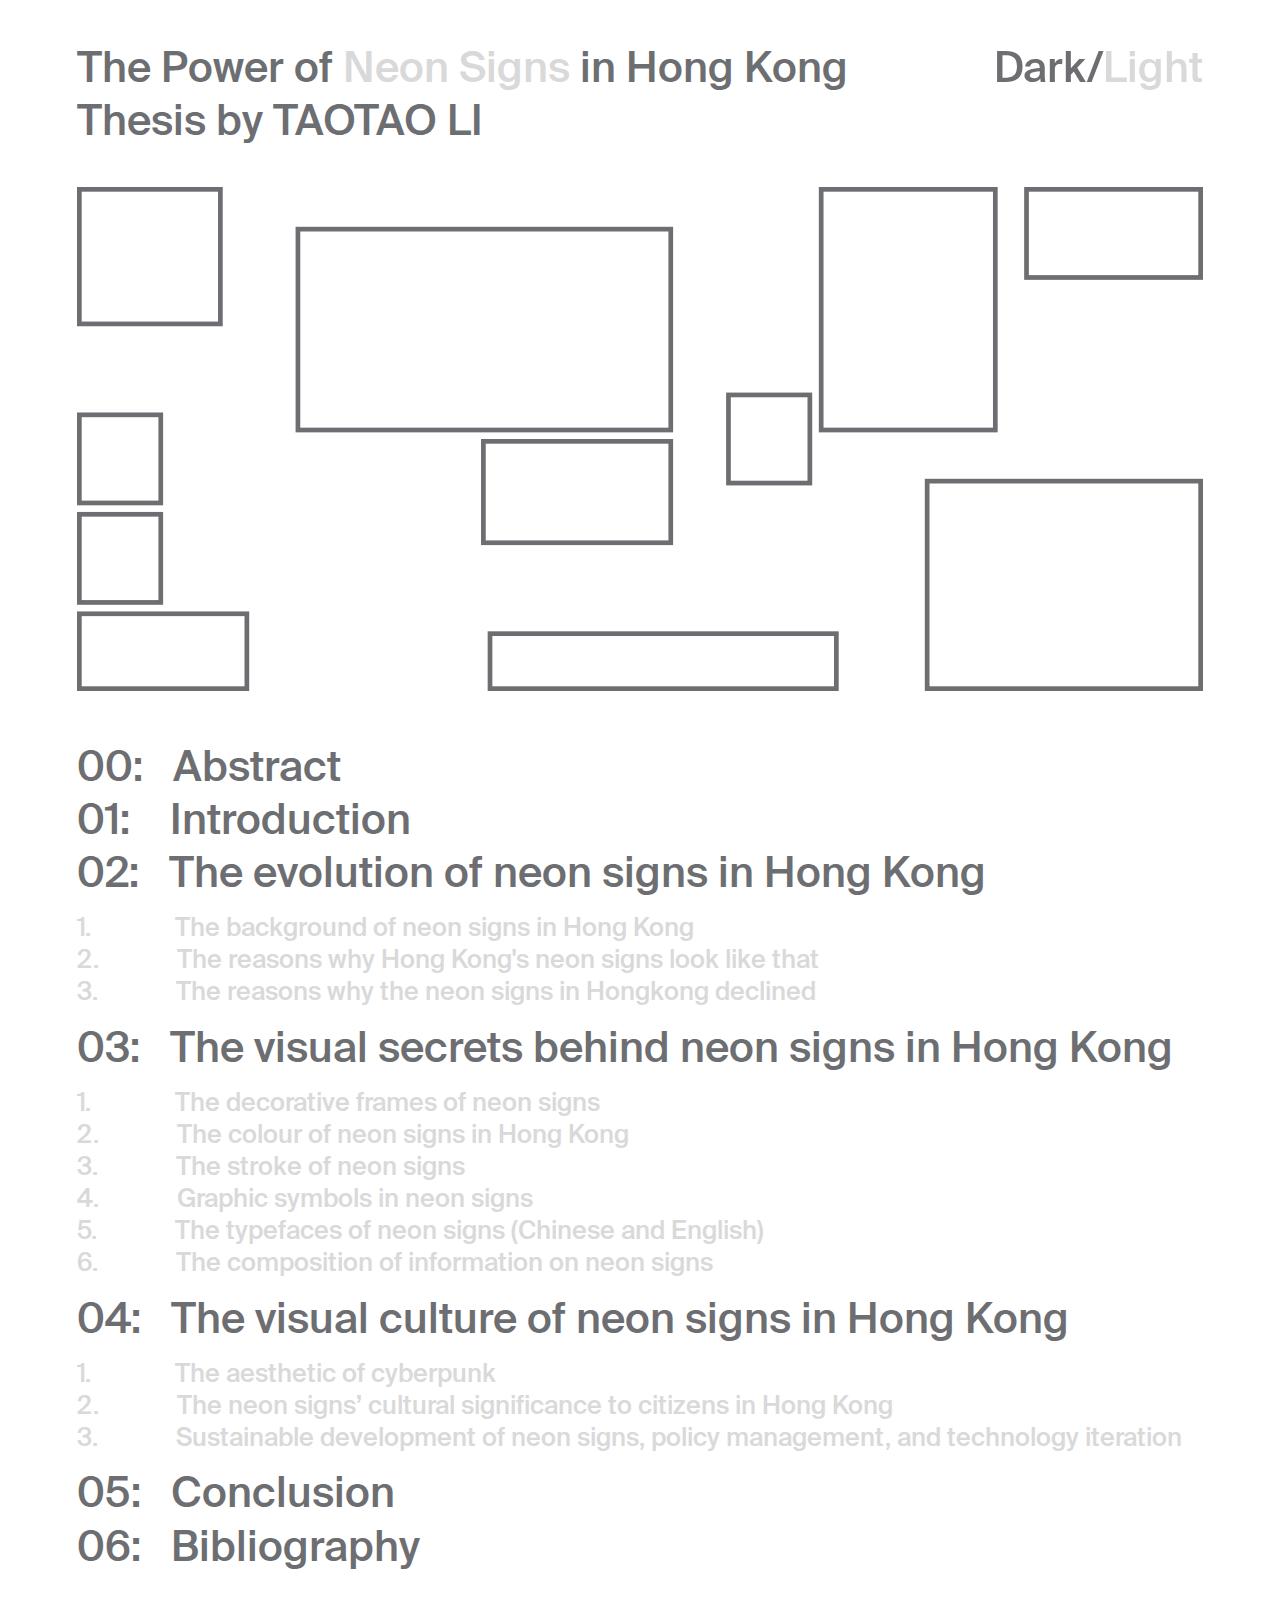
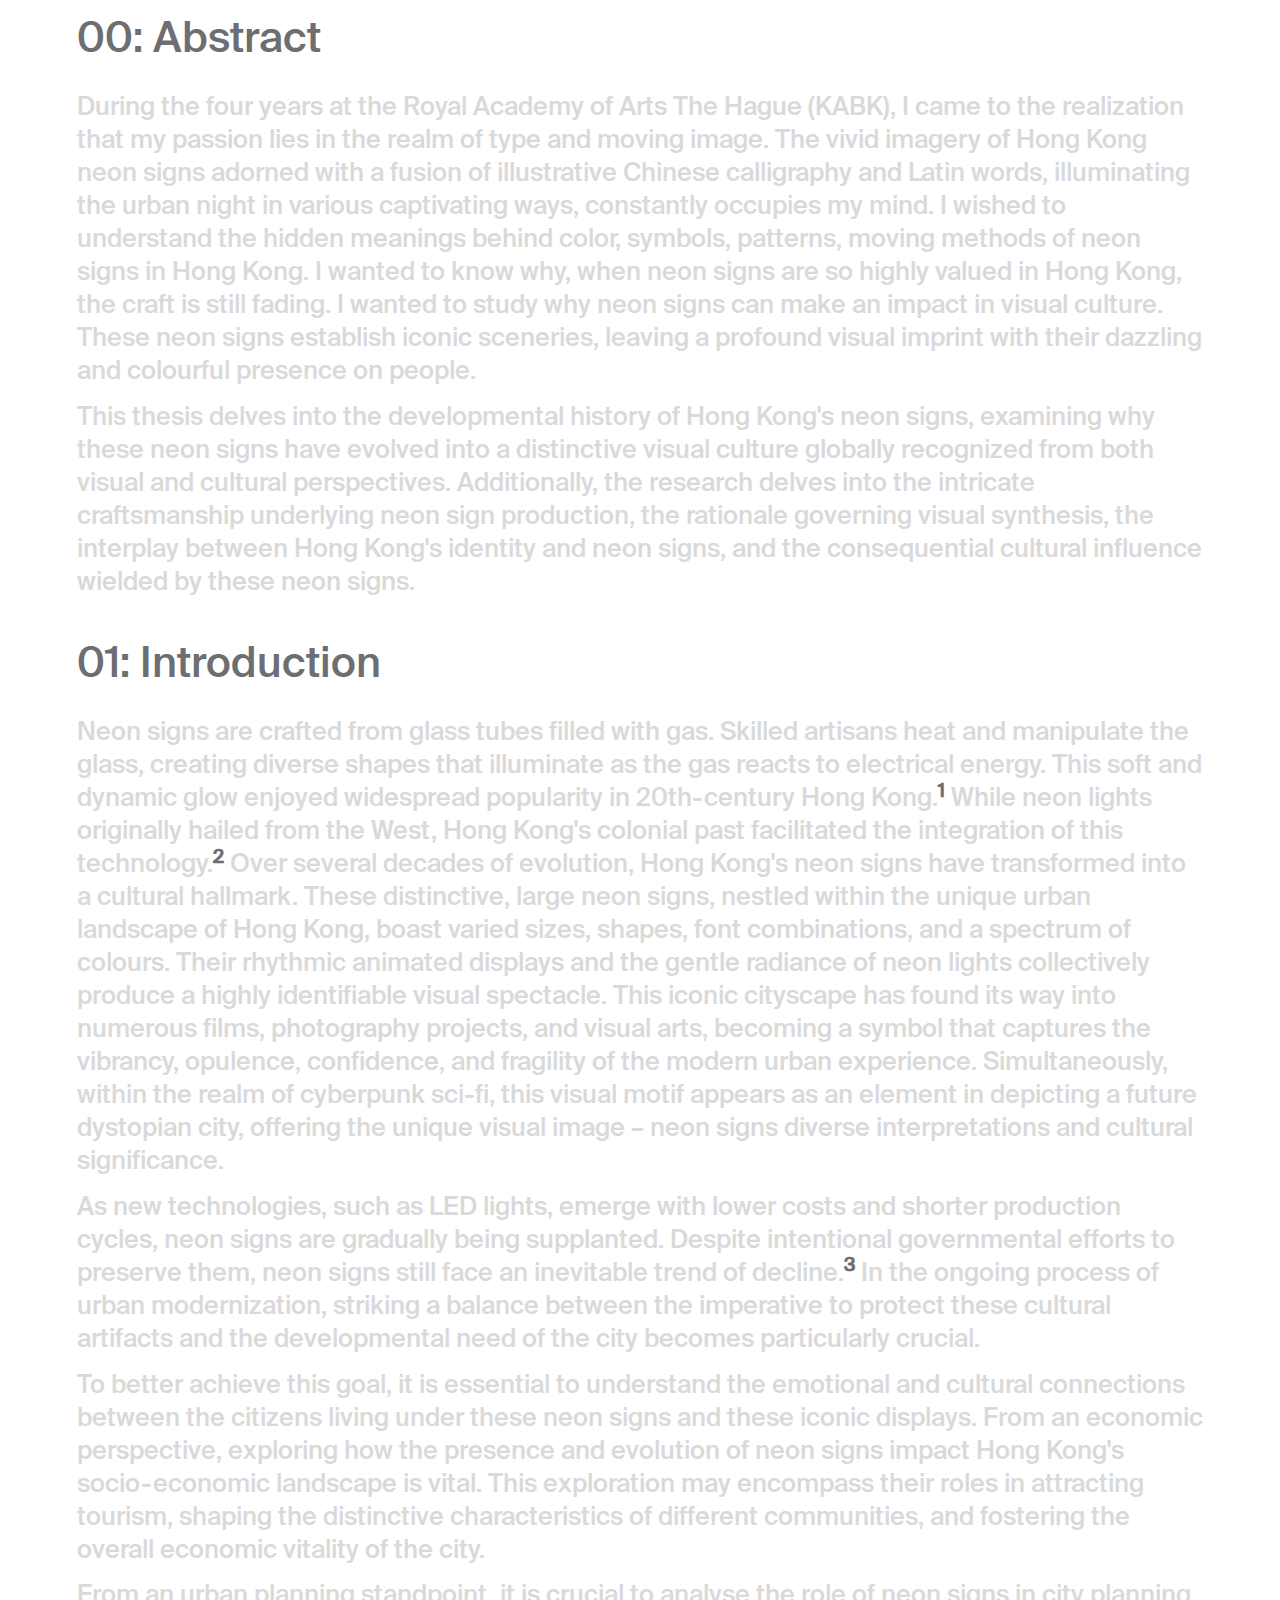
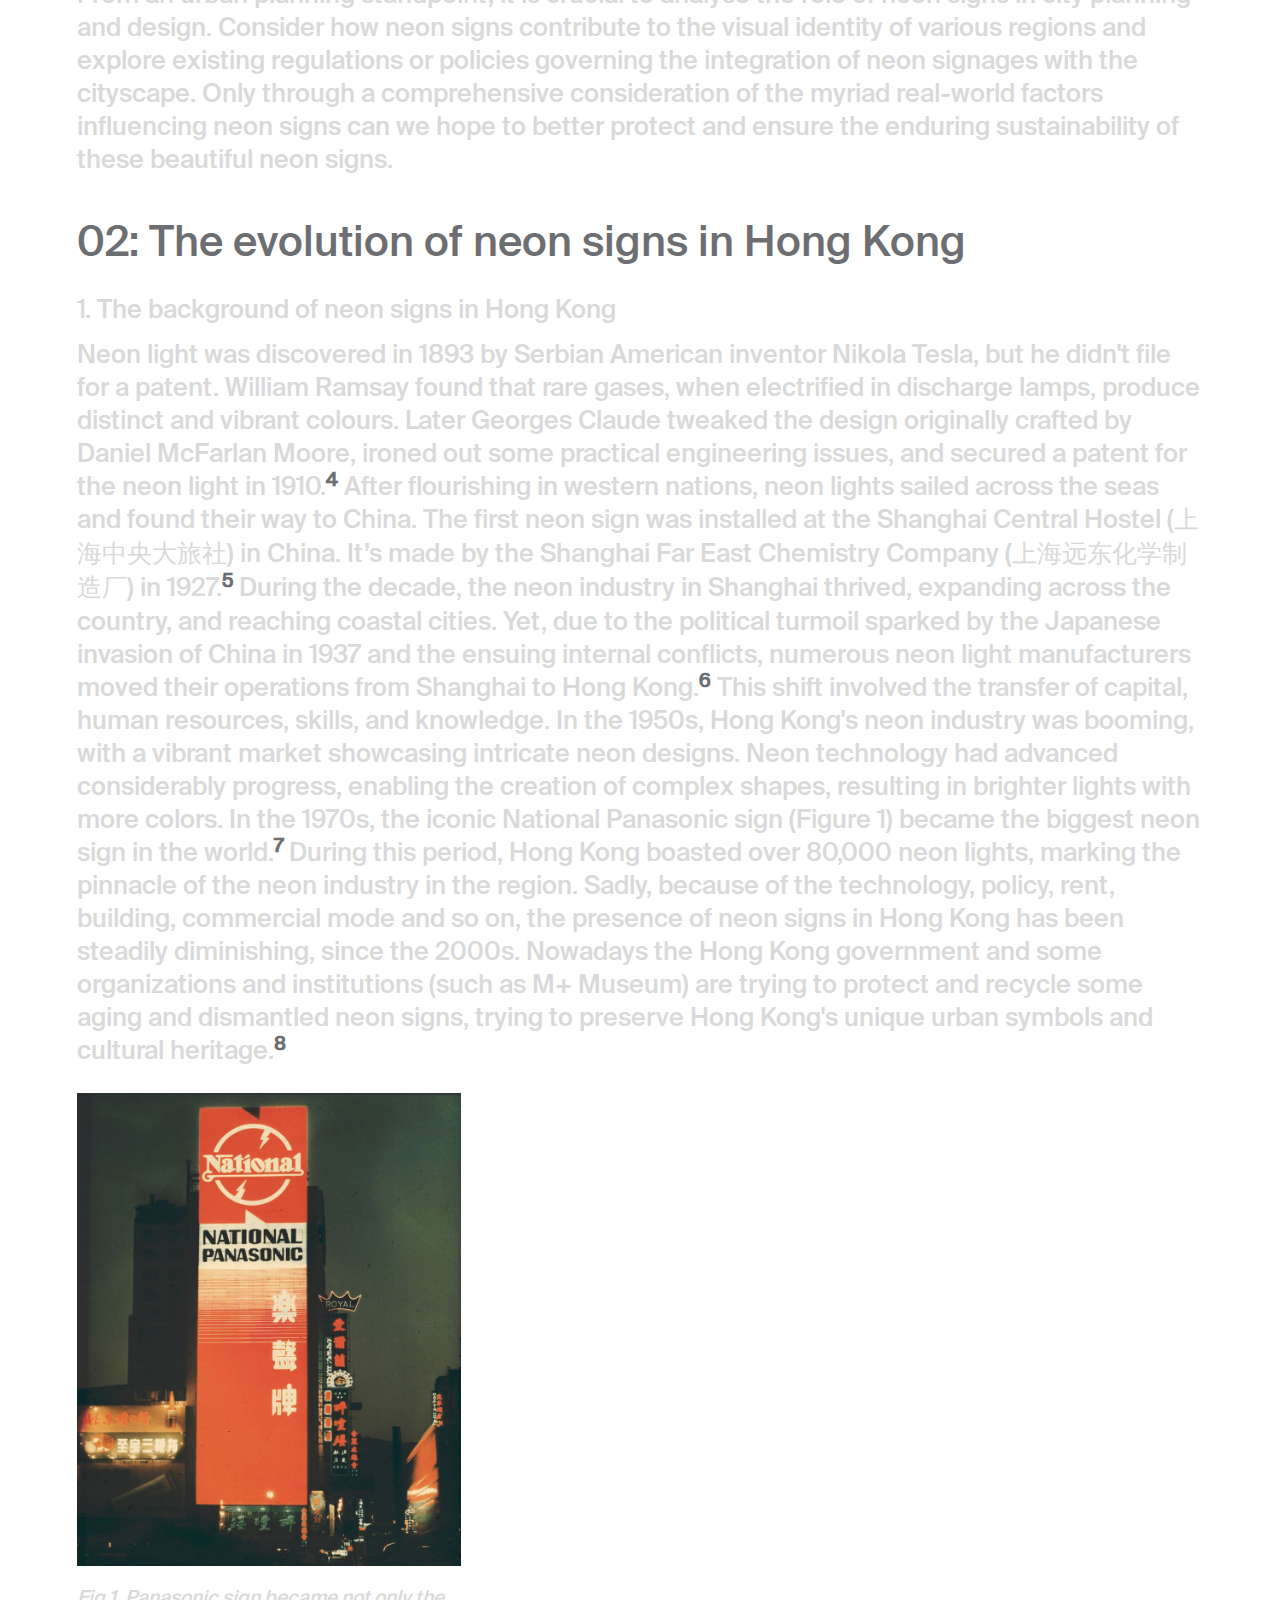
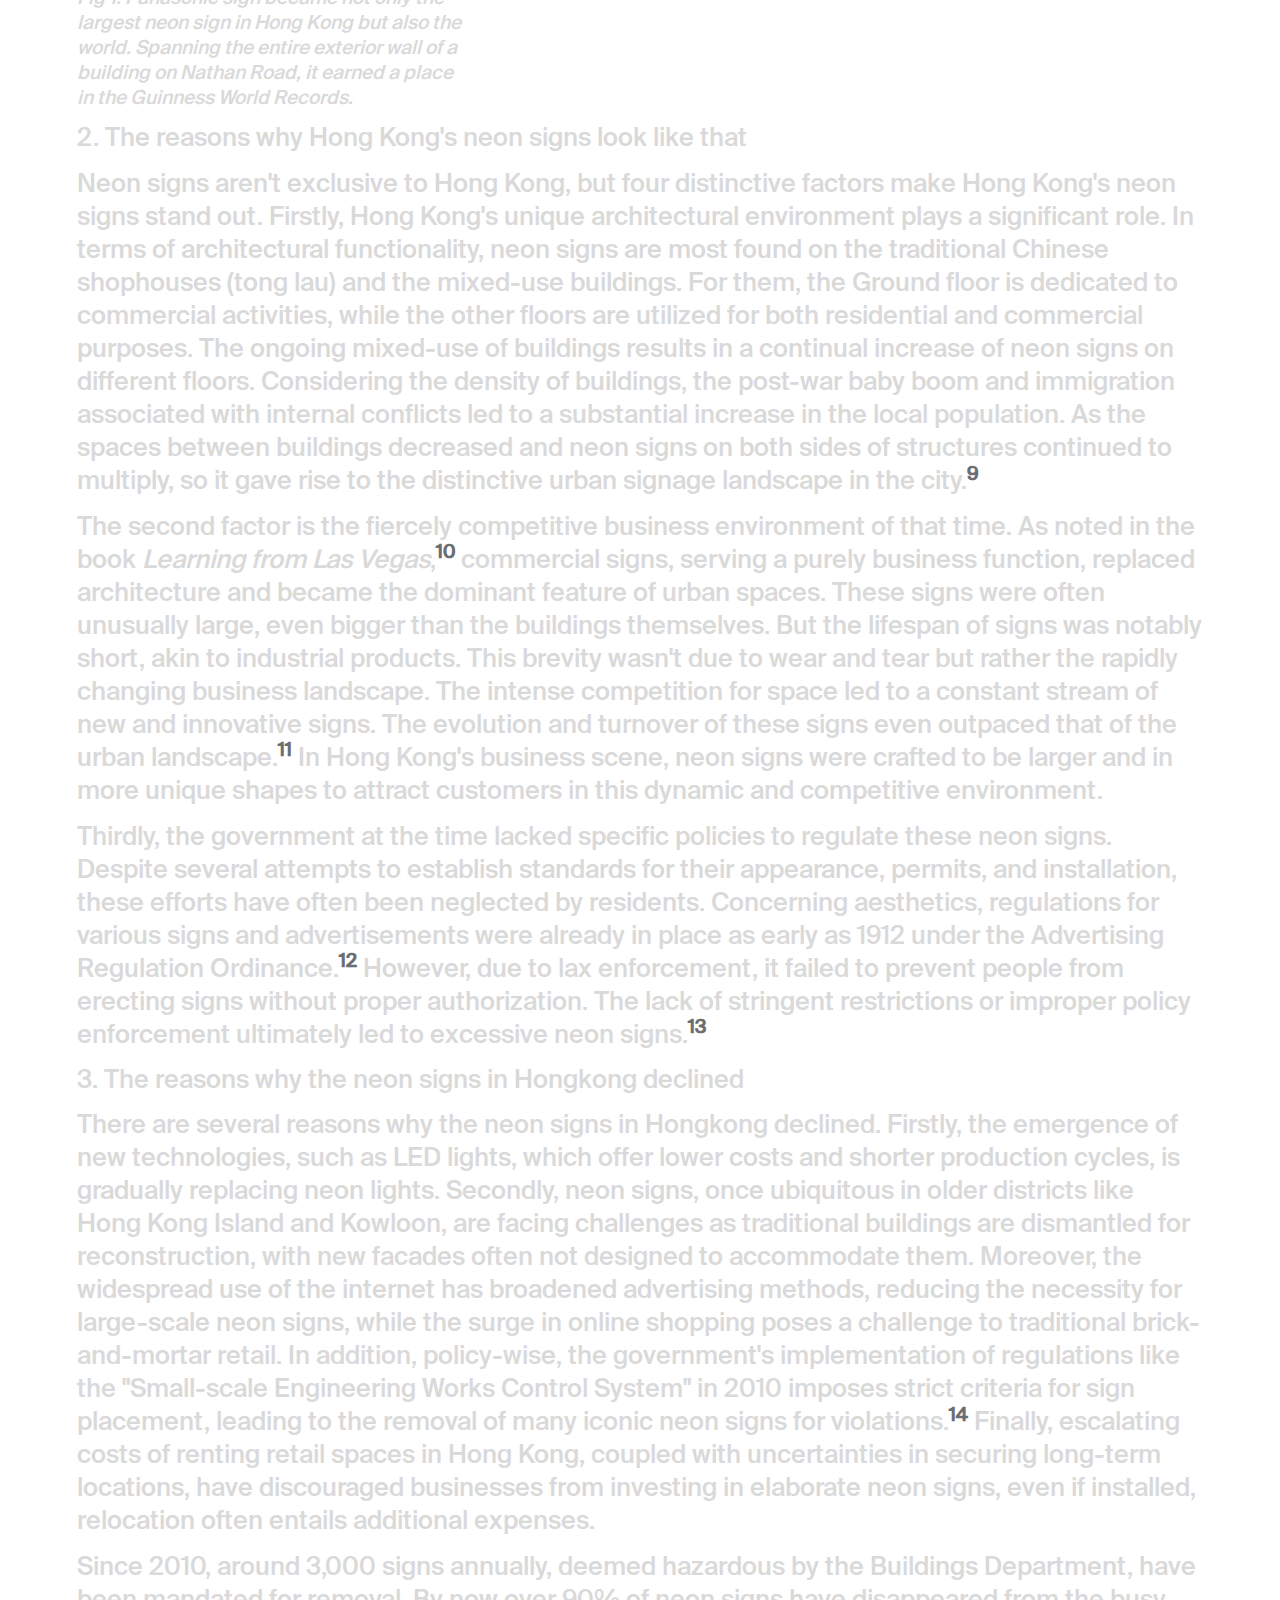
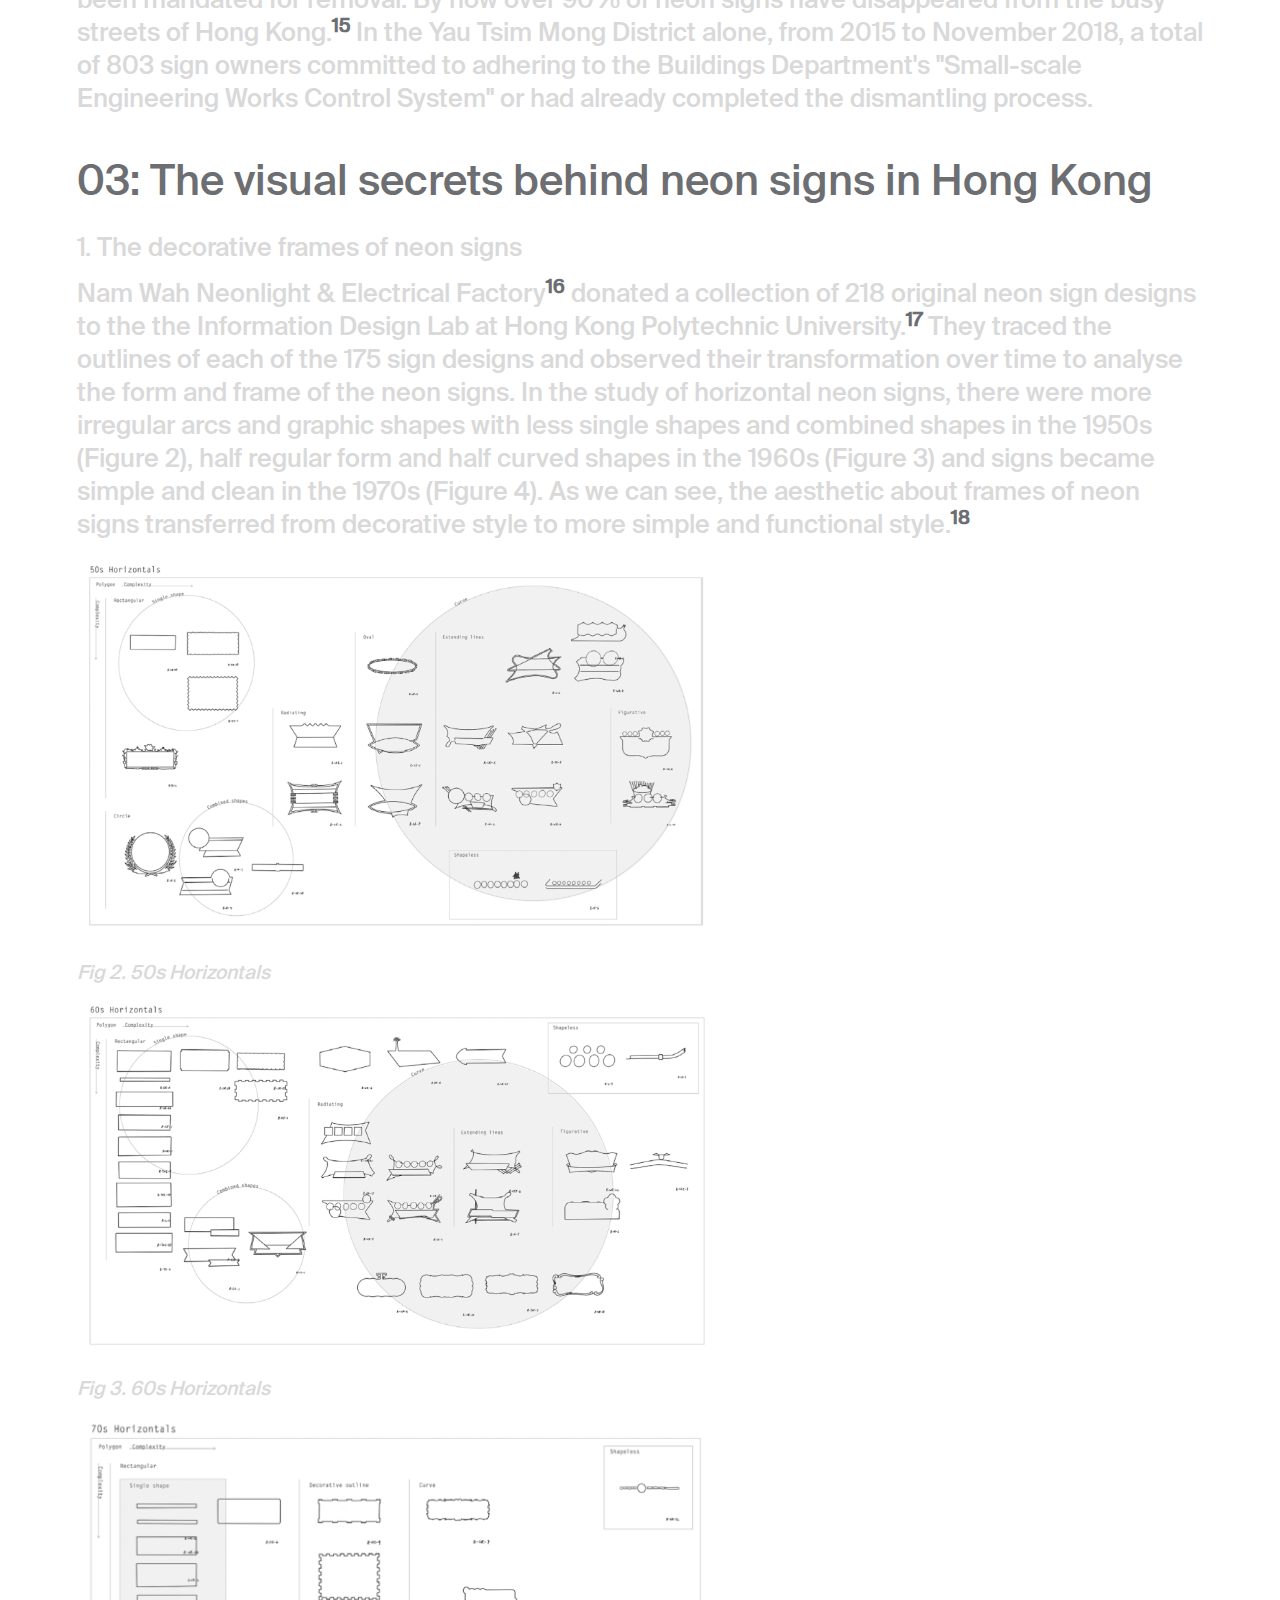
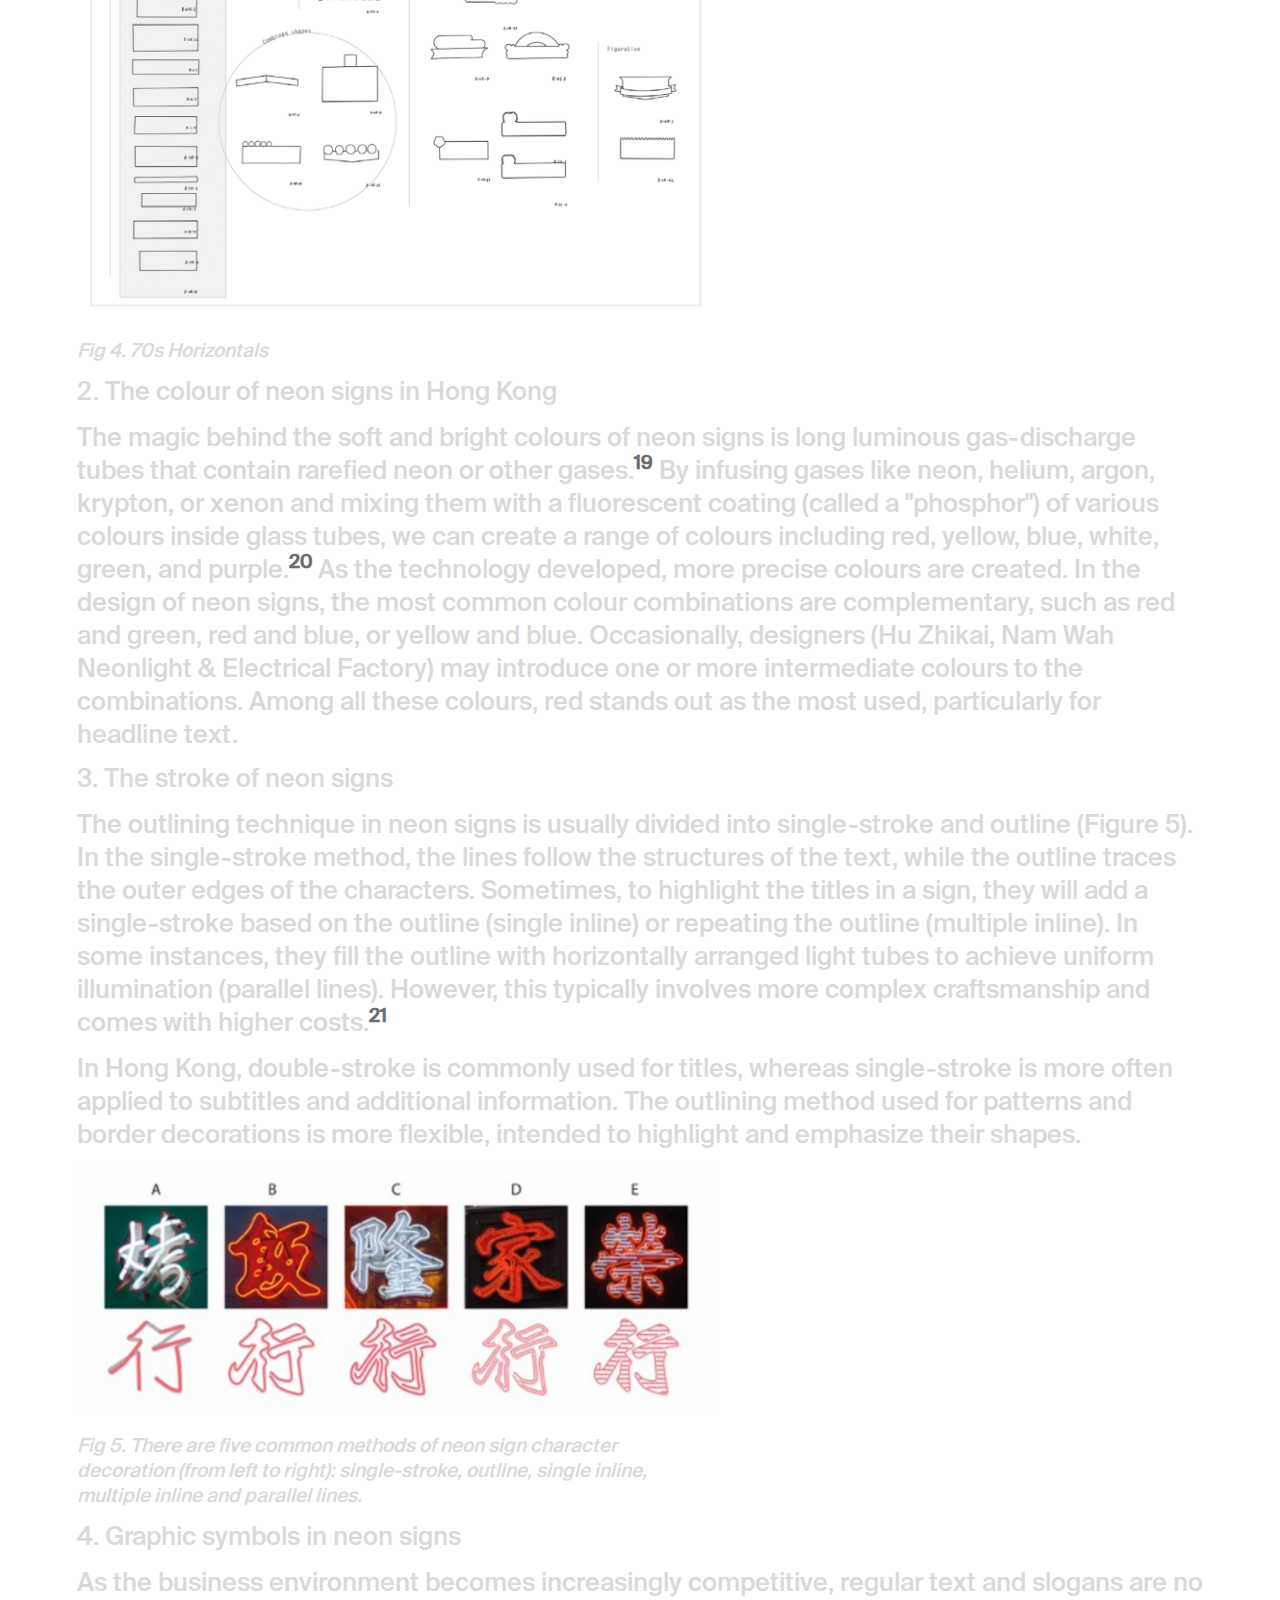
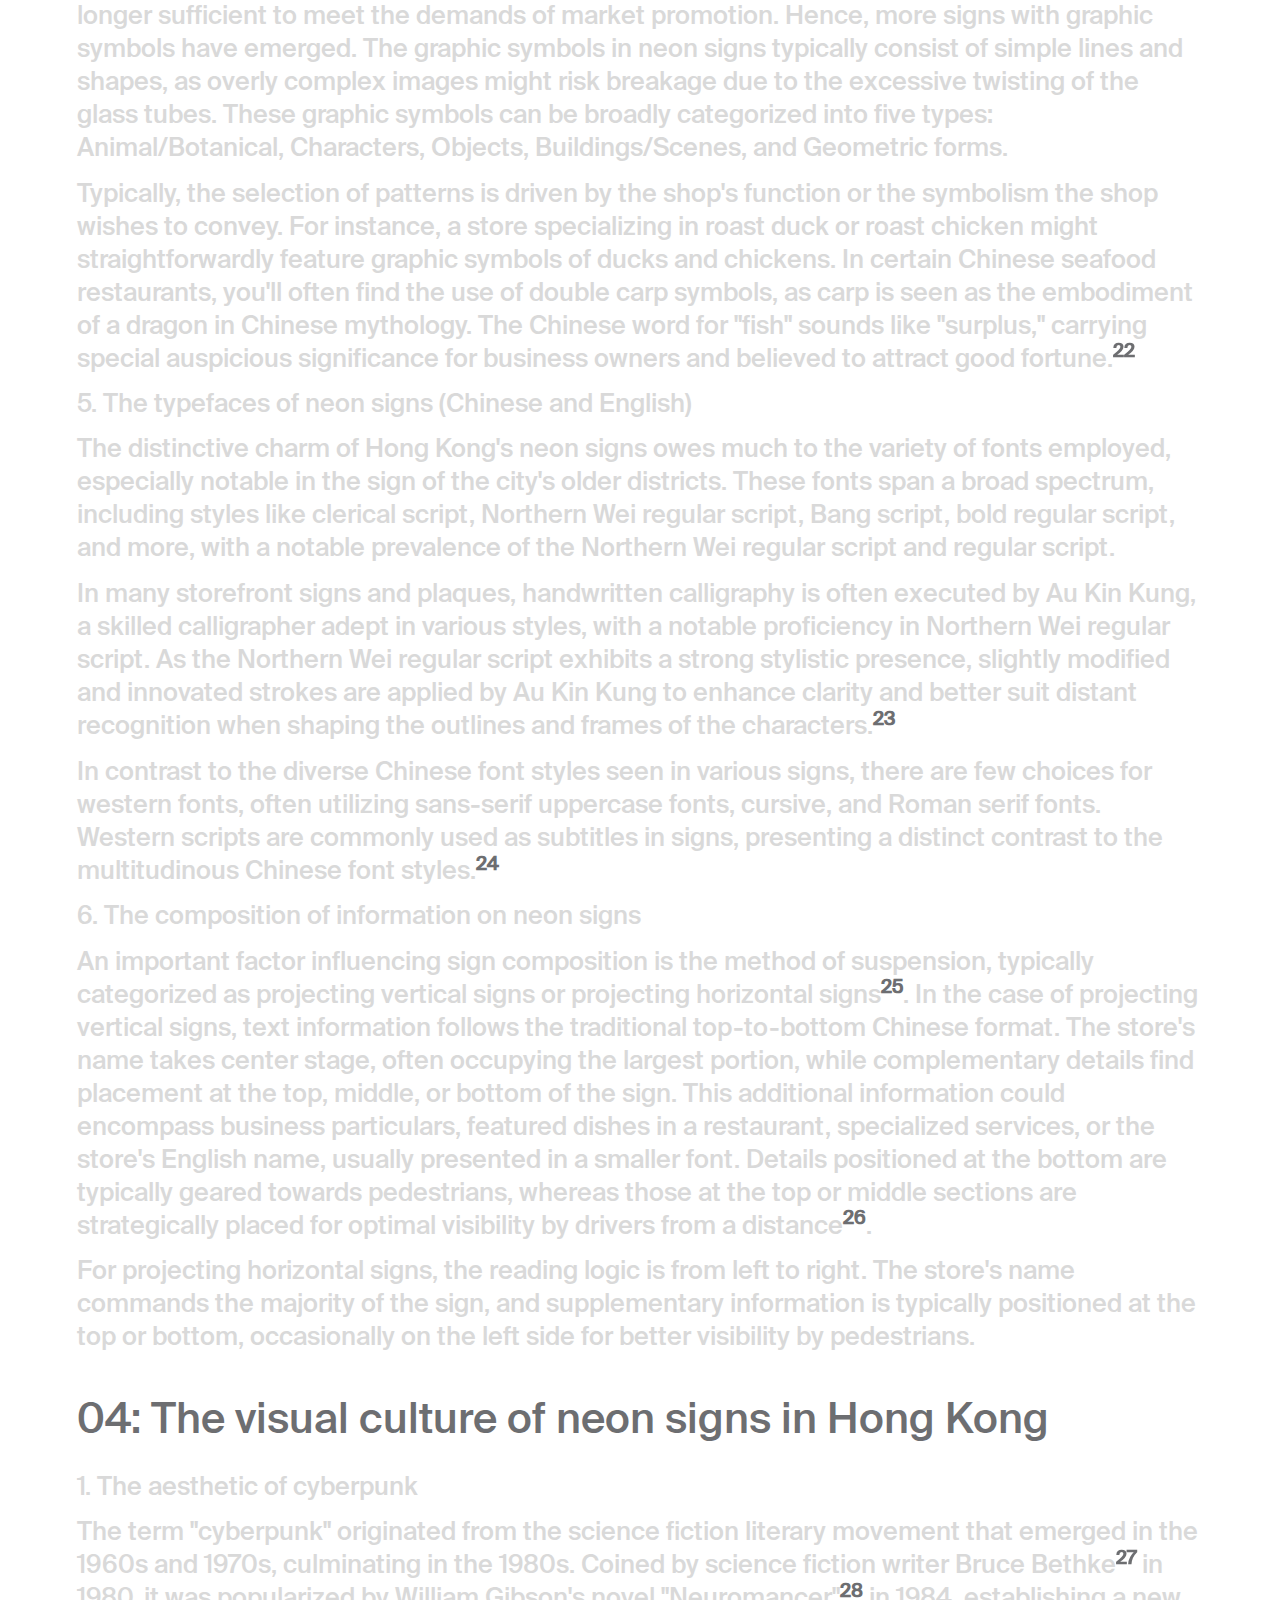
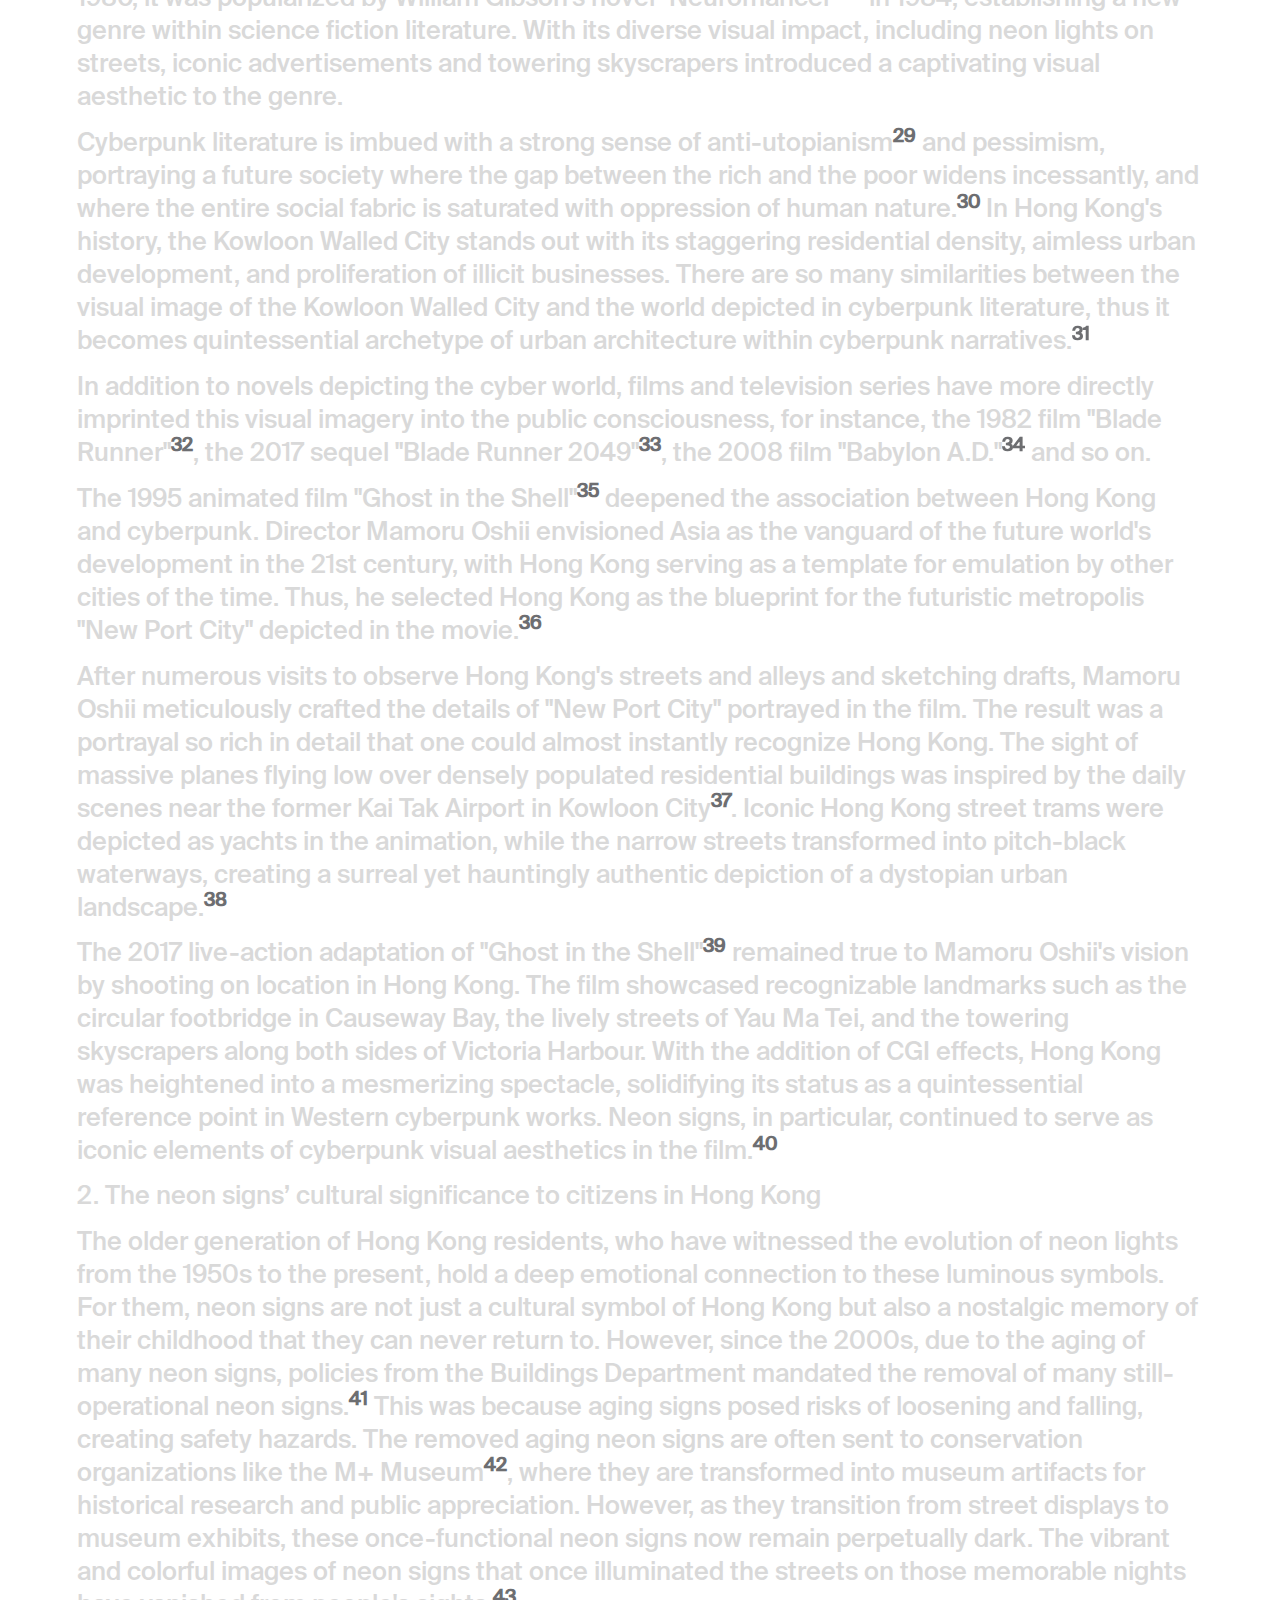
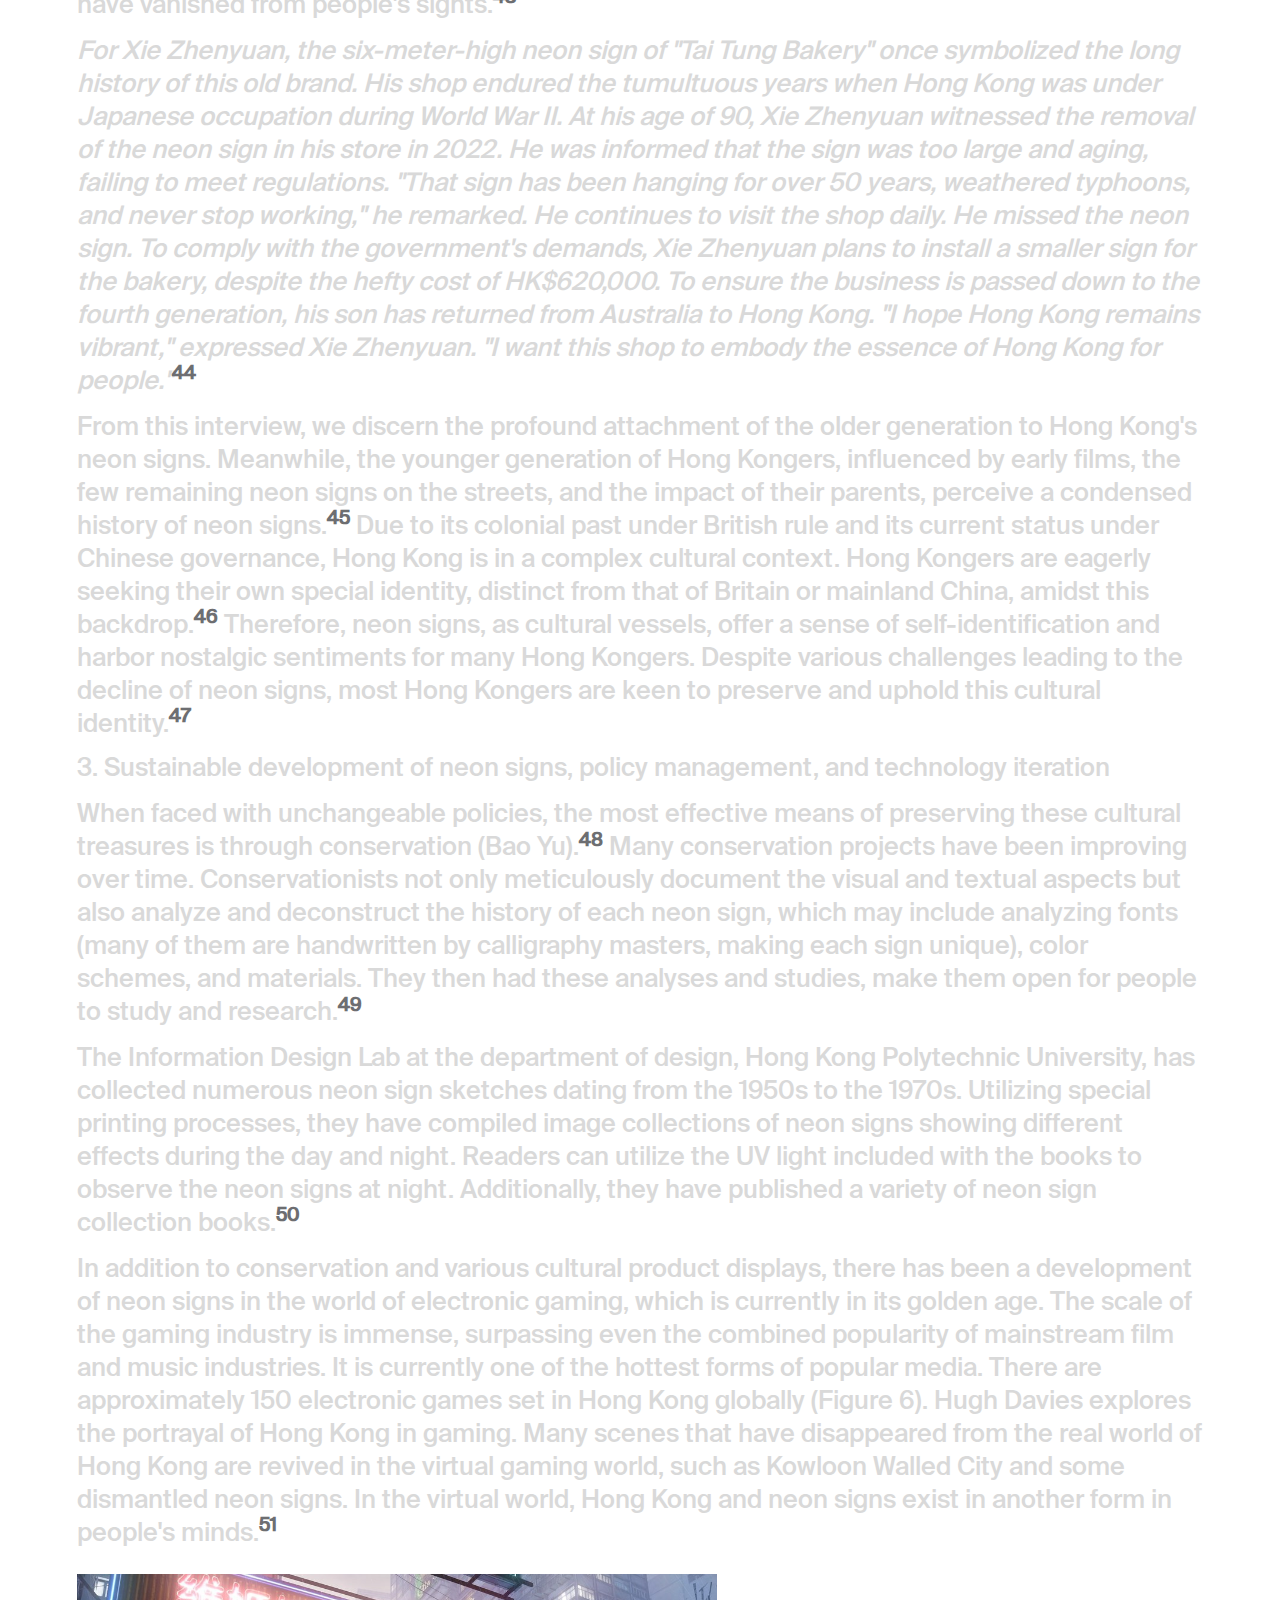
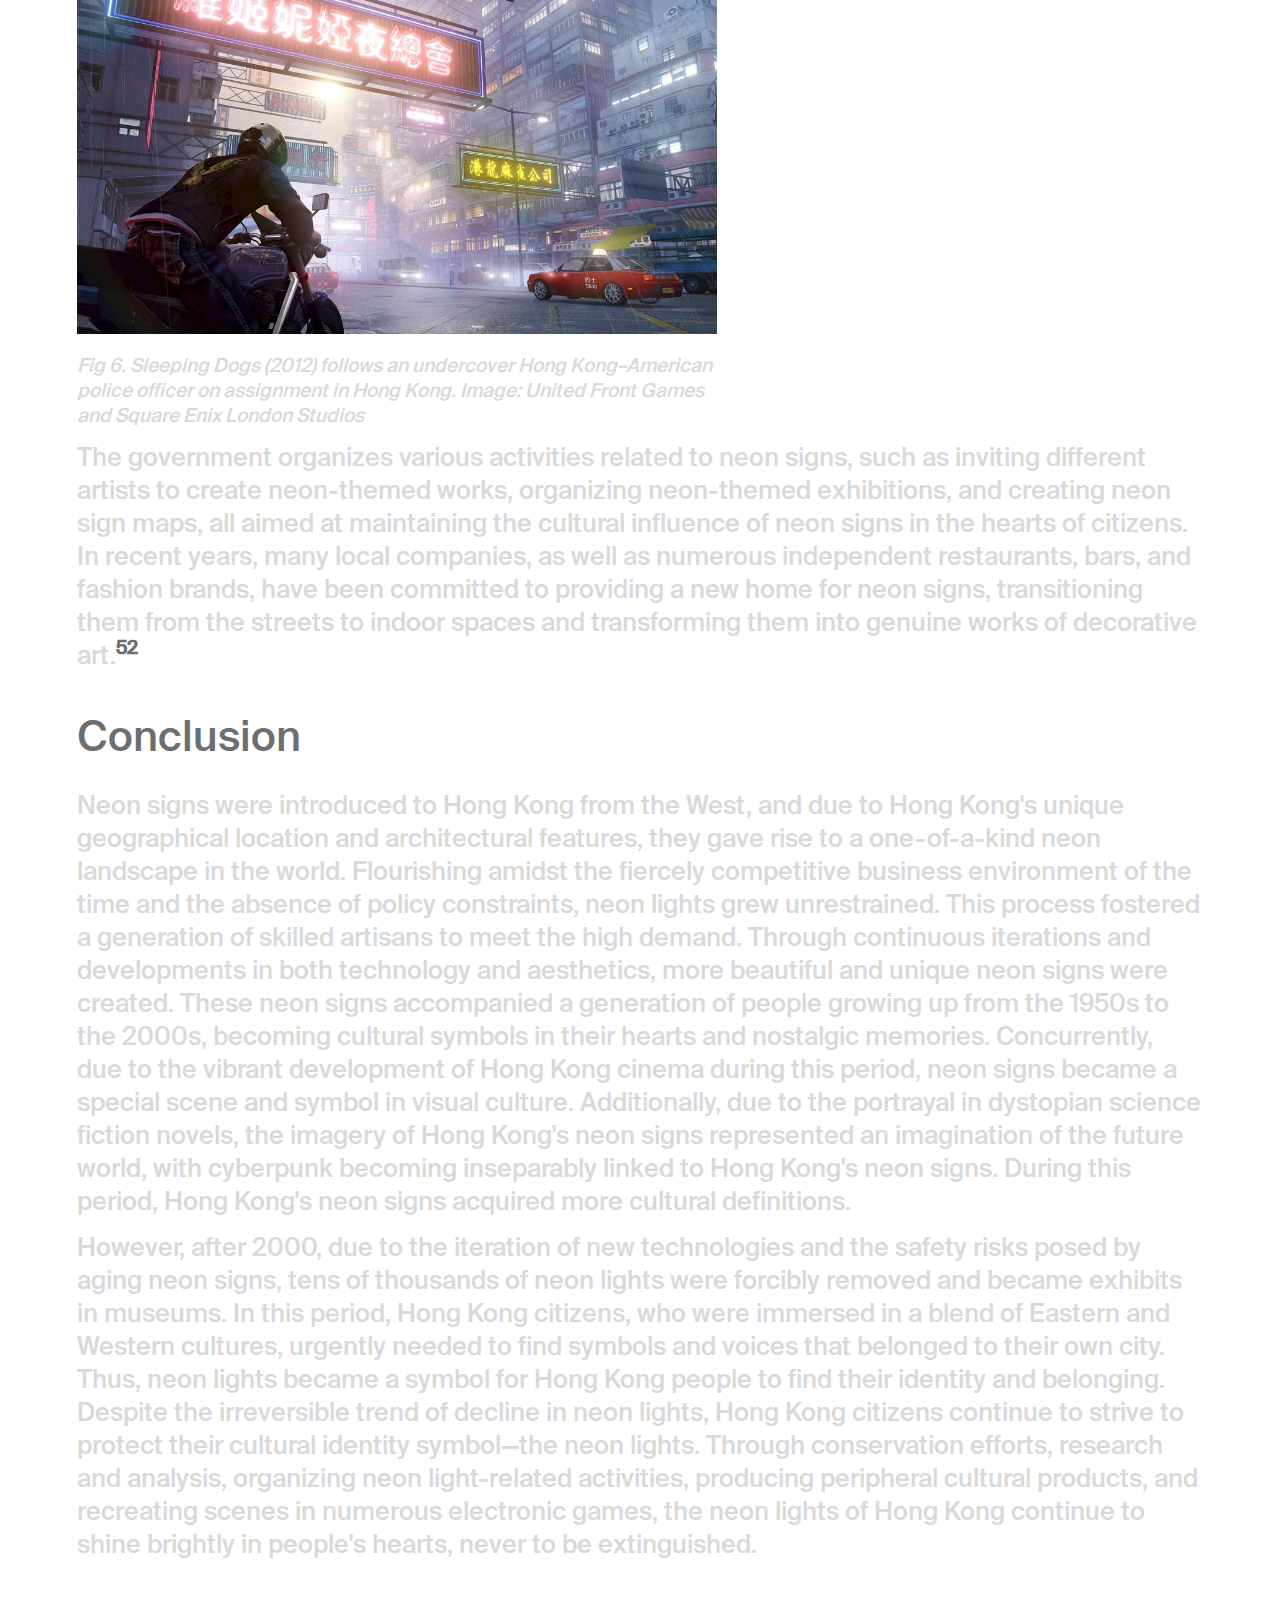
<file: index.html>
<!DOCTYPE html>

<html lang="en">

<head>

	<meta charset="utf-8">
	<meta name="viewport" content="width=device-width,initial-scale=1.0">

	<!-- meta tags, fill them with website meta infos -->
	<meta name="description" content="Description of your web page" />
	<meta name="keywords" content="Keyword 1, Keyword 2, Keyword 3, Keyword 4, Keyword 5 ..." />
	<meta name="author" content="Name of the author/owner of the webpage's content" />

	<!-- favicon, fill with a 512x512px .png image named 'favicon.png' -->
	<link rel="icon" href="assets/images/favicon/favicon.png" />

	<!-- website title, visible in the browser window and on link sharing -->
	<title>The Power of Neon Signs in Hong Kong</title>

	<!-- links for extensions and dependencies -->

	<!-- css -->
	<!-- first link your CSS dependences, here is normalize, a CSS 'reset' for cross-browser appearence uniformity -->
	<link rel="stylesheet" href="assets/css/normalize.css">
	<!-- you stylesheet -->
	<link rel="stylesheet" href="assets/css/style.css?ver=1.0" type="text/css">
	<title>The Power of Neon Signs in Hong Kong</title>
	<!-- js -->
	<!-- first link your javascript dependencies, here as an example is Jquery -->
	<script type="text/javascript" src="assets/js/jquery-3.6.0.min.js"></script>
	<!-- your function scripts -->
	<script type="text/javascript" src="assets/js/script.js?ver=1.0"></script>

</head>

<body>

	<!-- webpage content goes here -->

	<div class="page-wrapper">

		<header>
			<div class="navgroup">
				<p class="title_top"> The Power of <span class="title_lightgrey">Neon Signs</span> in Hong
					Kong<br>Thesis by TAOTAO LI</br></p>
				<p class="fixed"><a href="go-theses-24-taotao-liDark">Dark</a>/<a class="lightmode" href="index.html">Light</a></p>
				<img id="neonsigngrey" src="content/neonsigns.svg" alt="">
				<img id="neonsigngrey2" src="content/neonsigns2.svg" alt="">
			</div>
			<nav>
				<ul>
					<li><a href="#Abstract">00:&nbsp&nbsp&nbspAbstract</a></li>
				<li><a href="#Introduction">01:&nbsp&nbsp&nbsp&nbspIntroduction</a></li>
					<li><a href="#chapter-1">02:&nbsp&nbsp&nbspThe evolution of neon signs in Hong Kong</a>
						<ol>
							<li><a href="#chapter-1.1">1.&nbsp&nbsp&nbsp&nbsp&nbsp&nbsp&nbsp&nbsp&nbsp&nbsp&nbsp&nbsp&nbsp&nbspThe background of neon signs in Hong Kong</li>
							<li><a href="#chapter-1.2">2.&nbsp&nbsp&nbsp&nbsp&nbsp&nbsp&nbsp&nbsp&nbsp&nbsp&nbsp&nbsp&nbspThe reasons why Hong Kong's neon signs look like that</li>
							<li><a href="#chapter-1.3">3.&nbsp&nbsp&nbsp&nbsp&nbsp&nbsp&nbsp&nbsp&nbsp&nbsp&nbsp&nbsp&nbspThe reasons why the neon signs in Hongkong declined</li>
						</ol>
					</li>
					<li><a href="#chapter-2">03:&nbsp&nbsp&nbspThe visual secrets behind neon signs in Hong Kong</a>
						<ol>
							<li><a href="#chapter-2.1">1.&nbsp&nbsp&nbsp&nbsp&nbsp&nbsp&nbsp&nbsp&nbsp&nbsp&nbsp&nbsp&nbsp&nbspThe decorative frames of neon signs</li>
							<li><a href="#chapter-2.2">2.&nbsp&nbsp&nbsp&nbsp&nbsp&nbsp&nbsp&nbsp&nbsp&nbsp&nbsp&nbsp&nbspThe colour of neon signs in Hong Kong</li>
							<li><a href="#chapter-2.3">3.&nbsp&nbsp&nbsp&nbsp&nbsp&nbsp&nbsp&nbsp&nbsp&nbsp&nbsp&nbsp&nbspThe stroke of neon signs</li>
							<li><a href="#chapter-2.4">4.&nbsp&nbsp&nbsp&nbsp&nbsp&nbsp&nbsp&nbsp&nbsp&nbsp&nbsp&nbsp&nbspGraphic symbols in neon signs</li>
							<li><a href="#chapter-2.5">5.&nbsp&nbsp&nbsp&nbsp&nbsp&nbsp&nbsp&nbsp&nbsp&nbsp&nbsp&nbsp&nbspThe typefaces of neon signs (Chinese and English)</li>
						    <li><a href="#chapter-2.6">6.&nbsp&nbsp&nbsp&nbsp&nbsp&nbsp&nbsp&nbsp&nbsp&nbsp&nbsp&nbsp&nbspThe composition of information on neon signs</li>

						</ol>
					</li>
					<li><a href="#chapter-3">04:&nbsp&nbsp&nbspThe visual culture of neon signs in Hong Kong</a>
						<ol>
							<li><a href="#chapter-3.1">1.&nbsp&nbsp&nbsp&nbsp&nbsp&nbsp&nbsp&nbsp&nbsp&nbsp&nbsp&nbsp&nbsp&nbspThe aesthetic of cyberpunk</li>
							<li><a href="#chapter-3.2">2.&nbsp&nbsp&nbsp&nbsp&nbsp&nbsp&nbsp&nbsp&nbsp&nbsp&nbsp&nbsp&nbspThe neon signs’ cultural significance to citizens in Hong Kong</li>
							<li><a href="#chapter-3.3">3.&nbsp&nbsp&nbsp&nbsp&nbsp&nbsp&nbsp&nbsp&nbsp&nbsp&nbsp&nbsp&nbspSustainable development of neon signs, policy management, and technology
								iteration</li>
						</ol>
					</li>
					<li><a href="#Conclusion">05:&nbsp&nbsp&nbspConclusion</a></li>
					<li><a href="#Bibliography">06:&nbsp&nbsp&nbspBibliography</a></li>
				</ul>
			</nav>

		</header>

		<main>

			<h2 id="Abstract">00: Abstract</h2>

			<p>During the four years at the Royal Academy of Arts The Hague (KABK),
				I came to the realization that my passion lies in the realm of type and
				moving image. The vivid imagery of Hong Kong neon signs adorned with a
				fusion of illustrative Chinese calligraphy and Latin words, illuminating
				the urban night in various captivating ways, constantly occupies my
				mind. I wished to understand the hidden meanings behind color, symbols,
				patterns, moving methods of neon signs in Hong Kong. I wanted to know
				why, when neon signs are so highly valued in Hong Kong, the craft is
				still fading. I wanted to study why neon signs can make an impact in
				visual culture. These neon signs establish iconic sceneries, leaving a
				profound visual imprint with their dazzling and colourful presence on
				people.</p>
			<p>This thesis delves into the developmental history of Hong Kong's neon
				signs, examining why these neon signs have evolved into a distinctive
				visual culture globally recognized from both visual and cultural
				perspectives. Additionally, the research delves into the intricate
				craftsmanship underlying neon sign production, the rationale governing
				visual synthesis, the interplay between Hong Kong's identity and neon
				signs, and the consequential cultural influence wielded by these neon
				signs.</p>

			<h2 id="Introduction">01: Introduction</h2>

			<p>Neon signs are crafted from glass tubes filled with gas. Skilled
				artisans heat and manipulate the glass, creating diverse shapes that
				illuminate as the gas reacts to electrical energy. This soft and dynamic
				glow enjoyed widespread popularity in 20th-century Hong Kong.<a href="#fn1" class="footnote-ref"
					id="fnref1" role="doc-noteref"><sup>1</sup></a> While neon lights originally hailed
				from the West, Hong Kong's colonial past facilitated the integration of
				this technology.<a href="#fn2" class="footnote-ref" id="fnref2" role="doc-noteref"><sup>2</sup></a> Over
				several decades of evolution,
				Hong Kong's neon signs have transformed into a cultural hallmark. These
				distinctive, large neon signs, nestled within the unique urban landscape
				of Hong Kong, boast varied sizes, shapes, font combinations, and a
				spectrum of colours. Their rhythmic animated displays and the gentle
				radiance of neon lights collectively produce a highly identifiable
				visual spectacle. This iconic cityscape has found its way into numerous
				films, photography projects, and visual arts, becoming a symbol that
				captures the vibrancy, opulence, confidence, and fragility of the modern
				urban experience. Simultaneously, within the realm of cyberpunk sci-fi,
				this visual motif appears as an element in depicting a future dystopian
				city, offering the unique visual image – neon signs diverse
				interpretations and cultural significance.</p>
			<p>As new technologies, such as LED lights, emerge with lower costs and
				shorter production cycles, neon signs are gradually being supplanted.
				Despite intentional governmental efforts to preserve them, neon signs
				still face an inevitable trend of decline.<a href="#fn3" class="footnote-ref" id="fnref3"
					role="doc-noteref"><sup>3</sup></a> In
				the ongoing process of urban modernization, striking a balance between
				the imperative to protect these cultural artifacts and the developmental
				need of the city becomes particularly crucial.</p>
			<p>To better achieve this goal, it is essential to understand the
				emotional and cultural connections between the citizens living under
				these neon signs and these iconic displays. From an economic
				perspective, exploring how the presence and evolution of neon signs
				impact Hong Kong's socio-economic landscape is vital. This exploration
				may encompass their roles in attracting tourism, shaping the distinctive
				characteristics of different communities, and fostering the overall
				economic vitality of the city.</p>
			<p>From an urban planning standpoint, it is crucial to analyse the role
				of neon signs in city planning and design. Consider how neon signs
				contribute to the visual identity of various regions and explore
				existing regulations or policies governing the integration of neon
				signages with the cityscape. Only through a comprehensive consideration
				of the myriad real-world factors influencing neon signs can we hope to
				better protect and ensure the enduring sustainability of these beautiful
				neon signs.</p>

			<h2 id="chapter-1">02: The evolution of neon signs in Hong Kong</h2>



				<ol id="chapter-1.1">1. The background of neon signs in Hong Kong</ol>

			<!-- <summary>
				<ol id="chapter-1.1">1. The background of neon signs in Hong Kong</ol>
			</summary> -->

			<p>Neon light was discovered in 1893 by Serbian American inventor Nikola
				Tesla, but he didn't file for a patent. William Ramsay found that rare
				gases, when electrified in discharge lamps, produce distinct and vibrant
				colours. Later Georges Claude tweaked the design originally crafted by
				Daniel McFarlan Moore, ironed out some practical engineering issues, and
				secured a patent for the neon light in 1910.<a href="#fn4" class="footnote-ref" id="fnref4"
					role="doc-noteref"><sup>4</sup></a>
				After flourishing in western nations, neon lights sailed across the seas
				and found their way to China. The first neon sign was installed at the
				Shanghai Central Hostel (上海中央大旅社) in China. It’s made by the
				Shanghai Far East Chemistry Company (上海远东化学制造厂) in 1927.<a href="#fn5" class="footnote-ref" id="fnref5"
					role="doc-noteref"><sup>5</sup></a> During the decade, the neon industry
				in Shanghai thrived, expanding across the country, and reaching coastal
				cities. Yet, due to the political turmoil sparked by the Japanese
				invasion of China in 1937 and the ensuing internal conflicts, numerous
				neon light manufacturers moved their operations from Shanghai to Hong
				Kong.<a href="#fn6" class="footnote-ref" id="fnref6" role="doc-noteref"><sup>6</sup></a> This shift
				involved the transfer of
				capital, human resources, skills, and knowledge. In the 1950s, Hong
				Kong's neon industry was booming, with a vibrant market showcasing
				intricate neon designs. Neon technology had advanced considerably
				progress, enabling the creation of complex shapes, resulting in brighter
				lights with more colors. In the 1970s, the iconic National Panasonic
				sign (<strong>Figure 1</strong>) became the biggest neon sign in the
				world.<a href="#fn7" class="footnote-ref" id="fnref7" role="doc-noteref"><sup>7</sup></a> During this
				period, Hong Kong
				boasted over 80,000 neon lights, marking the pinnacle of the neon
				industry in the region. Sadly, because of the technology, policy, rent,
				building, commercial mode and so on, the presence of neon signs in Hong
				Kong has been steadily diminishing, since the 2000s. Nowadays the Hong
				Kong government and some organizations and institutions (such as M+
				Museum) are trying to protect and recycle some aging and dismantled neon
				signs, trying to preserve Hong Kong's unique urban symbols and cultural
				heritage.<a href="#fn8" class="footnote-ref" id="fnref8" role="doc-noteref"><sup>8</sup></a></p>

			<figure class="figure01">

				<a href="content/panasonic-small.jpg" target="_blank">
					<img src="content/panasonic-small.jpg" alt="Panasonic sign" width="100%" height="auto">
				</a>

				<figcaption>

					<p>
						<em>Fig 1. Panasonic sign became not only the largest neon sign in Hong Kong but also the
							world. Spanning the entire exterior wall of a building on Nathan Road, it earned a place
							in the Guinness World Records.</em>
					</p>

				</figcaption>

			</figure>


			
				<ol id="chapter-1.2">2. The reasons why Hong Kong's neon signs look like that</ol>
			

			<p>Neon signs aren't exclusive to Hong Kong, but four distinctive
				factors make Hong Kong's neon signs stand out. Firstly, Hong Kong's
				unique architectural environment plays a significant role. In terms of
				architectural functionality, neon signs are most found on the
				traditional Chinese shophouses (tong lau) and the mixed-use buildings.
				For them, the Ground floor is dedicated to commercial activities, while
				the other floors are utilized for both residential and commercial
				purposes. The ongoing mixed-use of buildings results in a continual
				increase of neon signs on different floors. Considering the density of
				buildings, the post-war baby boom and immigration associated with
				internal conflicts led to a substantial increase in the local
				population. As the spaces between buildings decreased and neon signs on
				both sides of structures continued to multiply, so it gave rise to the
				distinctive urban signage landscape in the city.<a href="#fn9" class="footnote-ref" id="fnref9"
					role="doc-noteref"><sup>9</sup></a></p>
			<p>The second factor is the fiercely competitive business environment of
				that time. As noted in the book <strong><em>Learning from Las
						Vegas</em></strong>,<a href="#fn10" class="footnote-ref" id="fnref10"
					role="doc-noteref"><sup>10</sup></a> commercial signs, serving a purely
				business function, replaced architecture and became the dominant feature
				of urban spaces. These signs were often unusually large, even bigger
				than the buildings themselves. But the lifespan of signs was notably
				short, akin to industrial products. This brevity wasn't due to wear and
				tear but rather the rapidly changing business landscape. The intense
				competition for space led to a constant stream of new and innovative
				signs. The evolution and turnover of these signs even outpaced that of
				the urban landscape.<a href="#fn11" class="footnote-ref" id="fnref11"
					role="doc-noteref"><sup>11</sup></a> In Hong Kong's business scene, neon
				signs were crafted to be larger and in more unique shapes to attract
				customers in this dynamic and competitive environment.</p>
			<p>Thirdly, the government at the time lacked specific policies to
				regulate these neon signs. Despite several attempts to establish
				standards for their appearance, permits, and installation, these efforts
				have often been neglected by residents. Concerning aesthetics,
				regulations for various signs and advertisements were already in place
				as early as 1912 under the Advertising Regulation Ordinance.<a href="#fn12" class="footnote-ref"
					id="fnref12" role="doc-noteref"><sup>12</sup></a> However, due to lax enforcement, it
				failed to prevent people from erecting signs without proper
				authorization. The lack of stringent restrictions or improper policy
				enforcement ultimately led to excessive neon signs.<a href="#fn13" class="footnote-ref" id="fnref13"
					role="doc-noteref"><sup>13</sup></a></p>



			
				<ol id="chapter-1.3">3. The reasons why the neon signs in Hongkong declined</ol>
			
			<p>There are several reasons why the neon signs in Hongkong declined.
				Firstly, the emergence of new technologies, such as LED lights, which
				offer lower costs and shorter production cycles, is gradually replacing
				neon lights. Secondly, neon signs, once ubiquitous in older districts
				like Hong Kong Island and Kowloon, are facing challenges as traditional
				buildings are dismantled for reconstruction, with new facades often not
				designed to accommodate them. Moreover, the widespread use of the
				internet has broadened advertising methods, reducing the necessity for
				large-scale neon signs, while the surge in online shopping poses a
				challenge to traditional brick-and-mortar retail. In addition,
				policy-wise, the government's implementation of regulations like the
				"Small-scale Engineering Works Control System" in 2010 imposes strict
				criteria for sign placement, leading to the removal of many iconic neon
				signs for violations.<a href="#fn14" class="footnote-ref" id="fnref14"
					role="doc-noteref"><sup>14</sup></a> Finally, escalating costs of
				renting retail spaces in Hong Kong, coupled with uncertainties in
				securing long-term locations, have discouraged businesses from investing
				in elaborate neon signs, even if installed, relocation often entails
				additional expenses.</p>
			<p>Since 2010, around 3,000 signs annually, deemed hazardous by the
				Buildings Department, have been mandated for removal. By now over 90% of
				neon signs have disappeared from the busy streets of Hong Kong.<a href="#fn15" class="footnote-ref"
					id="fnref15" role="doc-noteref"><sup>15</sup></a> In the Yau Tsim Mong District
				alone, from 2015 to November 2018, a total of 803 sign owners committed
				to adhering to the Buildings Department's "Small-scale Engineering Works
				Control System" or had already completed the dismantling process. </p>


			<h2 id="chapter-2">03: The visual secrets behind neon signs in Hong Kong</h2>


			
				<ol id="chapter-2.1">1. The decorative frames of neon signs</ol>
			
			<blockquote>
				<p>Nam Wah Neonlight &amp; Electrical Factory<a href="#fn16" class="footnote-ref" id="fnref16"
						role="doc-noteref"><sup>16</sup></a>
					donated a collection of 218 original neon sign designs to the the
					Information Design Lab at Hong Kong Polytechnic University.<a href="#fn17" class="footnote-ref"
						id="fnref17" role="doc-noteref"><sup>17</sup></a> They traced the outlines of each of
					the 175 sign designs and observed their transformation over time to
					analyse the form and frame of the neon signs. In the study of horizontal
					neon signs, there were more irregular arcs and graphic shapes with less
					single shapes and combined shapes in the 1950s (<strong>Figure
						2</strong>), half regular form and half curved shapes in the 1960s
					(<strong>Figure 3</strong>) and signs became simple and clean in the
					1970s (<strong>Figure 4</strong>). As we can see, the aesthetic about
					frames of neon signs transferred from decorative style to more simple
					and functional style.<a href="#fn18" class="footnote-ref" id="fnref18"
						role="doc-noteref"><sup>18</sup></a></p>
			</blockquote>

			<figure class="figure02">

				<a href="content/50s Horizontals.png" target="_blank">
					<img src="content/50s Horizontals.png" alt="50s Horizontals" width="100%" height="auto">
				</a>

				<figcaption>

					<p>
						<em>Fig 2. 50s Horizontals</em>
					</p>

				</figcaption>

			</figure>

			<figure class="figure02">

				<a href="content/60s Horizontals.png" target="_blank">
					<img src="content/60s Horizontals.png" alt="60s Horizontals" width="100%" height="auto">
				</a>

				<figcaption>

					<p>
						<em>Fig 3. 60s Horizontals</em>
					</p>

				</figcaption>

			</figure>

			<figure class="figure02">

				<a href="content/70s Horizontals.png" target="_blank">
					<img src="content/70s Horizontals.png" alt="70s Horizontals" width="100%" height="auto">
				</a>

				<figcaption>

					<p>
						<em>Fig 4. 70s Horizontals</em>
					</p>

				</figcaption>

			</figure>

			
				<ol id="chapter-2.2">2. The colour of neon signs in Hong Kong</ol>
		

			<p>The magic behind the soft and bright colours of neon signs is long
				luminous gas-discharge tubes that contain rarefied neon or other
				gases.<a href="#fn19" class="footnote-ref" id="fnref19" role="doc-noteref"><sup>19</sup></a> By infusing
				gases like neon,
				helium, argon, krypton, or xenon and mixing them with a fluorescent
				coating (called a "phosphor") of various colours inside glass tubes, we
				can create a range of colours including red, yellow, blue, white, green,
				and purple.<a href="#fn20" class="footnote-ref" id="fnref20" role="doc-noteref"><sup>20</sup></a> As the
				technology developed, more
				precise colours are created. In the design of neon signs, the most
				common colour combinations are complementary, such as red and green, red
				and blue, or yellow and blue. Occasionally, designers (Hu Zhikai, Nam
				Wah Neonlight &amp; Electrical Factory) may introduce one or more
				intermediate colours to the combinations. Among all these colours, red
				stands out as the most used, particularly for headline text.</p>


			
				<ol id="chapter-2.3">3. The stroke of neon signs</ol>
			

			<p>The outlining technique in neon signs is usually divided into
				single-stroke and outline (<strong>Figure 5</strong>). In the
				single-stroke method, the lines follow the structures of the text, while
				the outline traces the outer edges of the characters. Sometimes, to
				highlight the titles in a sign, they will add a single-stroke based on
				the outline (single inline) or repeating the outline (multiple inline).
				In some instances, they fill the outline with horizontally arranged
				light tubes to achieve uniform illumination (parallel lines). However,
				this typically involves more complex craftsmanship and comes with higher
				costs.<a href="#fn21" class="footnote-ref" id="fnref21" role="doc-noteref"><sup>21</sup></a></p>
			<p>In Hong Kong, double-stroke is commonly used for titles, whereas
				single-stroke is more often applied to subtitles and additional
				information. The outlining method used for patterns and border
				decorations is more flexible, intended to highlight and emphasize their
				shapes.</p>

			<figure class="figure03">

				<a href="content/stroke.png" target="_blank">
					<img src="content/stroke.png" alt="stroke" width="100%" height="auto">
				</a>

				<figcaption>

					<p>
						<em>Fig 5. There are five common methods of neon sign character decoration (from left to
							right): single-stroke, outline, single inline, multiple inline and parallel lines.</em>
					</p>

				</figcaption>

			</figure>



			

				
					<ol id="chapter-2.4">4. Graphic symbols in neon signs</ol>
				

				<p>As the business environment becomes increasingly competitive, regular
					text and slogans are no longer sufficient to meet the demands of market
					promotion. Hence, more signs with graphic symbols have emerged. The
					graphic symbols in neon signs typically consist of simple lines and
					shapes, as overly complex images might risk breakage due to the
					excessive twisting of the glass tubes. These graphic symbols can be
					broadly categorized into five types: Animal/Botanical, Characters,
					Objects, Buildings/Scenes, and Geometric forms.</p>
				<p>Typically, the selection of patterns is driven by the shop's function
					or the symbolism the shop wishes to convey. For instance, a store
					specializing in roast duck or roast chicken might straightforwardly
					feature graphic symbols of ducks and chickens. In certain Chinese
					seafood restaurants, you'll often find the use of double carp symbols,
					as carp is seen as the embodiment of a dragon in Chinese mythology. The
					Chinese word for "fish" sounds like "surplus," carrying special
					auspicious significance for business owners and believed to attract good
					fortune.<a href="#fn22" class="footnote-ref" id="fnref22" role="doc-noteref"><sup>22</sup></a></p>

			

			

				
					<ol id="chapter-2.5">5. The typefaces of neon signs (Chinese and English)</ol>
				

				<p>The distinctive charm of Hong Kong's neon signs owes much to the
					variety of fonts employed, especially notable in the sign of the city's
					older districts. These fonts span a broad spectrum, including styles
					like clerical script, Northern Wei regular script, Bang script, bold
					regular script, and more, with a notable prevalence of the Northern Wei
					regular script and regular script.</p>
				<p>In many storefront signs and plaques, handwritten calligraphy is
					often executed by Au Kin Kung, a skilled calligrapher adept in various
					styles, with a notable proficiency in Northern Wei regular script. As
					the Northern Wei regular script exhibits a strong stylistic presence,
					slightly modified and innovated strokes are applied by Au Kin Kung to
					enhance clarity and better suit distant recognition when shaping the
					outlines and frames of the characters.<a href="#fn23" class="footnote-ref" id="fnref23"
						role="doc-noteref"><sup>23</sup></a></p>
				<p>In contrast to the diverse Chinese font styles seen in various signs,
					there are few choices for western fonts, often utilizing sans-serif
					uppercase fonts, cursive, and Roman serif fonts. Western scripts are
					commonly used as subtitles in signs, presenting a distinct contrast to
					the multitudinous Chinese font styles.<a href="#fn24" class="footnote-ref" id="fnref24"
						role="doc-noteref"><sup>24</sup></a></p>

			

				
					<ol id="chapter-2.6">6. The composition of information on neon signs</ol>
				

				<p>An important factor influencing sign composition is the method of
					suspension, typically categorized as projecting vertical signs or
					projecting horizontal signs<a href="#fn25" class="footnote-ref" id="fnref25"
						role="doc-noteref"><sup>25</sup></a>. In the case of
					projecting vertical signs, text information follows the traditional
					top-to-bottom Chinese format. The store's name takes center stage, often
					occupying the largest portion, while complementary details find
					placement at the top, middle, or bottom of the sign. This additional
					information could encompass business particulars, featured dishes in a
					restaurant, specialized services, or the store's English name, usually
					presented in a smaller font. Details positioned at the bottom are
					typically geared towards pedestrians, whereas those at the top or middle
					sections are strategically placed for optimal visibility by drivers from
					a distance<a href="#fn26" class="footnote-ref" id="fnref26" role="doc-noteref"><sup>26</sup></a>.
				</p>
				<p>For projecting horizontal signs, the reading logic is from left to
					right. The store's name commands the majority of the sign, and
					supplementary information is typically positioned at the top or bottom,
					occasionally on the left side for better visibility by pedestrians.</p>

			

			<h2 id="chapter-3">04: The visual culture of neon signs in Hong Kong</h2>

			
				
					<ol id="chapter-3.1">1. The aesthetic of cyberpunk</ol>
				

				<p>The term "cyberpunk" originated from the science fiction literary
					movement that emerged in the 1960s and 1970s, culminating in the 1980s.
					Coined by science fiction writer Bruce Bethke<a href="#fn27" class="footnote-ref" id="fnref27"
						role="doc-noteref"><sup>27</sup></a>
					in 1980, it was popularized by William Gibson's novel "Neuromancer"<a href="#fn28"
						class="footnote-ref" id="fnref28" role="doc-noteref"><sup>28</sup></a> in 1984, establishing a
					new genre
					within science fiction literature. With its diverse visual impact,
					including neon lights on streets, iconic advertisements and towering
					skyscrapers introduced a captivating visual aesthetic to the genre.</p>
				<p>Cyberpunk literature is imbued with a strong sense of
					anti-utopianism<a href="#fn29" class="footnote-ref" id="fnref29"
						role="doc-noteref"><sup>29</sup></a> and pessimism, portraying a future
					society where the gap between the rich and the poor widens incessantly,
					and where the entire social fabric is saturated with oppression of human
					nature.<a href="#fn30" class="footnote-ref" id="fnref30" role="doc-noteref"><sup>30</sup></a> In
					Hong Kong's history, the Kowloon
					Walled City stands out with its staggering residential density, aimless
					urban development, and proliferation of illicit businesses. There are so
					many similarities between the visual image of the Kowloon Walled City
					and the world depicted in cyberpunk literature, thus it becomes
					quintessential archetype of urban architecture within cyberpunk
					narratives.<a href="#fn31" class="footnote-ref" id="fnref31" role="doc-noteref"><sup>31</sup></a>
				</p>
				<p>In addition to novels depicting the cyber world, films and television
					series have more directly imprinted this visual imagery into the public
					consciousness, for instance, the 1982 film "Blade Runner"<a href="#fn32" class="footnote-ref"
						id="fnref32" role="doc-noteref"><sup>32</sup></a>,
					the 2017 sequel "Blade Runner 2049"<a href="#fn33" class="footnote-ref" id="fnref33"
						role="doc-noteref"><sup>33</sup></a>, the 2008 film
					"Babylon A.D."<a href="#fn34" class="footnote-ref" id="fnref34" role="doc-noteref"><sup>34</sup></a>
					and so on.</p>
				<p>The 1995 animated film "Ghost in the Shell"<a href="#fn35" class="footnote-ref" id="fnref35"
						role="doc-noteref"><sup>35</sup></a>
					deepened the association between Hong Kong and cyberpunk. Director
					Mamoru Oshii envisioned Asia as the vanguard of the future world's
					development in the 21st century, with Hong Kong serving as a template
					for emulation by other cities of the time. Thus, he selected Hong Kong
					as the blueprint for the futuristic metropolis "New Port City" depicted
					in the movie.<a href="#fn36" class="footnote-ref" id="fnref36" role="doc-noteref"><sup>36</sup></a>
				</p>
				<p>After numerous visits to observe Hong Kong's streets and alleys and
					sketching drafts, Mamoru Oshii meticulously crafted the details of "New
					Port City" portrayed in the film. The result was a portrayal so rich in
					detail that one could almost instantly recognize Hong Kong. The sight of
					massive planes flying low over densely populated residential buildings
					was inspired by the daily scenes near the former Kai Tak Airport in
					Kowloon City<a href="#fn37" class="footnote-ref" id="fnref37" role="doc-noteref"><sup>37</sup></a>.
					Iconic Hong Kong street trams were
					depicted as yachts in the animation, while the narrow streets
					transformed into pitch-black waterways, creating a surreal yet
					hauntingly authentic depiction of a dystopian urban landscape.<a href="#fn38" class="footnote-ref"
						id="fnref38" role="doc-noteref"><sup>38</sup></a></p>
				<p>The 2017 live-action adaptation of "Ghost in the Shell"<a href="#fn39" class="footnote-ref"
						id="fnref39" role="doc-noteref"><sup>39</sup></a> remained true to Mamoru Oshii's
					vision by shooting on location in Hong Kong. The film showcased
					recognizable landmarks such as the circular footbridge in Causeway Bay,
					the lively streets of Yau Ma Tei, and the towering skyscrapers along
					both sides of Victoria Harbour. With the addition of CGI effects, Hong
					Kong was heightened into a mesmerizing spectacle, solidifying its status
					as a quintessential reference point in Western cyberpunk works. Neon
					signs, in particular, continued to serve as iconic elements of cyberpunk
					visual aesthetics in the film.<a href="#fn40" class="footnote-ref" id="fnref40"
						role="doc-noteref"><sup>40</sup></a></p>
			
				
					<ol id="chapter-3.2">2. The neon signs’ cultural significance to citizens in Hong Kong</ol>
				

				<p>The older generation of Hong Kong residents, who have witnessed the
					evolution of neon lights from the 1950s to the present, hold a deep
					emotional connection to these luminous symbols. For them, neon signs are
					not just a cultural symbol of Hong Kong but also a nostalgic memory of
					their childhood that they can never return to. However, since the 2000s,
					due to the aging of many neon signs, policies from the Buildings
					Department mandated the removal of many still-operational neon signs.<a href="#fn41"
						class="footnote-ref" id="fnref41" role="doc-noteref"><sup>41</sup></a> This was because aging
					signs posed
					risks of loosening and falling, creating safety hazards. The removed
					aging neon signs are often sent to conservation organizations like the
					M+ Museum<a href="#fn42" class="footnote-ref" id="fnref42" role="doc-noteref"><sup>42</sup></a>,
					where they are transformed into
					museum artifacts for historical research and public appreciation.
					However, as they transition from street displays to museum exhibits,
					these once-functional neon signs now remain perpetually dark. The
					vibrant and colorful images of neon signs that once illuminated the
					streets on those memorable nights have vanished from people's sights.<a href="#fn43"
						class="footnote-ref" id="fnref43" role="doc-noteref"><sup>43</sup></a></p>
				<p><em>For Xie Zhenyuan, the six-meter-high neon sign of "Tai Tung
						Bakery" once symbolized the long history of this old brand. His shop
						endured the tumultuous years when Hong Kong was under Japanese
						occupation during World War II. At his age of 90, Xie Zhenyuan witnessed
						the removal of the neon sign in his store in 2022. He was informed that
						the sign was too large and aging, failing to meet regulations. "That
						sign has been hanging for over 50 years, weathered typhoons, and never
						stop working," he remarked. He continues to visit the shop daily. He
						missed the neon sign. To comply with the government's demands, Xie
						Zhenyuan plans to install a smaller sign for the bakery, despite the
						hefty cost of HK$620,000. To ensure the business is passed down to the
						fourth generation, his son has returned from Australia to Hong Kong. "I
						hope Hong Kong remains vibrant," expressed Xie Zhenyuan. "I want this
						shop to embody the essence of Hong Kong for people."</em><a href="#fn44" class="footnote-ref"
						id="fnref44" role="doc-noteref"><sup>44</sup></a></p>
				<p>From this interview, we discern the profound attachment of the older
					generation to Hong Kong's neon signs. Meanwhile, the younger generation
					of Hong Kongers, influenced by early films, the few remaining neon signs
					on the streets, and the impact of their parents, perceive a condensed
					history of neon signs.<a href="#fn45" class="footnote-ref" id="fnref45"
						role="doc-noteref"><sup>45</sup></a> Due to its colonial past under
					British rule and its current status under Chinese governance, Hong Kong
					is in a complex cultural context. Hong Kongers are eagerly seeking their
					own special identity, distinct from that of Britain or mainland China,
					amidst this backdrop.<a href="#fn46" class="footnote-ref" id="fnref46"
						role="doc-noteref"><sup>46</sup></a> Therefore, neon signs, as cultural
					vessels, offer a sense of self-identification and harbor nostalgic
					sentiments for many Hong Kongers. Despite various challenges leading to
					the decline of neon signs, most Hong Kongers are keen to preserve and
					uphold this cultural identity.<a href="#fn47" class="footnote-ref" id="fnref47"
						role="doc-noteref"><sup>47</sup></a></p>

			
				
					<ol id="chapter-3.3">3. Sustainable development of neon signs, policy management, and technology
						iteration</ol>
				

				<p>When faced with unchangeable policies, the most effective means of
					preserving these cultural treasures is through conservation (Bao Yu).<a href="#fn48"
						class="footnote-ref" id="fnref48" role="doc-noteref"><sup>48</sup></a> Many conservation
					projects have
					been improving over time. Conservationists not only meticulously
					document the visual and textual aspects but also analyze and deconstruct
					the history of each neon sign, which may include analyzing fonts (many
					of them are handwritten by calligraphy masters, making each sign
					unique), color schemes, and materials. They then had these analyses and
					studies, make them open for people to study and research.<a href="#fn49" class="footnote-ref"
						id="fnref49" role="doc-noteref"><sup>49</sup></a></p>
				<p>The Information Design Lab at the department of design, Hong Kong
					Polytechnic University, has collected numerous neon sign sketches dating
					from the 1950s to the 1970s. Utilizing special printing processes, they
					have compiled image collections of neon signs showing different effects
					during the day and night. Readers can utilize the UV light included with
					the books to observe the neon signs at night. Additionally, they have
					published a variety of neon sign collection books.<a href="#fn50" class="footnote-ref" id="fnref50"
						role="doc-noteref"><sup>50</sup></a></p>
				<p>In addition to conservation and various cultural product displays,
					there has been a development of neon signs in the world of electronic
					gaming, which is currently in its golden age. The scale of the gaming
					industry is immense, surpassing even the combined popularity of
					mainstream film and music industries. It is currently one of the hottest
					forms of popular media. There are approximately 150 electronic games set
					in Hong Kong globally (<strong>Figure 6</strong>). Hugh Davies explores
					the portrayal of Hong Kong in gaming. Many scenes that have disappeared
					from the real world of Hong Kong are revived in the virtual gaming
					world, such as Kowloon Walled City and some dismantled neon signs. In
					the virtual world, Hong Kong and neon signs exist in another form in
					people's minds.<a href="#fn51" class="footnote-ref" id="fnref51"
						role="doc-noteref"><sup>51</sup></a></p>

				<figure class="figure04">

					<a href="content/egame.jpeg" target="_blank">
						<img src="content/egame.jpeg" alt="egame" width="100%" height="auto">
					</a>

					<figcaption>

						<p>
							<em>Fig 6. Sleeping Dogs (2012) follows an undercover Hong Kong–American police officer on
								assignment in Hong Kong. Image: United Front Games and Square Enix London Studios</em>
						</p>

					</figcaption>

				</figure>

				<p>The government organizes various activities related to neon signs,
					such as inviting different artists to create neon-themed works,
					organizing neon-themed exhibitions, and creating neon sign maps, all
					aimed at maintaining the cultural influence of neon signs in the hearts
					of citizens. In recent years, many local companies, as well as numerous
					independent restaurants, bars, and fashion brands, have been committed
					to providing a new home for neon signs, transitioning them from the
					streets to indoor spaces and transforming them into genuine works of
					decorative art.<a href="#fn52" class="footnote-ref" id="fnref52"
						role="doc-noteref"><sup>52</sup></a></p>

		

			<h2 id="Conclusion">Conclusion</h2>

			<p>Neon signs were introduced to Hong Kong from the West, and due to
				Hong Kong's unique geographical location and architectural features,
				they gave rise to a one-of-a-kind neon landscape in the world.
				Flourishing amidst the fiercely competitive business environment of the
				time and the absence of policy constraints, neon lights grew
				unrestrained. This process fostered a generation of skilled artisans to
				meet the high demand. Through continuous iterations and developments in
				both technology and aesthetics, more beautiful and unique neon signs
				were created. These neon signs accompanied a generation of people
				growing up from the 1950s to the 2000s, becoming cultural symbols in
				their hearts and nostalgic memories. Concurrently, due to the vibrant
				development of Hong Kong cinema during this period, neon signs became a
				special scene and symbol in visual culture. Additionally, due to the
				portrayal in dystopian science fiction novels, the imagery of Hong
				Kong's neon signs represented an imagination of the future world, with
				cyberpunk becoming inseparably linked to Hong Kong's neon signs. During
				this period, Hong Kong's neon signs acquired more cultural
				definitions.</p>
			<p>However, after 2000, due to the iteration of new technologies and the
				safety risks posed by aging neon signs, tens of thousands of neon lights
				were forcibly removed and became exhibits in museums. In this period,
				Hong Kong citizens, who were immersed in a blend of Eastern and Western
				cultures, urgently needed to find symbols and voices that belonged to
				their own city. Thus, neon lights became a symbol for Hong Kong people
				to find their identity and belonging. Despite the irreversible trend of
				decline in neon lights, Hong Kong citizens continue to strive to protect
				their cultural identity symbol—the neon lights. Through conservation
				efforts, research and analysis, organizing neon light-related
				activities, producing peripheral cultural products, and recreating
				scenes in numerous electronic games, the neon lights of Hong Kong
				continue to shine brightly in people's hearts, never to be
				extinguished.</p>


			<h2 id="Bibliography">Bibliography</h2>
			

			<section id="footnotes" class="footnotes footnotes-end-of-document" role="doc-endnotes">
				
				<ol>
					<li id="fn1">
						<p>Aric Chen, ‘Introduction: Why Neon Signs?’, accessed 2
							February 2024,
							https://www.neonsigns.hk/neon-in-visual-culture/why-neon-signs/?lang=en.<a href="#fnref1"
								class="footnote-back" role="doc-backlink">↩︎</a></p>
					</li>
					<li id="fn2">
						<p>‘Neon Timeline: NEONSIGNS.HK探索霓虹’, accessed 28
							January 2024, https://www.neonsigns.hk/neon-timeline/?lang=en.<a href="#fnref2"
								class="footnote-back" role="doc-backlink">↩︎</a></p>
					</li>
					<li id="fn3">
						<p>Chen, ‘NEONSIGNS.HK 探索霓虹’.<a href="#fnref3" class="footnote-back" role="doc-backlink">↩︎</a>
						</p>
					</li>
					<li id="fn4">
						<p>‘NEONSIGNS.HK 探索霓虹’.<a href="#fnref4" class="footnote-back" role="doc-backlink">↩︎</a></p>
					</li>
					<li id="fn5">
						<p>‘NEONSIGNS.HK 探索霓虹’.<a href="#fnref5" class="footnote-back" role="doc-backlink">↩︎</a></p>
					</li>
					<li id="fn6">
						<p>‘NEONSIGNS.HK 探索霓虹’.<a href="#fnref6" class="footnote-back" role="doc-backlink">↩︎</a></p>
					</li>
					<li id="fn7">
						<p>‘NEONSIGNS.HK 探索霓虹’.<a href="#fnref7" class="footnote-back" role="doc-backlink">↩︎</a></p>
					</li>
					<li id="fn8">
						<p>Brian Sze-Hang Kwok, ‘Vernacular Design: A History of
							Hong Kong Neon Signs’, <em>Journal of Design History</em> 34, no. 4 (1
							December 2021): 349–66, https://doi.org/10.1093/jdh/epab017.<a href="#fnref8"
								class="footnote-back" role="doc-backlink">↩︎</a></p>
					</li>
					<li id="fn9">
						<p>Brian Sze Hang Kwok, ‘The Imageable City – Visual
							Language of Hong Kong Neon Lights Deconstructed’, <em>The Design
								Journal</em> 23, no. 4 (3 July 2020): 535–56,
							https://doi.org/10.1080/14606925.2020.1768770.<a href="#fnref9" class="footnote-back"
								role="doc-backlink">↩︎</a></p>
					</li>
					<li id="fn10">
						<p>Steven Izenour, <em>Learning from Las Vegas</em>,
							LEARNING FROM LAS VEGAS (Mit Press Ltd, 2017).<a href="#fnref10" class="footnote-back"
								role="doc-backlink">↩︎</a></p>
					</li>
					<li id="fn11">
						<p>Izenour.<a href="#fnref11" class="footnote-back" role="doc-backlink">↩︎</a></p>
					</li>
					<li id="fn12">
						<p>‘ADVERTISEMENTS REGULATION ORDINANCE, 1912’, Historical
							Laws of Hong Kong Online, accessed 28 January 2024,
							https://oelawhk.lib.hku.hk/items/show/1001.<a href="#fnref12" class="footnote-back"
								role="doc-backlink">↩︎</a></p>
					</li>
					<li id="fn13">
						<p>Kwok, ‘Vernacular Design: A History of Hong Kong Neon
							Signs’.<a href="#fnref13" class="footnote-back" role="doc-backlink">↩︎</a></p>
					</li>
					<li id="fn14">
						<p>‘Projecting Signboard’, Buildings Department, accessed
							28 January 2024,
							https://www.bd.gov.hk/en/building-works/minor-works/minor-works-items/index_mwcs_items_c6b.html.<a
								href="#fnref14" class="footnote-back" role="doc-backlink">↩︎</a></p>
					</li>
					<li id="fn15">
						<p>‘九成霓虹招牌消失於都市中　換上LED的燈光影叢林燦爛不再｜01周報’
							(香港01評論, 21 April 2019),
							https://www.hk01.com/深度報道/319267/九成霓虹招牌消失於都市中-換上led的燈光影叢林燦爛不再.<a href="#fnref15"
								class="footnote-back" role="doc-backlink">↩︎</a></p>
					</li>
					<li id="fn16">
						<p>‘Nam Wah Neonlight &amp; Electrical Mfy, Ltd.: Makers:
							M+’, Nam Wah Neonlight &amp; Electrical Mfy, Ltd. | Makers | M+,
							accessed 2 February 2024,
							https://www.mplus.org.hk/en/collection/makers/nam-wah-neonlight-and-electrical-mfy-ltd/.<a
								href="#fnref16" class="footnote-back" role="doc-backlink">↩︎</a></p>
					</li>
					<li id="fn17">
						<p>Kwok, ‘Vernacular Design: A History of Hong Kong Neon
							Signs’.<a href="#fnref17" class="footnote-back" role="doc-backlink">↩︎</a></p>
					</li>
					<li id="fn18">
						<p>Kwok.<a href="#fnref18" class="footnote-back" role="doc-backlink">↩︎</a></p>
					</li>
					<li id="fn19">
						<p>Stephen Van Dulken, <em>Inventing the 20th Century :
								100 Inventions That Shaped the World : From the Airplane to the
								Zipper</em> (New York: Barnes &amp; Noble New York, 2007).<a href="#fnref19"
								class="footnote-back" role="doc-backlink">↩︎</a></p>
					</li>
					<li id="fn20">
						<p>Thielen Marcus, ‘Happy Birthday Neon!’, American Sign
							Museum, 4 February 2024,
							https://web.archive.org/web/20120303060143/<br/>http://www.signmuseum.org/histories/happybirthdayneon.asp.<a
								href="#fnref20" class="footnote-back" role="doc-backlink">↩︎</a></p>
					</li>
					<li id="fn21">
						<p>Kwok, ‘The Imageable City – Visual Language of Hong
							Kong Neon Lights Deconstructed’.<a href="#fnref21" class="footnote-back"
								role="doc-backlink">↩︎</a></p>
					</li>
					<li id="fn22">
						<p>Kwok.<a href="#fnref22" class="footnote-back" role="doc-backlink">↩︎</a></p>
					</li>
					<li id="fn23">
						<p>Keith Tam, ‘The Architecture of Communication: The
							Visual Language of Hong Kong’s Neon Signs’, NEONSIGNS.HK 探索霓虹,
							accessed 2 February 2024,
							https://www.neonsigns.hk/neon-in-visual-culture/the-architecture-of-communication/?lang=en.<a
								href="#fnref23" class="footnote-back" role="doc-backlink">↩︎</a></p>
					</li>
					<li id="fn24">
						<p>Tam.<a href="#fnref24" class="footnote-back" role="doc-backlink">↩︎</a></p>
					</li>
					<li id="fn25">
						<p>Kwok, ‘Vernacular Design: A History of Hong Kong Neon
							Signs’.<a href="#fnref25" class="footnote-back" role="doc-backlink">↩︎</a></p>
					</li>
					<li id="fn26">
						<p>Kwok, ‘The Imageable City – Visual Language of Hong
							Kong Neon Lights Deconstructed’.<a href="#fnref26" class="footnote-back"
								role="doc-backlink">↩︎</a></p>
					</li>
					<li id="fn27">
						<p>Bruce Bethke, Bruce Bethke : The Etymology of
							‘Cyberpunk’, accessed 11 February 2024,
							http://www.textfiles.com/russian/<br />cyberlib.narod.ru/lib/critica/bet_c0.html.<a
								href="#fnref27" class="footnote-back" role="doc-backlink">↩︎</a></p>
					</li>
					<li id="fn28">
						<p>WILLIAM GIBSON, <em>NEUROMANCER</em> ([S.l.]: LAURENCE
							KING PUBLISHING [S.l.], 2022).<a href="#fnref28" class="footnote-back"
								role="doc-backlink">↩︎</a></p>
					</li>
					<li id="fn29">
						<p>Douglas Rushkoff, ‘Renaissance Now! Media Ecology and
							the New Global Narrative’, <em>Explorations in Media Ecology</em> 1, no.
							1 (1 April 2002), https://doi.org/10.1386/eme.1.1.41_1.<a href="#fnref29"
								class="footnote-back" role="doc-backlink">↩︎</a></p>
					</li>
					<li id="fn30">
						<p>Graham J. Murphy and Lars Schmeink, <em>Cyberpunk and
								Visual Culture</em> (London: Routledge London, 2017).<a href="#fnref30"
								class="footnote-back" role="doc-backlink">↩︎</a></p>
					</li>
					<li id="fn31">
						<p>Greg Girard, Lambot Ian, and Charles Goddard, <em>City
								of Darkness : Life in Kowloon Walled City</em> (South Petherton:
							Watermark Publications (UK) Ltd. South Petherton, 2014).<a href="#fnref31"
								class="footnote-back" role="doc-backlink">↩︎</a></p>
					</li>
					<li id="fn32">
						<p><em>Blade Runner</em>, Montaggio orig. di Ridley Scott
							([Roma]: Warner home video [Roma], 2006).<a href="#fnref32" class="footnote-back"
								role="doc-backlink">↩︎</a></p>
					</li>
					<li id="fn33">
						<p><em>Blade Runner 2049</em> ([Roma]: Sony pictures home
							entertainment [Roma], 2018).<a href="#fnref33" class="footnote-back"
								role="doc-backlink">↩︎</a></p>
					</li>
					<li id="fn34">
						<p><em>Babylon A.D.</em> (Milano: MHE ideal entertainment
							Milano, 2009).<a href="#fnref34" class="footnote-back" role="doc-backlink">↩︎</a></p>
					</li>
					<li id="fn35">
						<p><em>攻殼機動隊 = Ghost in the Shell / 劇場版[DVD]</em>
							(Tai bei shi: 普威爾 Tai bei shi).<a href="#fnref35" class="footnote-back"
								role="doc-backlink">↩︎</a></p>
					</li>
					<li id="fn36">
						<p>Herlander Elias, <em>Cyberpunk 2.0 - Fiction And
								Contemporary</em>, 2009.<a href="#fnref36" class="footnote-back"
								role="doc-backlink">↩︎</a></p>
					</li>
					<li id="fn37">
						<p>Girard, Lambot Ian, and Goddard, <em>City of Darkness :
								Life in Kowloon Walled City</em>.<a href="#fnref37" class="footnote-back"
								role="doc-backlink">↩︎</a></p>
					</li>
					<li id="fn38">
						<p>David, ‘Recreating Ghost in Hong Kong’, Randomwire, 13
							February 2024,
							https://randomwire.com/recreating-ghost-in-hong-kong/comment-page-1/.<a href="#fnref38"
								class="footnote-back" role="doc-backlink">↩︎</a></p>
					</li>
					<li id="fn39">
						<p><em>Ghost in the Shell</em> ([Roma]: Dreamworks [Roma],
							2017).<a href="#fnref39" class="footnote-back" role="doc-backlink">↩︎</a></p>
					</li>
					<li id="fn40">
						<p>‘“Ghost in the Shell” Will Film in Hong Kong-and
							There’s Still No Asian Lead’, South China Morning Post, 19 October 2016,
							https://www.scmp.com/magazines/hk-magazine/article/2037972/ghost-shell-will-film-hong-kong-and-theres-still-no-asian-lead.<a
								href="#fnref40" class="footnote-back" role="doc-backlink">↩︎</a></p>
					</li>
					<li id="fn41">
						<p>‘NEONSIGNS.HK 探索霓虹’.<a href="#fnref41" class="footnote-back" role="doc-backlink">↩︎</a></p>
					</li>
					<li id="fn42">
						<p>HANNAH BEECH, ‘香港的霓虹燈都哪兒去了’, The New York
							Times, 11 December 2023,
							https://cn.nytimes.com/china/20231211/hong-kong-neon-signs/zh-hant/.<a href="#fnref42"
								class="footnote-back" role="doc-backlink">↩︎</a></p>
					</li>
					<li id="fn43">
						<p>Cpak Studio, ‘M+收藏霓虹’, NEONSIGNS.HK 探索霓虹,
							accessed 18 February 2024,
							https://www.neonsigns.hk/neon-in-visual-culture/mplus-collects-neon/.<a href="#fnref43"
								class="footnote-back" role="doc-backlink">↩︎</a></p>
					</li>
					<li id="fn44">
						<p>BEECH, ‘香港的霓虹燈都哪兒去了’.<a href="#fnref44" class="footnote-back" role="doc-backlink">↩︎</a></p>
					</li>
					<li id="fn45">
						<p>Orla Ryan, ‘Neon Still Has a Hold on the Hearts of
							Hongkongers’, Financial Times, 2 January 2024,
							https://www.ft.com/content/c9269374-a659-4dc8-a74e-c290af70c258.<a href="#fnref45"
								class="footnote-back" role="doc-backlink">↩︎</a></p>
					</li>
					<li id="fn46">
						<p>Carroll John M, ‘Colonial Hong Kong as a
							Cultural-Historical Place’, <em>Modern Asian Studies</em> 40, no. 2 (18
							April 2006): 517–43.<a href="#fnref46" class="footnote-back" role="doc-backlink">↩︎</a></p>
					</li>
					<li id="fn47">
						<p>BEECH, ‘香港的霓虹燈都哪兒去了’.<a href="#fnref47" class="footnote-back" role="doc-backlink">↩︎</a></p>
					</li>
					<li id="fn48">
						<p>BEECH.<a href="#fnref48" class="footnote-back" role="doc-backlink">↩︎</a></p>
					</li>
					<li id="fn49">
						<p>Qingjun,
							‘【社區小小事】霓虹燈日漸沒落　如何靠設計美化香港？’, 香港01, 13
							February 2019,
							https://www.hk01.com/社會新聞/237083/社區小小事-霓虹燈日漸沒落-如何靠設計美化香港.<a href="#fnref49"
								class="footnote-back" role="doc-backlink">↩︎</a></p>
					</li>
					<li id="fn50">
						<p>‘Information Design Lab’, Information Design Lab, n.d.,
							http://www.infodesignlab.org/.<a href="#fnref50" class="footnote-back"
								role="doc-backlink">↩︎</a></p>
					</li>
					<li id="fn51">
						<p>Hugh Davies, ‘電玩中的城市：香港魅力何在？’, M+, 15
							October 2018,
							https://www.mplus.org.hk/tc/magazine/why-is-hong-kong-such-a-popular-video-game-location/.<a
								href="#fnref51" class="footnote-back" role="doc-backlink">↩︎</a></p>
					</li>
					<li id="fn52">
						<p>‘從平民街區步入藝術殿堂 ── 香港霓虹故事:
							香港旅遊發展局’, Discover Hong Kong, accessed 22 February 2024,
							https://www.discoverhongkong.com/tc/explore/culture/hong-kong-iconic-neon-signs.html.<a
								href="#fnref52" class="footnote-back" role="doc-backlink">↩︎</a></p>
					</li>
				</ol>

				<ol>Images</ol>
			<p>‘Neon Timeline: NEONSIGNS.HK探索霓虹’. Accessed 28 January 2024. <a
					href="https://www.neonsigns.hk/neon-timeline/?lang=en"
					class="uri">https://www.neonsigns.hk/neon-timeline/?lang=en</a>.</p>
			<p>Kwok, Brian Sze-Hang. ‘Vernacular Design: A History of Hong Kong Neon
				Signs’. <em>Journal of Design History</em> 34, no. 4 (1 December 2021):
				349–66. <a href="https://doi.org/10.1093/jdh/epab017"
					class="uri">https://doi.org/10.1093/jdh/epab017</a>.</p>
			<p>Kwok, Brian Sze Hang. ‘The Imageable City – Visual Language of Hong
				Kong Neon Lights Deconstructed’. <em>The Design Journal</em> 23, no. 4
				(3 July 2020): 535–56.
				https://doi.org/10.1080/14606925.2020.1768770.</p>
			<p>Davies, Hugh. ‘電玩中的城市：香港魅力何在？’. M+, 15 October 2018. <a
					href="https://www.mplus.org.hk/tc/magazine/why-is-hong-kong-such-a-popular-video-game-location/"
					class="uri">https://www.mplus.org.hk/tc/magazine/why-is-hong-kong-such-a-popular-video-game-location/</a>.
			</p>
			</section>



		</main>



		<footer>


		</footer>



	</div>



	<!-- end webpage content -->



</body>

</html>
</file>
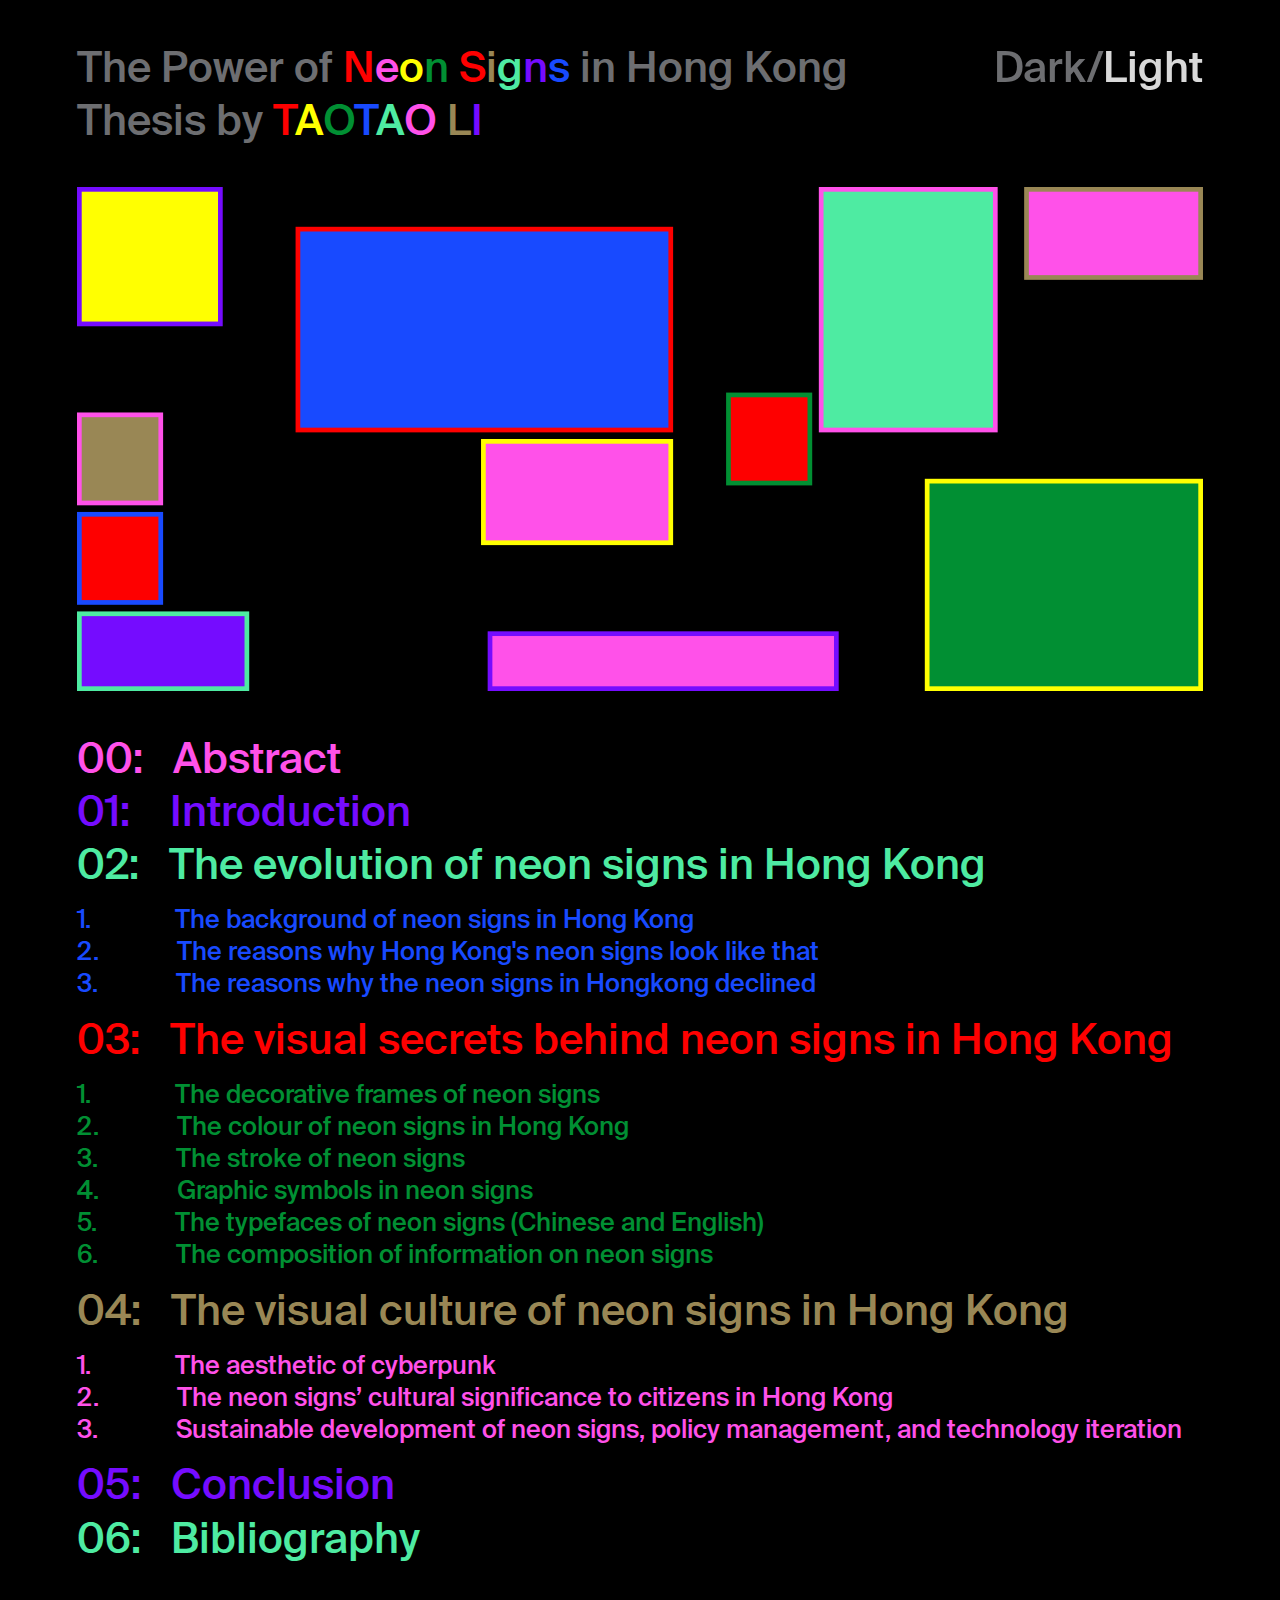
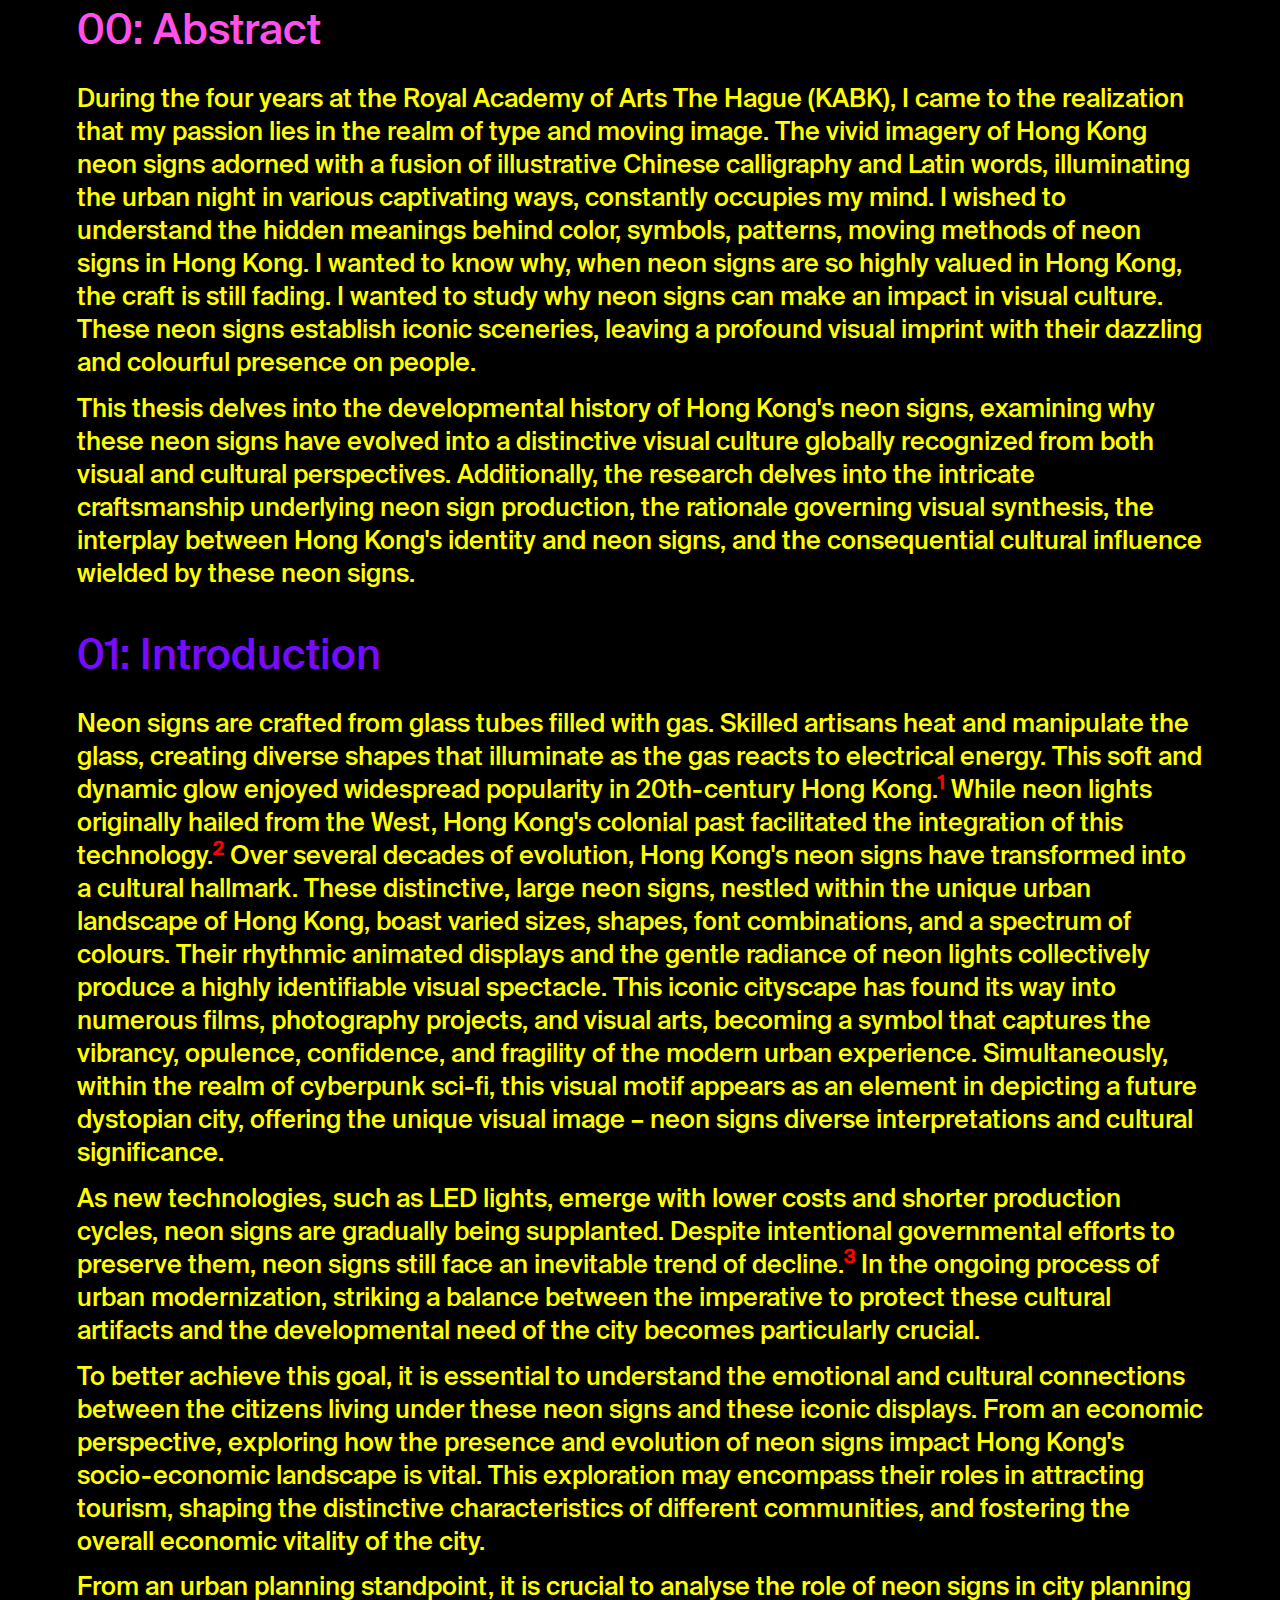
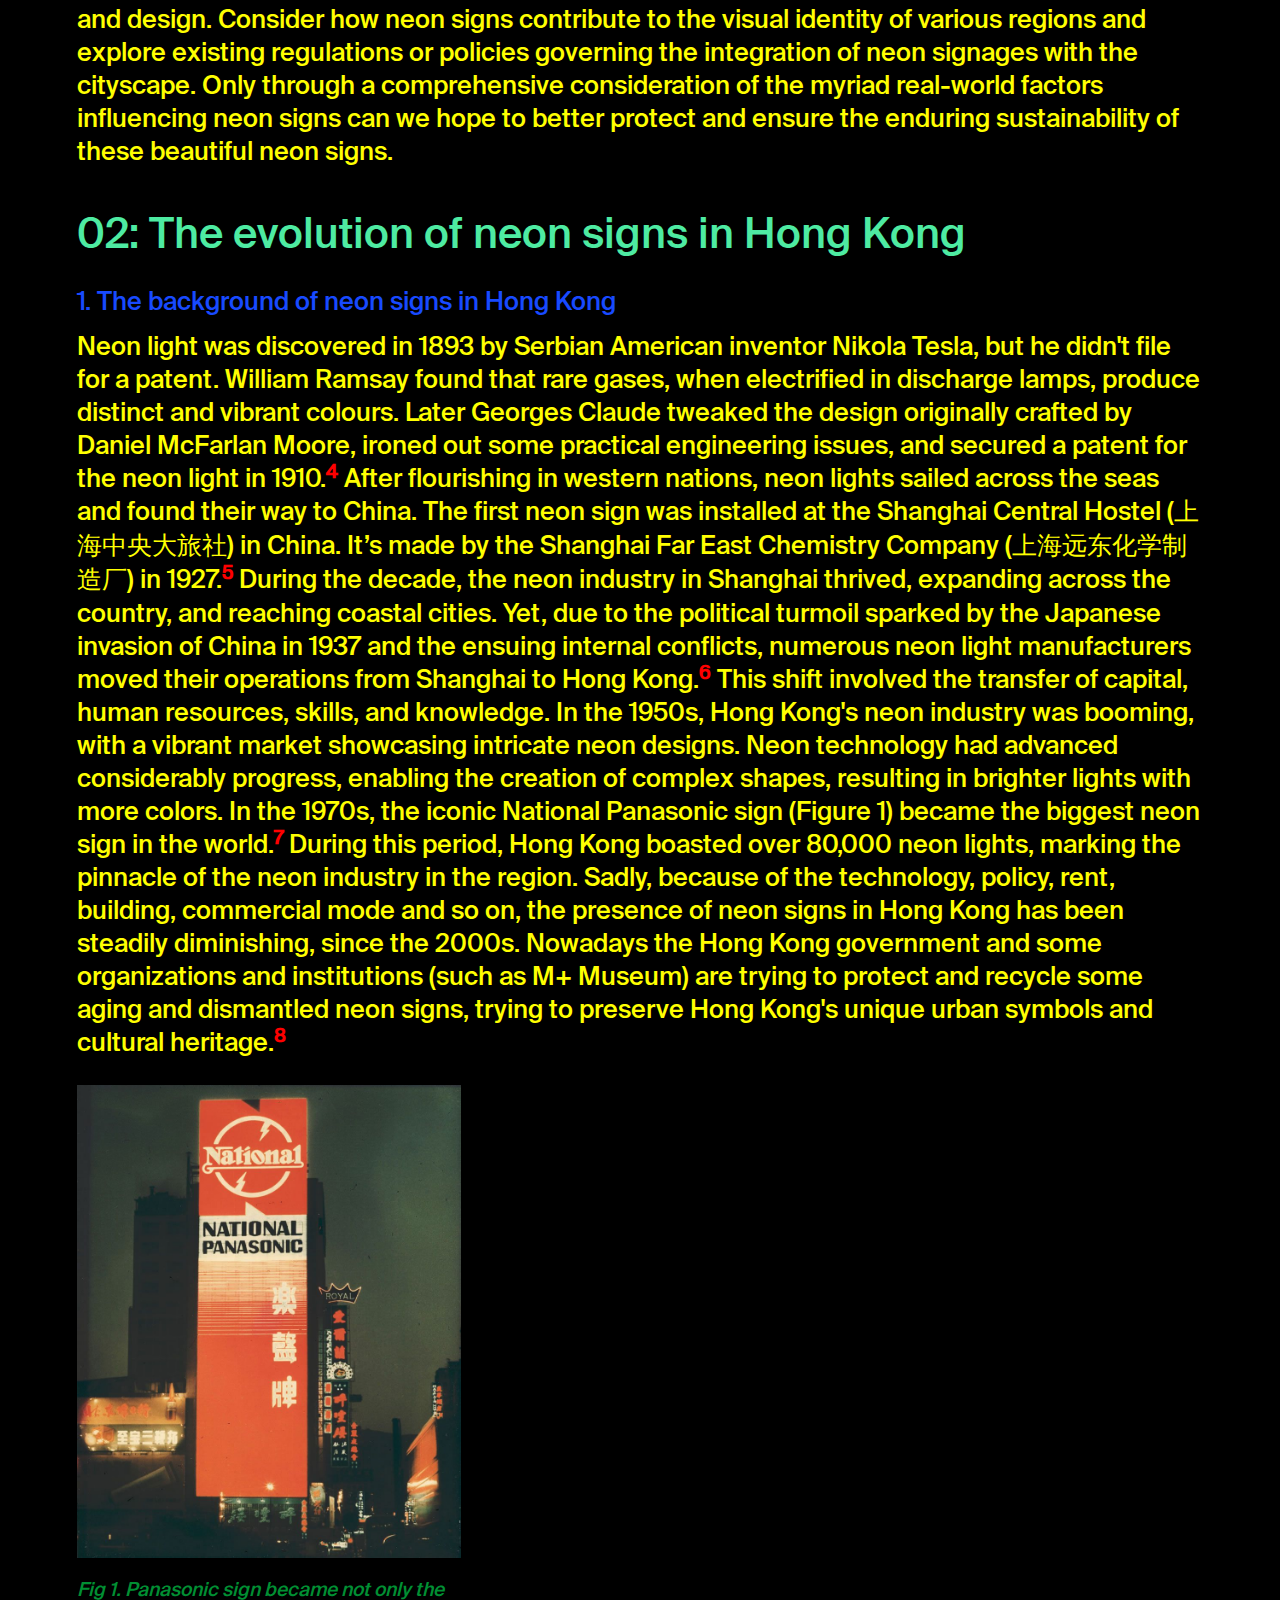
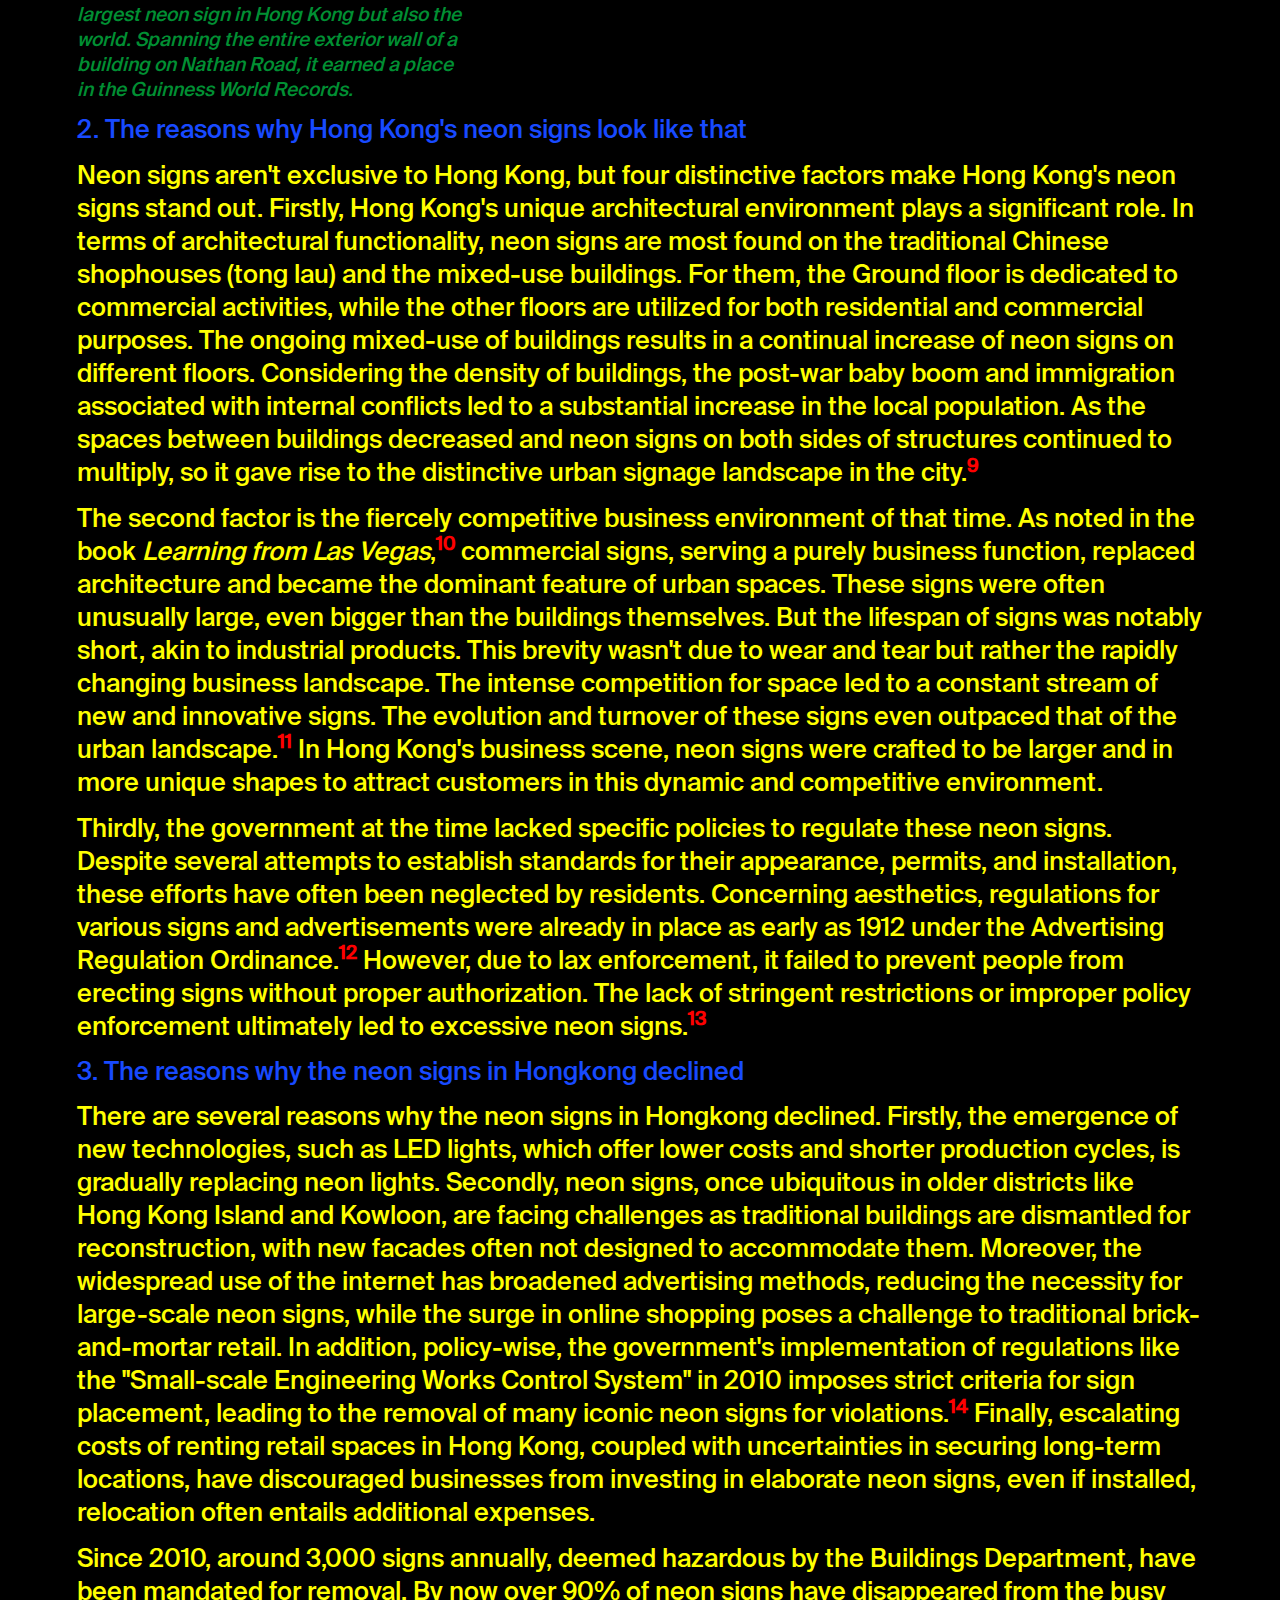
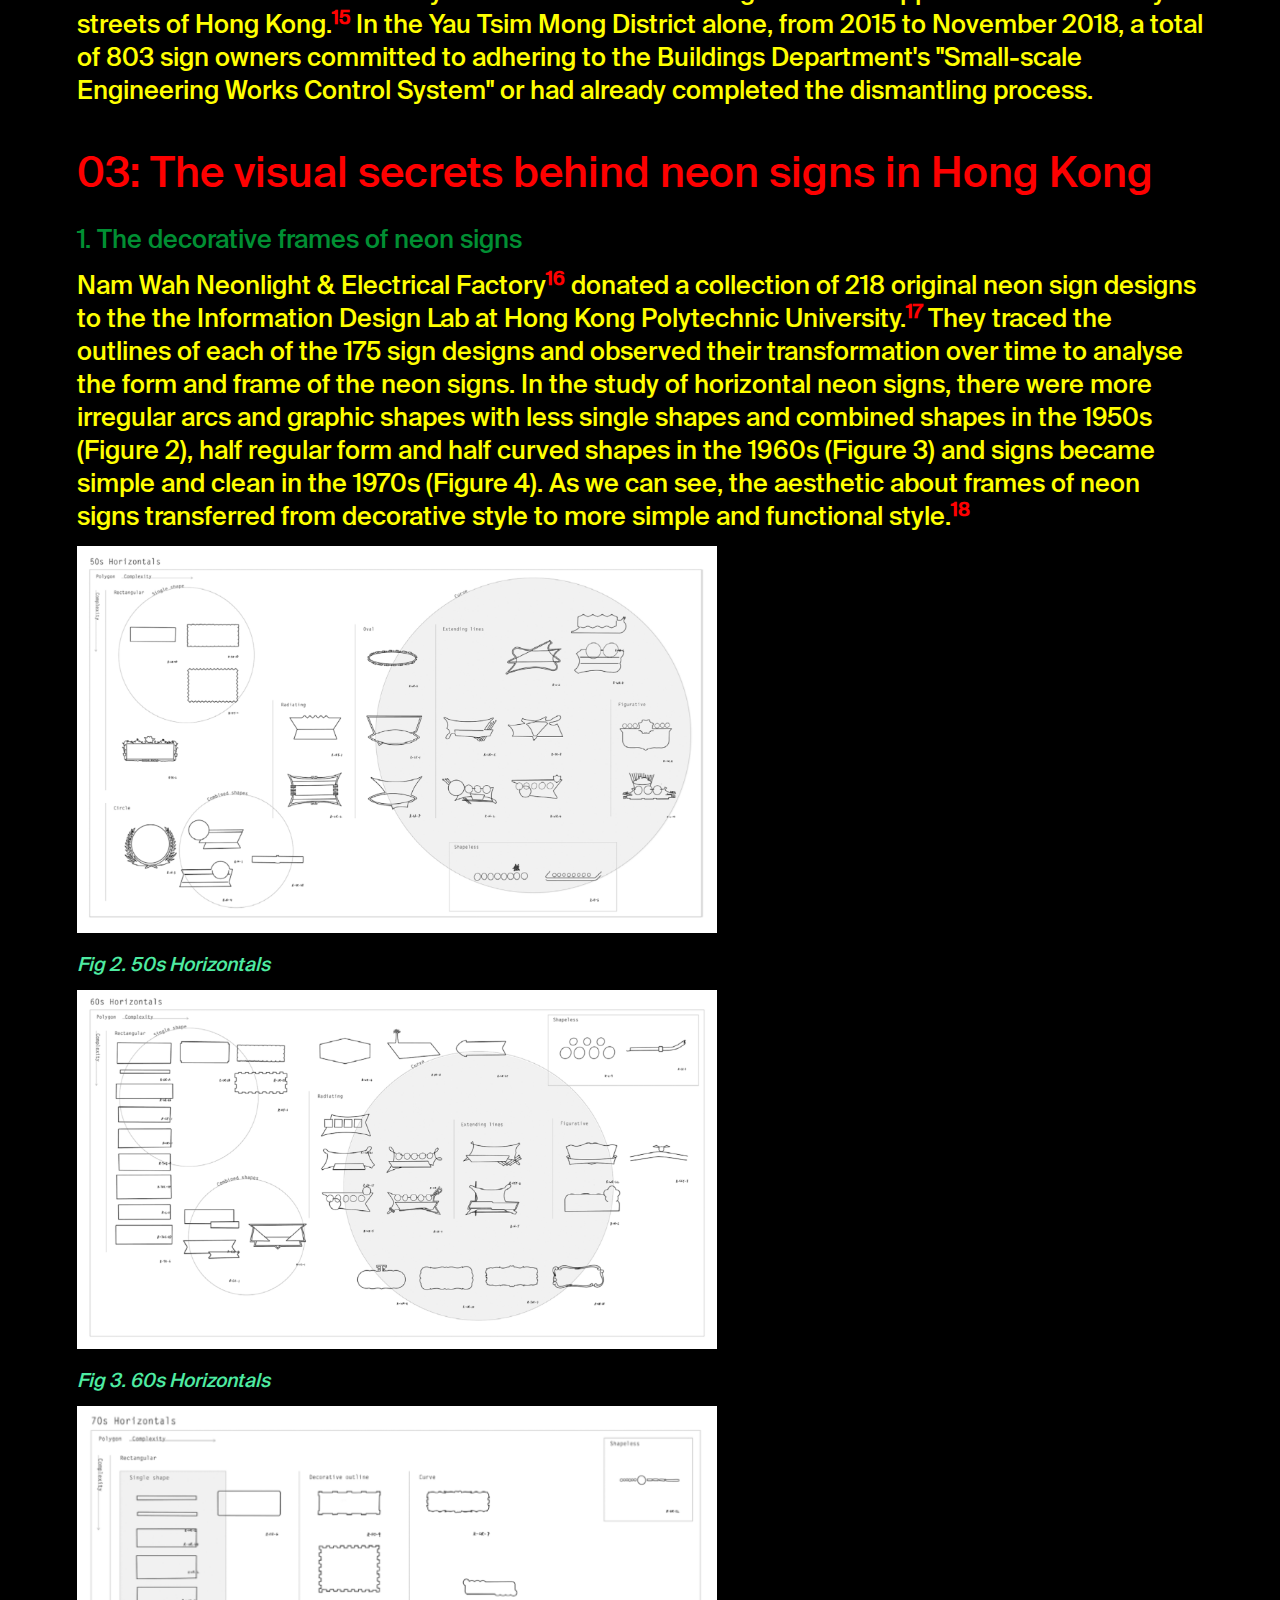
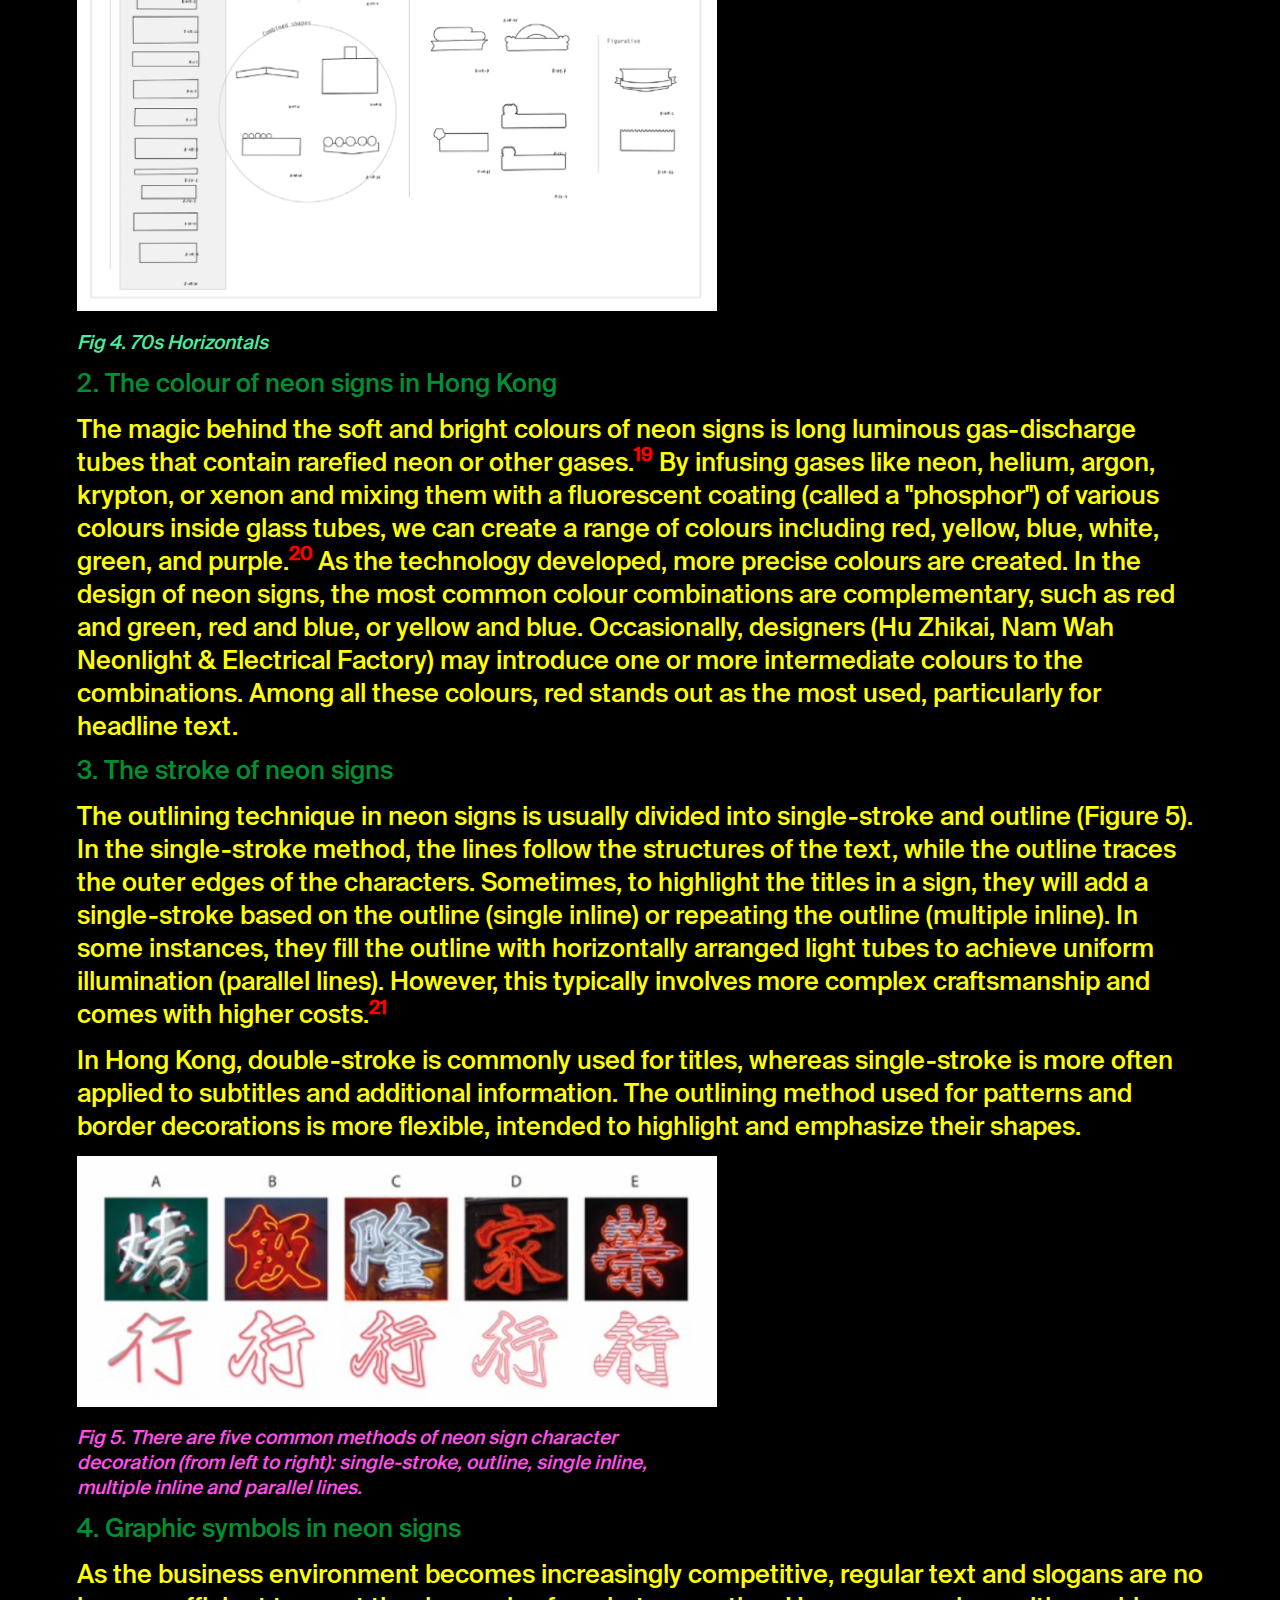
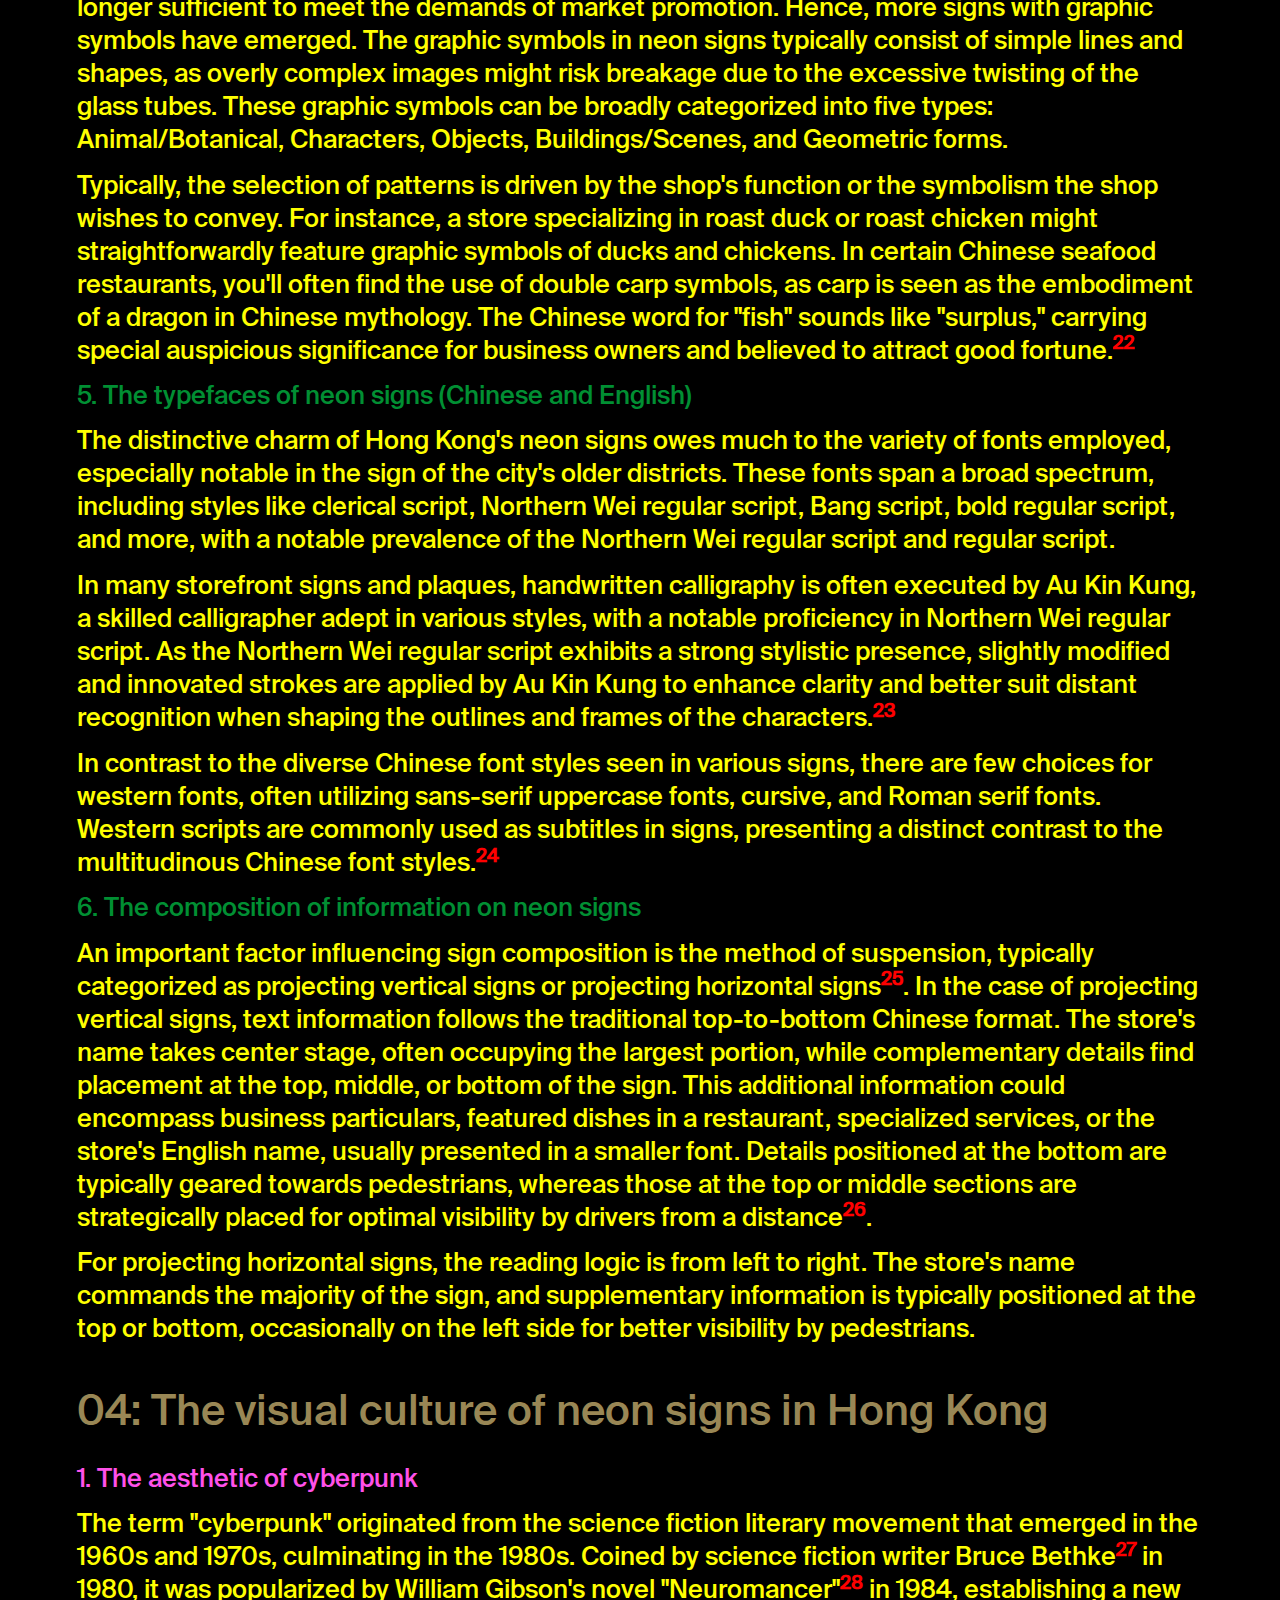
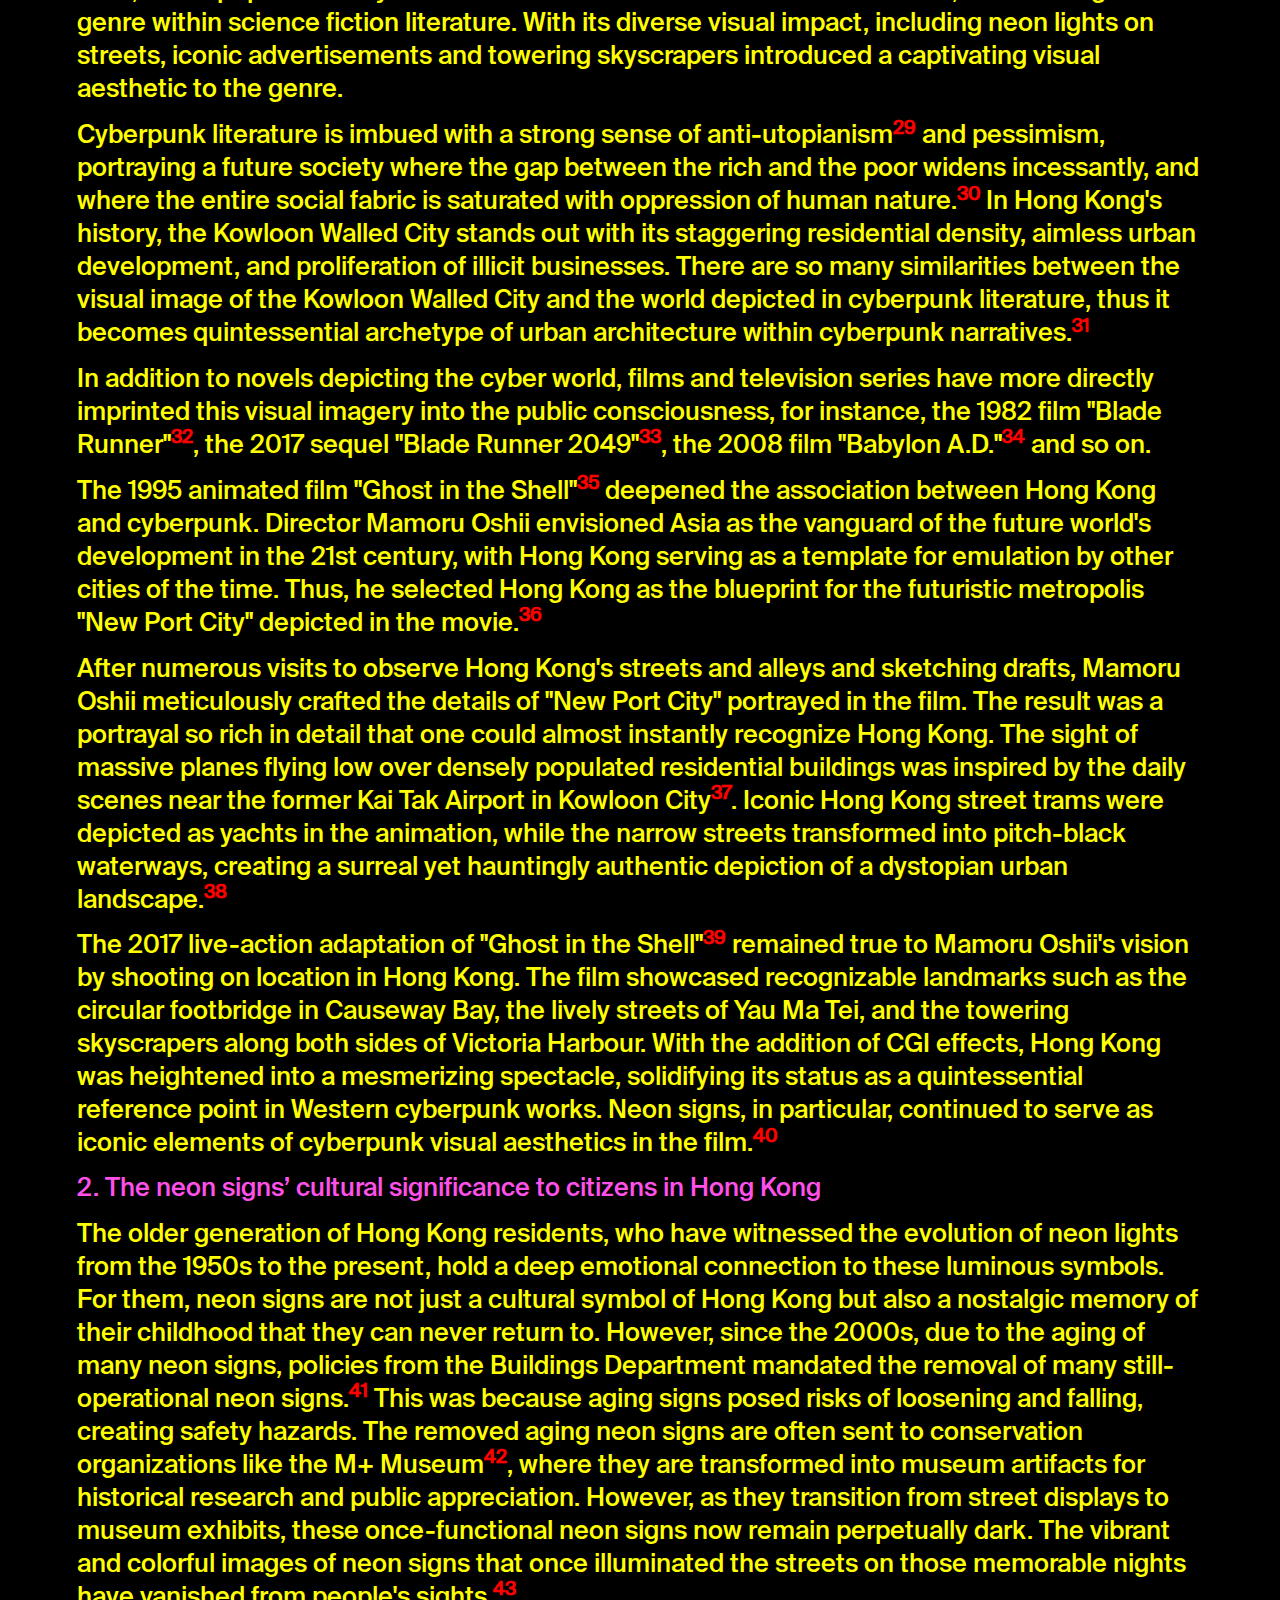
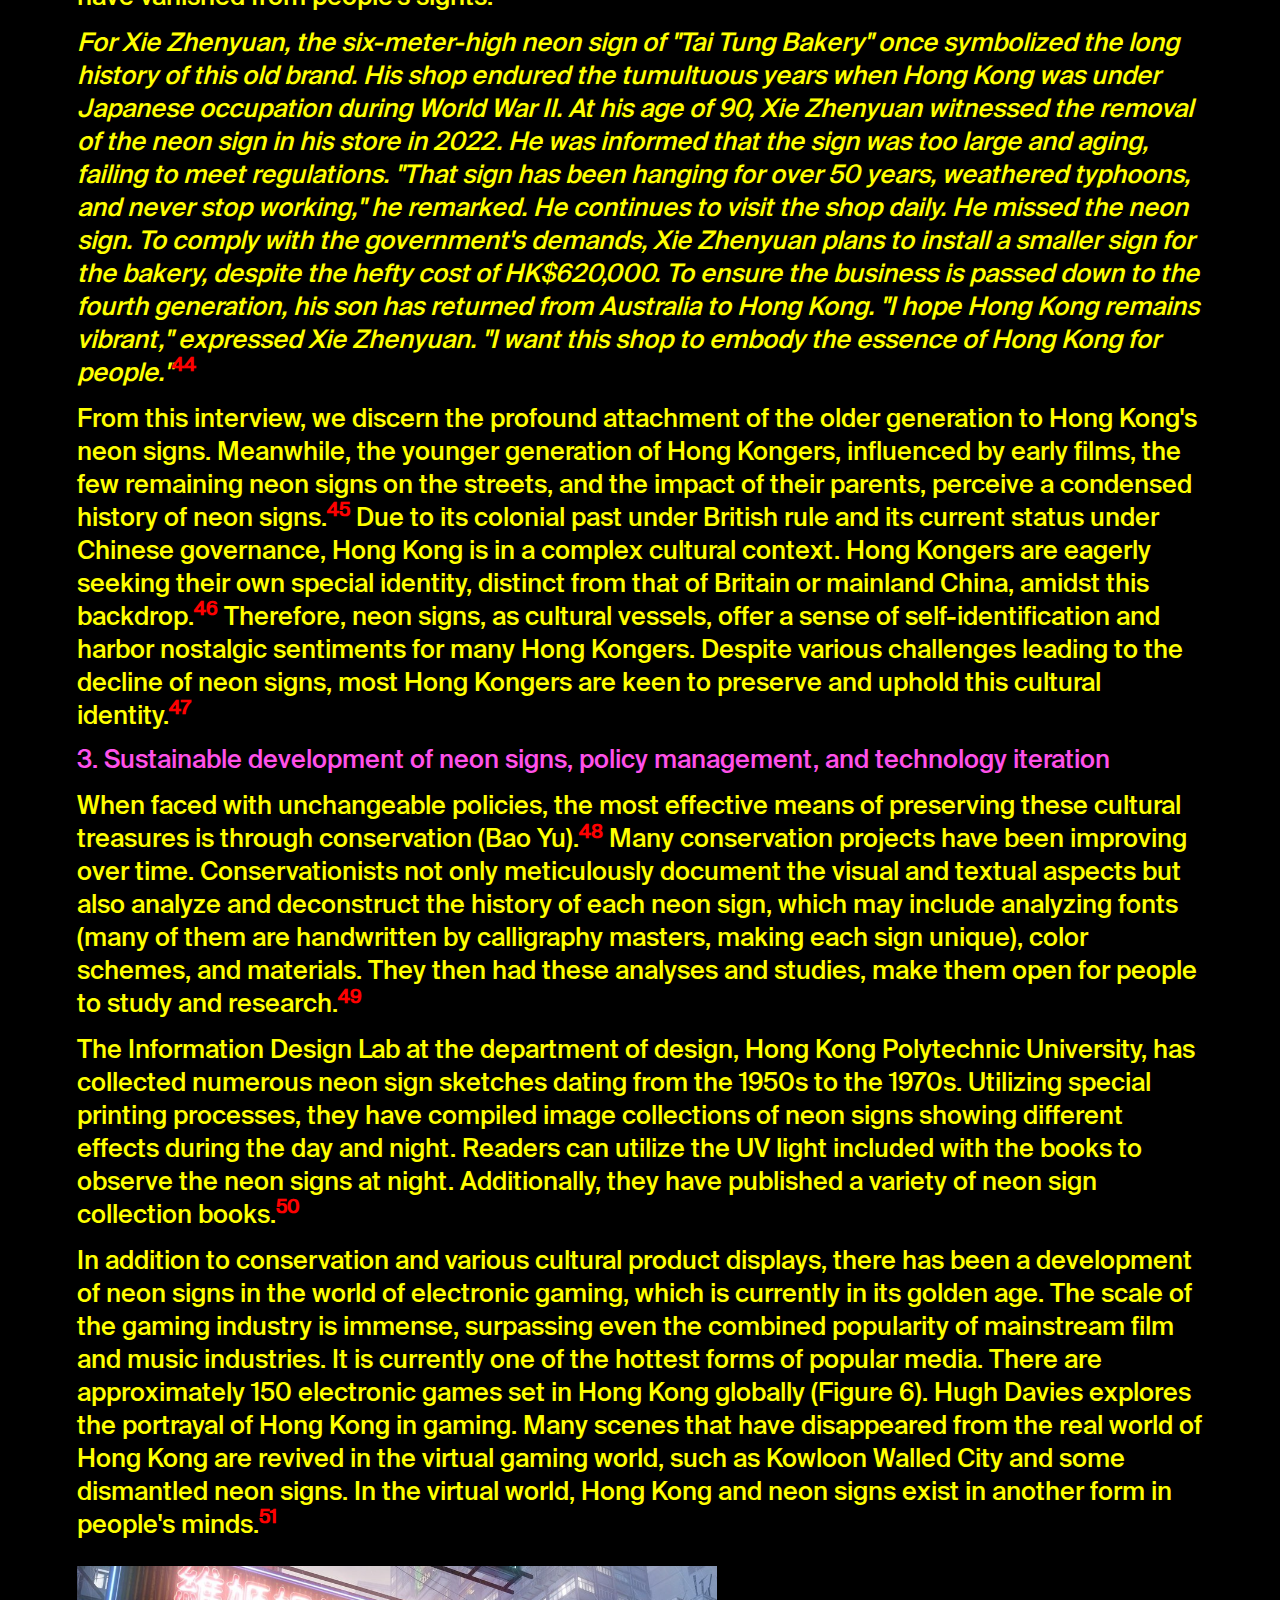
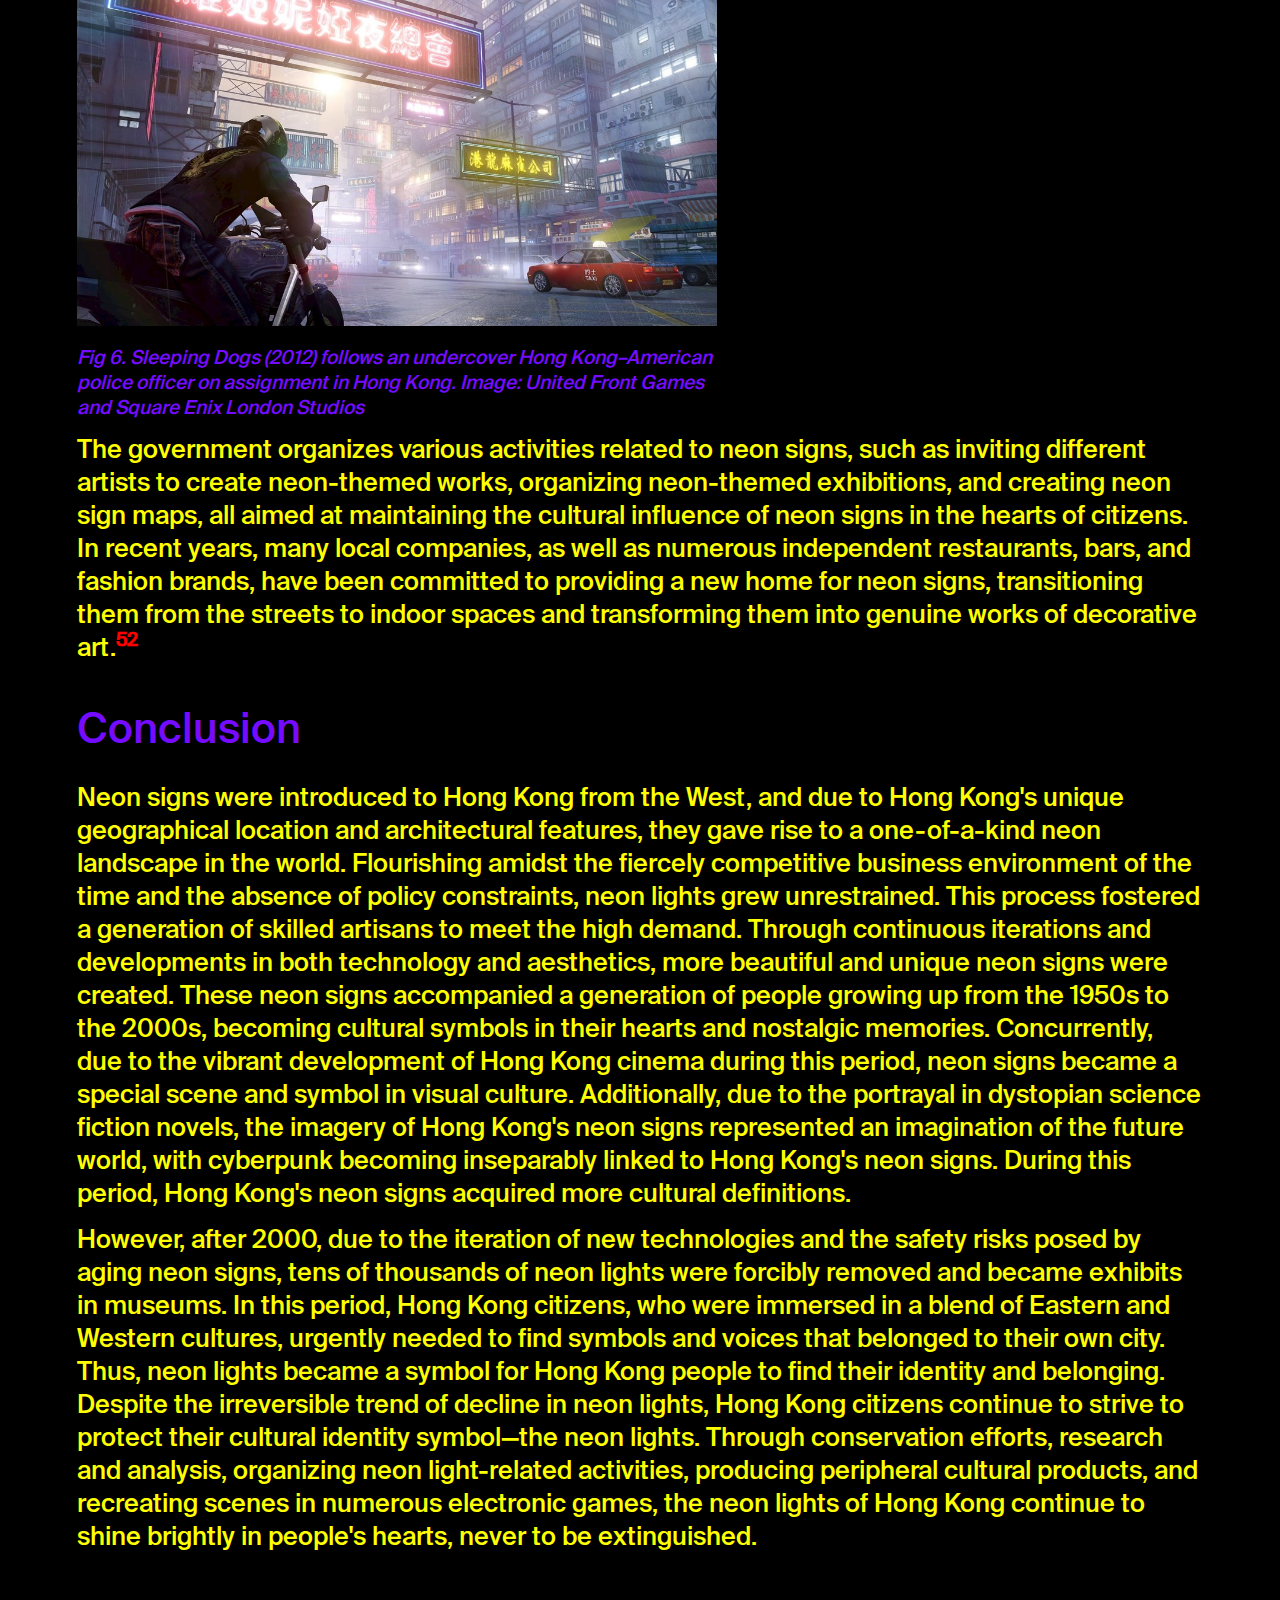
<file: go-theses-24-taotao-liDark/index.html>
<!DOCTYPE html>

<html lang="en">

<head>

	<meta charset="utf-8">
	<meta name="viewport" content="width=device-width,initial-scale=1.0">

	<!-- meta tags, fill them with website meta infos -->
	<meta name="description" content="Description of your web page" />
	<meta name="keywords" content="Keyword 1, Keyword 2, Keyword 3, Keyword 4, Keyword 5 ..." />
	<meta name="author" content="Name of the author/owner of the webpage's content" />

	<!-- favicon, fill with a 512x512px .png image named 'favicon.png' -->
	<link rel="icon" href="assets/images/favicon/favicon.png" />

	<!-- website title, visible in the browser window and on link sharing -->
	<title>The Power of Neon Signs in Hong Kong</title>

	<!-- links for extensions and dependencies -->

	<!-- css -->
	<!-- first link your CSS dependences, here is normalize, a CSS 'reset' for cross-browser appearence uniformity -->
	<link rel="stylesheet" href="assets/css/normalize.css">
	<!-- you stylesheet -->
	<link rel="stylesheet" href="assets/css/style.css?ver=1.0" type="text/css">

	<!-- js -->
	<!-- first link your javascript dependencies, here as an example is Jquery -->
	<script type="text/javascript" src="assets/js/jquery-3.6.0.min.js"></script>
	<!-- your function scripts -->
	<script type="text/javascript" src="assets/js/script.js?ver=1.0"></script>

</head>

<body>

	<!-- webpage content goes here -->

	<div class="page-wrapper">

		<header>
			<div class="navgroup">
				<p class="title_top"> The Power of <span class="title_lightgrey"><span style="color: #FE0000;">N</span><span style="color: #FF51E9;">e</span><span style="color: #FFFF01;">o</span><span style="color: #018F33;">n</span> <span style="color: #FE0000;">S</span><span style="color: #998755;">i</span><span style="color: #4EEBA2;">g</span><span style="color: #750CFF;">n</span><span style="color: #184AFF;">s</span></span> in Hong
					Kong<br>Thesis by <span style="color: #FE0000;">T</span><span style="color: #FFFF01;">A</span><span style="color: #018F33;">O</span><span style="color: #184AFF;">T</span><span style="color: #4EEBA2;">A</span><span style="color: #FF51E9;">O</span> <span style="color: #998755;">L</span><span style="color: #750CFF;">I</span></br></p>
				<p class="fixed"><a href="index.html">Dark</a>/<a class="lightmode" href="../index.html">Light</a></p>
				<img id="neonsigngrey" src="content/neonsigns.svg" alt="">
				<img id="neonsigngrey3" src="content/neonsigns3.svg" alt="">
			</div>
			<nav>
				<ul>
					<li><a href="#Abstract" class="Abstract">00:&nbsp&nbsp&nbspAbstract</a></li>
					<li><a href="#Introduction" class="Introduction">01:&nbsp&nbsp&nbsp&nbspIntroduction</a></li>
					<li><a href="#chapter-1" class="chapter-1">02:&nbsp&nbsp&nbspThe evolution of neon signs in Hong
							Kong</a>
						<ol class="chapter-11">
							<li><a href="#chapter-1.1">1.&nbsp&nbsp&nbsp&nbsp&nbsp&nbsp&nbsp&nbsp&nbsp&nbsp&nbsp&nbsp&nbsp&nbspThe
									background of neon signs in Hong Kong</li>
							<li><a href="#chapter-1.2">2.&nbsp&nbsp&nbsp&nbsp&nbsp&nbsp&nbsp&nbsp&nbsp&nbsp&nbsp&nbsp&nbspThe
									reasons why Hong Kong's neon signs look like that</li>
							<li><a href="#chapter-1.3">3.&nbsp&nbsp&nbsp&nbsp&nbsp&nbsp&nbsp&nbsp&nbsp&nbsp&nbsp&nbsp&nbspThe
									reasons why the neon signs in Hongkong declined</li>
						</ol>
					</li>
					<li><a href="#chapter-2" class="chapter-2">03:&nbsp&nbsp&nbspThe visual secrets behind neon signs in
							Hong Kong</a>
						<ol class="chapter-22">
							<li><a href="#chapter-2.1">1.&nbsp&nbsp&nbsp&nbsp&nbsp&nbsp&nbsp&nbsp&nbsp&nbsp&nbsp&nbsp&nbsp&nbspThe
									decorative frames of neon signs</li>
							<li><a href="#chapter-2.2">2.&nbsp&nbsp&nbsp&nbsp&nbsp&nbsp&nbsp&nbsp&nbsp&nbsp&nbsp&nbsp&nbspThe
									colour of neon signs in Hong Kong</li>
							<li><a href="#chapter-2.3">3.&nbsp&nbsp&nbsp&nbsp&nbsp&nbsp&nbsp&nbsp&nbsp&nbsp&nbsp&nbsp&nbspThe
									stroke of neon signs</li>
							<li><a href="#chapter-2.4">4.&nbsp&nbsp&nbsp&nbsp&nbsp&nbsp&nbsp&nbsp&nbsp&nbsp&nbsp&nbsp&nbspGraphic
									symbols in neon signs</li>
							<li><a href="#chapter-2.5">5.&nbsp&nbsp&nbsp&nbsp&nbsp&nbsp&nbsp&nbsp&nbsp&nbsp&nbsp&nbsp&nbspThe
									typefaces of neon signs (Chinese and English)</li>
							<li><a href="#chapter-2.6">6.&nbsp&nbsp&nbsp&nbsp&nbsp&nbsp&nbsp&nbsp&nbsp&nbsp&nbsp&nbsp&nbspThe
									composition of information on neon signs</li>

						</ol>
					</li>
					<li><a href="#chapter-3" class="chapter-3">04:&nbsp&nbsp&nbspThe visual culture of neon signs in
							Hong Kong</a>
						<ol class="chapter-33">
							<li><a href="#chapter-3.1">1.&nbsp&nbsp&nbsp&nbsp&nbsp&nbsp&nbsp&nbsp&nbsp&nbsp&nbsp&nbsp&nbsp&nbspThe
									aesthetic of cyberpunk</li>
							<li><a href="#chapter-3.2">2.&nbsp&nbsp&nbsp&nbsp&nbsp&nbsp&nbsp&nbsp&nbsp&nbsp&nbsp&nbsp&nbspThe
									neon signs’ cultural significance to citizens in Hong Kong</li>
							<li><a href="#chapter-3.3">3.&nbsp&nbsp&nbsp&nbsp&nbsp&nbsp&nbsp&nbsp&nbsp&nbsp&nbsp&nbsp&nbspSustainable
									development of neon signs, policy management, and technology
									iteration</li>
						</ol>
					</li>
					<li><a href="#Conclusion" class="Conclusion">05:&nbsp&nbsp&nbspConclusion</a></li>
					<li><a href="#Bibliography" class="Bibliography">06:&nbsp&nbsp&nbspBibliography</a></li>
				</ul>
			</nav>

		</header>

		<main>

			<h2 id="Abstract" class="Abstract">00: Abstract</h2>

			<p>During the four years at the Royal Academy of Arts The Hague (KABK),
				I came to the realization that my passion lies in the realm of type and
				moving image. The vivid imagery of Hong Kong neon signs adorned with a
				fusion of illustrative Chinese calligraphy and Latin words, illuminating
				the urban night in various captivating ways, constantly occupies my
				mind. I wished to understand the hidden meanings behind color, symbols,
				patterns, moving methods of neon signs in Hong Kong. I wanted to know
				why, when neon signs are so highly valued in Hong Kong, the craft is
				still fading. I wanted to study why neon signs can make an impact in
				visual culture. These neon signs establish iconic sceneries, leaving a
				profound visual imprint with their dazzling and colourful presence on
				people.</p>
			<p>This thesis delves into the developmental history of Hong Kong's neon
				signs, examining why these neon signs have evolved into a distinctive
				visual culture globally recognized from both visual and cultural
				perspectives. Additionally, the research delves into the intricate
				craftsmanship underlying neon sign production, the rationale governing
				visual synthesis, the interplay between Hong Kong's identity and neon
				signs, and the consequential cultural influence wielded by these neon
				signs.</p>

			<h2 id="Introduction" class="Introduction">01: Introduction</h2>

			<p>Neon signs are crafted from glass tubes filled with gas. Skilled
				artisans heat and manipulate the glass, creating diverse shapes that
				illuminate as the gas reacts to electrical energy. This soft and dynamic
				glow enjoyed widespread popularity in 20th-century Hong Kong.<a href="#fn1" class="footnote-ref"
					id="fnref1" role="doc-noteref"><sup>1</sup></a> While neon lights originally hailed
				from the West, Hong Kong's colonial past facilitated the integration of
				this technology.<a href="#fn2" class="footnote-ref" id="fnref2" role="doc-noteref"><sup>2</sup></a> Over
				several decades of evolution,
				Hong Kong's neon signs have transformed into a cultural hallmark. These
				distinctive, large neon signs, nestled within the unique urban landscape
				of Hong Kong, boast varied sizes, shapes, font combinations, and a
				spectrum of colours. Their rhythmic animated displays and the gentle
				radiance of neon lights collectively produce a highly identifiable
				visual spectacle. This iconic cityscape has found its way into numerous
				films, photography projects, and visual arts, becoming a symbol that
				captures the vibrancy, opulence, confidence, and fragility of the modern
				urban experience. Simultaneously, within the realm of cyberpunk sci-fi,
				this visual motif appears as an element in depicting a future dystopian
				city, offering the unique visual image – neon signs diverse
				interpretations and cultural significance.</p>
			<p>As new technologies, such as LED lights, emerge with lower costs and
				shorter production cycles, neon signs are gradually being supplanted.
				Despite intentional governmental efforts to preserve them, neon signs
				still face an inevitable trend of decline.<a href="#fn3" class="footnote-ref" id="fnref3"
					role="doc-noteref"><sup>3</sup></a> In
				the ongoing process of urban modernization, striking a balance between
				the imperative to protect these cultural artifacts and the developmental
				need of the city becomes particularly crucial.</p>
			<p>To better achieve this goal, it is essential to understand the
				emotional and cultural connections between the citizens living under
				these neon signs and these iconic displays. From an economic
				perspective, exploring how the presence and evolution of neon signs
				impact Hong Kong's socio-economic landscape is vital. This exploration
				may encompass their roles in attracting tourism, shaping the distinctive
				characteristics of different communities, and fostering the overall
				economic vitality of the city.</p>
			<p>From an urban planning standpoint, it is crucial to analyse the role
				of neon signs in city planning and design. Consider how neon signs
				contribute to the visual identity of various regions and explore
				existing regulations or policies governing the integration of neon
				signages with the cityscape. Only through a comprehensive consideration
				of the myriad real-world factors influencing neon signs can we hope to
				better protect and ensure the enduring sustainability of these beautiful
				neon signs.</p>

			<h2 id="chapter-1" class="chapter-1">02: The evolution of neon signs in Hong Kong</h2>


			
				<ol id="chapter-1.1" class="chapter-11">1. The background of neon signs in Hong Kong</ol>
			

			<p>Neon light was discovered in 1893 by Serbian American inventor Nikola
				Tesla, but he didn't file for a patent. William Ramsay found that rare
				gases, when electrified in discharge lamps, produce distinct and vibrant
				colours. Later Georges Claude tweaked the design originally crafted by
				Daniel McFarlan Moore, ironed out some practical engineering issues, and
				secured a patent for the neon light in 1910.<a href="#fn4" class="footnote-ref" id="fnref4"
					role="doc-noteref"><sup>4</sup></a>
				After flourishing in western nations, neon lights sailed across the seas
				and found their way to China. The first neon sign was installed at the
				Shanghai Central Hostel (上海中央大旅社) in China. It’s made by the
				Shanghai Far East Chemistry Company (上海远东化学制造厂) in 1927.<a href="#fn5" class="footnote-ref" id="fnref5"
					role="doc-noteref"><sup>5</sup></a> During the decade, the neon industry
				in Shanghai thrived, expanding across the country, and reaching coastal
				cities. Yet, due to the political turmoil sparked by the Japanese
				invasion of China in 1937 and the ensuing internal conflicts, numerous
				neon light manufacturers moved their operations from Shanghai to Hong
				Kong.<a href="#fn6" class="footnote-ref" id="fnref6" role="doc-noteref"><sup>6</sup></a> This shift
				involved the transfer of
				capital, human resources, skills, and knowledge. In the 1950s, Hong
				Kong's neon industry was booming, with a vibrant market showcasing
				intricate neon designs. Neon technology had advanced considerably
				progress, enabling the creation of complex shapes, resulting in brighter
				lights with more colors. In the 1970s, the iconic National Panasonic
				sign (<strong>Figure 1</strong>) became the biggest neon sign in the
				world.<a href="#fn7" class="footnote-ref" id="fnref7" role="doc-noteref"><sup>7</sup></a> During this
				period, Hong Kong
				boasted over 80,000 neon lights, marking the pinnacle of the neon
				industry in the region. Sadly, because of the technology, policy, rent,
				building, commercial mode and so on, the presence of neon signs in Hong
				Kong has been steadily diminishing, since the 2000s. Nowadays the Hong
				Kong government and some organizations and institutions (such as M+
				Museum) are trying to protect and recycle some aging and dismantled neon
				signs, trying to preserve Hong Kong's unique urban symbols and cultural
				heritage.<a href="#fn8" class="footnote-ref" id="fnref8" role="doc-noteref"><sup>8</sup></a></p>

			<figure class="figure01">

				<a href="content/panasonic-small.jpg" target="_blank">
					<img src="content/panasonic-small.jpg" alt="Panasonic sign" width="100%" height="auto">
				</a>

				<figcaption>

					<p>
						<em>Fig 1. Panasonic sign became not only the largest neon sign in Hong Kong but also the
							world. Spanning the entire exterior wall of a building on Nathan Road, it earned a place
							in the Guinness World Records.</em>
					</p>

				</figcaption>

			</figure>


			
				<ol id="chapter-1.2" class="chapter-11">2. The reasons why Hong Kong's neon signs look like that</ol>
			

			<p>Neon signs aren't exclusive to Hong Kong, but four distinctive
				factors make Hong Kong's neon signs stand out. Firstly, Hong Kong's
				unique architectural environment plays a significant role. In terms of
				architectural functionality, neon signs are most found on the
				traditional Chinese shophouses (tong lau) and the mixed-use buildings.
				For them, the Ground floor is dedicated to commercial activities, while
				the other floors are utilized for both residential and commercial
				purposes. The ongoing mixed-use of buildings results in a continual
				increase of neon signs on different floors. Considering the density of
				buildings, the post-war baby boom and immigration associated with
				internal conflicts led to a substantial increase in the local
				population. As the spaces between buildings decreased and neon signs on
				both sides of structures continued to multiply, so it gave rise to the
				distinctive urban signage landscape in the city.<a href="#fn9" class="footnote-ref" id="fnref9"
					role="doc-noteref"><sup>9</sup></a></p>
			<p>The second factor is the fiercely competitive business environment of
				that time. As noted in the book <strong><em>Learning from Las
						Vegas</em></strong>,<a href="#fn10" class="footnote-ref" id="fnref10"
					role="doc-noteref"><sup>10</sup></a> commercial signs, serving a purely
				business function, replaced architecture and became the dominant feature
				of urban spaces. These signs were often unusually large, even bigger
				than the buildings themselves. But the lifespan of signs was notably
				short, akin to industrial products. This brevity wasn't due to wear and
				tear but rather the rapidly changing business landscape. The intense
				competition for space led to a constant stream of new and innovative
				signs. The evolution and turnover of these signs even outpaced that of
				the urban landscape.<a href="#fn11" class="footnote-ref" id="fnref11"
					role="doc-noteref"><sup>11</sup></a> In Hong Kong's business scene, neon
				signs were crafted to be larger and in more unique shapes to attract
				customers in this dynamic and competitive environment.</p>
			<p>Thirdly, the government at the time lacked specific policies to
				regulate these neon signs. Despite several attempts to establish
				standards for their appearance, permits, and installation, these efforts
				have often been neglected by residents. Concerning aesthetics,
				regulations for various signs and advertisements were already in place
				as early as 1912 under the Advertising Regulation Ordinance.<a href="#fn12" class="footnote-ref"
					id="fnref12" role="doc-noteref"><sup>12</sup></a> However, due to lax enforcement, it
				failed to prevent people from erecting signs without proper
				authorization. The lack of stringent restrictions or improper policy
				enforcement ultimately led to excessive neon signs.<a href="#fn13" class="footnote-ref" id="fnref13"
					role="doc-noteref"><sup>13</sup></a></p>



			
				<ol id="chapter-1.3" class="chapter-11">3. The reasons why the neon signs in Hongkong declined</ol>
			

			<p>There are several reasons why the neon signs in Hongkong declined.
				Firstly, the emergence of new technologies, such as LED lights, which
				offer lower costs and shorter production cycles, is gradually replacing
				neon lights. Secondly, neon signs, once ubiquitous in older districts
				like Hong Kong Island and Kowloon, are facing challenges as traditional
				buildings are dismantled for reconstruction, with new facades often not
				designed to accommodate them. Moreover, the widespread use of the
				internet has broadened advertising methods, reducing the necessity for
				large-scale neon signs, while the surge in online shopping poses a
				challenge to traditional brick-and-mortar retail. In addition,
				policy-wise, the government's implementation of regulations like the
				"Small-scale Engineering Works Control System" in 2010 imposes strict
				criteria for sign placement, leading to the removal of many iconic neon
				signs for violations.<a href="#fn14" class="footnote-ref" id="fnref14"
					role="doc-noteref"><sup>14</sup></a> Finally, escalating costs of
				renting retail spaces in Hong Kong, coupled with uncertainties in
				securing long-term locations, have discouraged businesses from investing
				in elaborate neon signs, even if installed, relocation often entails
				additional expenses.</p>
			<p>Since 2010, around 3,000 signs annually, deemed hazardous by the
				Buildings Department, have been mandated for removal. By now over 90% of
				neon signs have disappeared from the busy streets of Hong Kong.<a href="#fn15" class="footnote-ref"
					id="fnref15" role="doc-noteref"><sup>15</sup></a> In the Yau Tsim Mong District
				alone, from 2015 to November 2018, a total of 803 sign owners committed
				to adhering to the Buildings Department's "Small-scale Engineering Works
				Control System" or had already completed the dismantling process. </p>


			<h2 id="chapter-2" class="chapter-2">03: The visual secrets behind neon signs in Hong Kong</h2>


			
				<ol id="chapter-2.1" class="chapter-22">1. The decorative frames of neon signs</ol>
			

			<blockquote>
				<p>Nam Wah Neonlight &amp; Electrical Factory<a href="#fn16" class="footnote-ref" id="fnref16"
						role="doc-noteref"><sup>16</sup></a>
					donated a collection of 218 original neon sign designs to the the
					Information Design Lab at Hong Kong Polytechnic University.<a href="#fn17" class="footnote-ref"
						id="fnref17" role="doc-noteref"><sup>17</sup></a> They traced the outlines of each of
					the 175 sign designs and observed their transformation over time to
					analyse the form and frame of the neon signs. In the study of horizontal
					neon signs, there were more irregular arcs and graphic shapes with less
					single shapes and combined shapes in the 1950s (<strong>Figure
						2</strong>), half regular form and half curved shapes in the 1960s
					(<strong>Figure 3</strong>) and signs became simple and clean in the
					1970s (<strong>Figure 4</strong>). As we can see, the aesthetic about
					frames of neon signs transferred from decorative style to more simple
					and functional style.<a href="#fn18" class="footnote-ref" id="fnref18"
						role="doc-noteref"><sup>18</sup></a></p>
			</blockquote>

			<figure class="figure02">

				<a href="content/50s Horizontals.png" target="_blank">
					<img src="content/50s Horizontals.png" alt="50s Horizontals" width="100%" height="auto">
				</a>

				<figcaption>

					<p>
						<em>Fig 2. 50s Horizontals</em>
					</p>

				</figcaption>

			</figure>

			<figure class="figure02">

				<a href="content/60s Horizontals.png" target="_blank">
					<img src="content/60s Horizontals.png" alt="60s Horizontals" width="100%" height="auto">
				</a>

				<figcaption>

					<p>
						<em>Fig 3. 60s Horizontals</em>
					</p>

				</figcaption>

			</figure>

			<figure class="figure02">

				<a href="content/70s Horizontals.png" target="_blank">
					<img src="content/70s Horizontals.png" alt="70s Horizontals" width="100%" height="auto">
				</a>

				<figcaption>

					<p>
						<em>Fig 4. 70s Horizontals</em>
					</p>

				</figcaption>

			</figure>

			
				<ol id="chapter-2.2" class="chapter-22">2. The colour of neon signs in Hong Kong</ol>
			

			<p>The magic behind the soft and bright colours of neon signs is long
				luminous gas-discharge tubes that contain rarefied neon or other
				gases.<a href="#fn19" class="footnote-ref" id="fnref19" role="doc-noteref"><sup>19</sup></a> By infusing
				gases like neon,
				helium, argon, krypton, or xenon and mixing them with a fluorescent
				coating (called a "phosphor") of various colours inside glass tubes, we
				can create a range of colours including red, yellow, blue, white, green,
				and purple.<a href="#fn20" class="footnote-ref" id="fnref20" role="doc-noteref"><sup>20</sup></a> As the
				technology developed, more
				precise colours are created. In the design of neon signs, the most
				common colour combinations are complementary, such as red and green, red
				and blue, or yellow and blue. Occasionally, designers (Hu Zhikai, Nam
				Wah Neonlight &amp; Electrical Factory) may introduce one or more
				intermediate colours to the combinations. Among all these colours, red
				stands out as the most used, particularly for headline text.</p>


			
				<ol id="chapter-2.3" class="chapter-22">3. The stroke of neon signs</ol>
			

			<p>The outlining technique in neon signs is usually divided into
				single-stroke and outline (<strong>Figure 5</strong>). In the
				single-stroke method, the lines follow the structures of the text, while
				the outline traces the outer edges of the characters. Sometimes, to
				highlight the titles in a sign, they will add a single-stroke based on
				the outline (single inline) or repeating the outline (multiple inline).
				In some instances, they fill the outline with horizontally arranged
				light tubes to achieve uniform illumination (parallel lines). However,
				this typically involves more complex craftsmanship and comes with higher
				costs.<a href="#fn21" class="footnote-ref" id="fnref21" role="doc-noteref"><sup>21</sup></a></p>
			<p>In Hong Kong, double-stroke is commonly used for titles, whereas
				single-stroke is more often applied to subtitles and additional
				information. The outlining method used for patterns and border
				decorations is more flexible, intended to highlight and emphasize their
				shapes.</p>

			<figure class="figure03">

				<a href="content/stroke.png" target="_blank">
					<img src="content/stroke.png" alt="stroke" width="100%" height="auto">
				</a>

				<figcaption>

					<p>
						<em>Fig 5. There are five common methods of neon sign character decoration (from left to
							right): single-stroke, outline, single inline, multiple inline and parallel lines.</em>
					</p>

				</figcaption>

			</figure>





			
				<ol id="chapter-2.4" class="chapter-22">4. Graphic symbols in neon signs</ol>
			

			<p>As the business environment becomes increasingly competitive, regular
				text and slogans are no longer sufficient to meet the demands of market
				promotion. Hence, more signs with graphic symbols have emerged. The
				graphic symbols in neon signs typically consist of simple lines and
				shapes, as overly complex images might risk breakage due to the
				excessive twisting of the glass tubes. These graphic symbols can be
				broadly categorized into five types: Animal/Botanical, Characters,
				Objects, Buildings/Scenes, and Geometric forms.</p>
			<p>Typically, the selection of patterns is driven by the shop's function
				or the symbolism the shop wishes to convey. For instance, a store
				specializing in roast duck or roast chicken might straightforwardly
				feature graphic symbols of ducks and chickens. In certain Chinese
				seafood restaurants, you'll often find the use of double carp symbols,
				as carp is seen as the embodiment of a dragon in Chinese mythology. The
				Chinese word for "fish" sounds like "surplus," carrying special
				auspicious significance for business owners and believed to attract good
				fortune.<a href="#fn22" class="footnote-ref" id="fnref22" role="doc-noteref"><sup>22</sup></a></p>





			
				<ol id="chapter-2.5" class="chapter-22">5. The typefaces of neon signs (Chinese and English)</ol>
			

			<p>The distinctive charm of Hong Kong's neon signs owes much to the
				variety of fonts employed, especially notable in the sign of the city's
				older districts. These fonts span a broad spectrum, including styles
				like clerical script, Northern Wei regular script, Bang script, bold
				regular script, and more, with a notable prevalence of the Northern Wei
				regular script and regular script.</p>
			<p>In many storefront signs and plaques, handwritten calligraphy is
				often executed by Au Kin Kung, a skilled calligrapher adept in various
				styles, with a notable proficiency in Northern Wei regular script. As
				the Northern Wei regular script exhibits a strong stylistic presence,
				slightly modified and innovated strokes are applied by Au Kin Kung to
				enhance clarity and better suit distant recognition when shaping the
				outlines and frames of the characters.<a href="#fn23" class="footnote-ref" id="fnref23"
					role="doc-noteref"><sup>23</sup></a></p>
			<p>In contrast to the diverse Chinese font styles seen in various signs,
				there are few choices for western fonts, often utilizing sans-serif
				uppercase fonts, cursive, and Roman serif fonts. Western scripts are
				commonly used as subtitles in signs, presenting a distinct contrast to
				the multitudinous Chinese font styles.<a href="#fn24" class="footnote-ref" id="fnref24"
					role="doc-noteref"><sup>24</sup></a></p>



			
				<ol id="chapter-2.6" class="chapter-22">6. The composition of information on neon signs</ol>
			

			<p>An important factor influencing sign composition is the method of
				suspension, typically categorized as projecting vertical signs or
				projecting horizontal signs<a href="#fn25" class="footnote-ref" id="fnref25"
					role="doc-noteref"><sup>25</sup></a>. In the case of
				projecting vertical signs, text information follows the traditional
				top-to-bottom Chinese format. The store's name takes center stage, often
				occupying the largest portion, while complementary details find
				placement at the top, middle, or bottom of the sign. This additional
				information could encompass business particulars, featured dishes in a
				restaurant, specialized services, or the store's English name, usually
				presented in a smaller font. Details positioned at the bottom are
				typically geared towards pedestrians, whereas those at the top or middle
				sections are strategically placed for optimal visibility by drivers from
				a distance<a href="#fn26" class="footnote-ref" id="fnref26" role="doc-noteref"><sup>26</sup></a>.
			</p>
			<p>For projecting horizontal signs, the reading logic is from left to
				right. The store's name commands the majority of the sign, and
				supplementary information is typically positioned at the top or bottom,
				occasionally on the left side for better visibility by pedestrians.</p>



			<h2 id="chapter-3" class="chapter-3">04: The visual culture of neon signs in Hong Kong</h2>


			
				<ol id="chapter-3.1" class="chapter-33">1. The aesthetic of cyberpunk</ol>
			

			<p>The term "cyberpunk" originated from the science fiction literary
				movement that emerged in the 1960s and 1970s, culminating in the 1980s.
				Coined by science fiction writer Bruce Bethke<a href="#fn27" class="footnote-ref" id="fnref27"
					role="doc-noteref"><sup>27</sup></a>
				in 1980, it was popularized by William Gibson's novel "Neuromancer"<a href="#fn28" class="footnote-ref"
					id="fnref28" role="doc-noteref"><sup>28</sup></a> in 1984, establishing a
				new genre
				within science fiction literature. With its diverse visual impact,
				including neon lights on streets, iconic advertisements and towering
				skyscrapers introduced a captivating visual aesthetic to the genre.</p>
			<p>Cyberpunk literature is imbued with a strong sense of
				anti-utopianism<a href="#fn29" class="footnote-ref" id="fnref29" role="doc-noteref"><sup>29</sup></a>
				and pessimism, portraying a future
				society where the gap between the rich and the poor widens incessantly,
				and where the entire social fabric is saturated with oppression of human
				nature.<a href="#fn30" class="footnote-ref" id="fnref30" role="doc-noteref"><sup>30</sup></a> In
				Hong Kong's history, the Kowloon
				Walled City stands out with its staggering residential density, aimless
				urban development, and proliferation of illicit businesses. There are so
				many similarities between the visual image of the Kowloon Walled City
				and the world depicted in cyberpunk literature, thus it becomes
				quintessential archetype of urban architecture within cyberpunk
				narratives.<a href="#fn31" class="footnote-ref" id="fnref31" role="doc-noteref"><sup>31</sup></a>
			</p>
			<p>In addition to novels depicting the cyber world, films and television
				series have more directly imprinted this visual imagery into the public
				consciousness, for instance, the 1982 film "Blade Runner"<a href="#fn32" class="footnote-ref"
					id="fnref32" role="doc-noteref"><sup>32</sup></a>,
				the 2017 sequel "Blade Runner 2049"<a href="#fn33" class="footnote-ref" id="fnref33"
					role="doc-noteref"><sup>33</sup></a>, the 2008 film
				"Babylon A.D."<a href="#fn34" class="footnote-ref" id="fnref34" role="doc-noteref"><sup>34</sup></a>
				and so on.</p>
			<p>The 1995 animated film "Ghost in the Shell"<a href="#fn35" class="footnote-ref" id="fnref35"
					role="doc-noteref"><sup>35</sup></a>
				deepened the association between Hong Kong and cyberpunk. Director
				Mamoru Oshii envisioned Asia as the vanguard of the future world's
				development in the 21st century, with Hong Kong serving as a template
				for emulation by other cities of the time. Thus, he selected Hong Kong
				as the blueprint for the futuristic metropolis "New Port City" depicted
				in the movie.<a href="#fn36" class="footnote-ref" id="fnref36" role="doc-noteref"><sup>36</sup></a>
			</p>
			<p>After numerous visits to observe Hong Kong's streets and alleys and
				sketching drafts, Mamoru Oshii meticulously crafted the details of "New
				Port City" portrayed in the film. The result was a portrayal so rich in
				detail that one could almost instantly recognize Hong Kong. The sight of
				massive planes flying low over densely populated residential buildings
				was inspired by the daily scenes near the former Kai Tak Airport in
				Kowloon City<a href="#fn37" class="footnote-ref" id="fnref37" role="doc-noteref"><sup>37</sup></a>.
				Iconic Hong Kong street trams were
				depicted as yachts in the animation, while the narrow streets
				transformed into pitch-black waterways, creating a surreal yet
				hauntingly authentic depiction of a dystopian urban landscape.<a href="#fn38" class="footnote-ref"
					id="fnref38" role="doc-noteref"><sup>38</sup></a></p>
			<p>The 2017 live-action adaptation of "Ghost in the Shell"<a href="#fn39" class="footnote-ref" id="fnref39"
					role="doc-noteref"><sup>39</sup></a> remained true to Mamoru Oshii's
				vision by shooting on location in Hong Kong. The film showcased
				recognizable landmarks such as the circular footbridge in Causeway Bay,
				the lively streets of Yau Ma Tei, and the towering skyscrapers along
				both sides of Victoria Harbour. With the addition of CGI effects, Hong
				Kong was heightened into a mesmerizing spectacle, solidifying its status
				as a quintessential reference point in Western cyberpunk works. Neon
				signs, in particular, continued to serve as iconic elements of cyberpunk
				visual aesthetics in the film.<a href="#fn40" class="footnote-ref" id="fnref40"
					role="doc-noteref"><sup>40</sup></a></p>

			
				<ol id="chapter-3.2" class="chapter-33">2. The neon signs’ cultural significance to citizens in Hong
					Kong</ol>
			

			<p>The older generation of Hong Kong residents, who have witnessed the
				evolution of neon lights from the 1950s to the present, hold a deep
				emotional connection to these luminous symbols. For them, neon signs are
				not just a cultural symbol of Hong Kong but also a nostalgic memory of
				their childhood that they can never return to. However, since the 2000s,
				due to the aging of many neon signs, policies from the Buildings
				Department mandated the removal of many still-operational neon signs.<a href="#fn41"
					class="footnote-ref" id="fnref41" role="doc-noteref"><sup>41</sup></a> This was because aging
				signs posed
				risks of loosening and falling, creating safety hazards. The removed
				aging neon signs are often sent to conservation organizations like the
				M+ Museum<a href="#fn42" class="footnote-ref" id="fnref42" role="doc-noteref"><sup>42</sup></a>,
				where they are transformed into
				museum artifacts for historical research and public appreciation.
				However, as they transition from street displays to museum exhibits,
				these once-functional neon signs now remain perpetually dark. The
				vibrant and colorful images of neon signs that once illuminated the
				streets on those memorable nights have vanished from people's sights.<a href="#fn43"
					class="footnote-ref" id="fnref43" role="doc-noteref"><sup>43</sup></a></p>
			<p><em>For Xie Zhenyuan, the six-meter-high neon sign of "Tai Tung
					Bakery" once symbolized the long history of this old brand. His shop
					endured the tumultuous years when Hong Kong was under Japanese
					occupation during World War II. At his age of 90, Xie Zhenyuan witnessed
					the removal of the neon sign in his store in 2022. He was informed that
					the sign was too large and aging, failing to meet regulations. "That
					sign has been hanging for over 50 years, weathered typhoons, and never
					stop working," he remarked. He continues to visit the shop daily. He
					missed the neon sign. To comply with the government's demands, Xie
					Zhenyuan plans to install a smaller sign for the bakery, despite the
					hefty cost of HK$620,000. To ensure the business is passed down to the
					fourth generation, his son has returned from Australia to Hong Kong. "I
					hope Hong Kong remains vibrant," expressed Xie Zhenyuan. "I want this
					shop to embody the essence of Hong Kong for people."</em><a href="#fn44" class="footnote-ref"
					id="fnref44" role="doc-noteref"><sup>44</sup></a></p>
			<p>From this interview, we discern the profound attachment of the older
				generation to Hong Kong's neon signs. Meanwhile, the younger generation
				of Hong Kongers, influenced by early films, the few remaining neon signs
				on the streets, and the impact of their parents, perceive a condensed
				history of neon signs.<a href="#fn45" class="footnote-ref" id="fnref45"
					role="doc-noteref"><sup>45</sup></a> Due to its colonial past under
				British rule and its current status under Chinese governance, Hong Kong
				is in a complex cultural context. Hong Kongers are eagerly seeking their
				own special identity, distinct from that of Britain or mainland China,
				amidst this backdrop.<a href="#fn46" class="footnote-ref" id="fnref46"
					role="doc-noteref"><sup>46</sup></a> Therefore, neon signs, as cultural
				vessels, offer a sense of self-identification and harbor nostalgic
				sentiments for many Hong Kongers. Despite various challenges leading to
				the decline of neon signs, most Hong Kongers are keen to preserve and
				uphold this cultural identity.<a href="#fn47" class="footnote-ref" id="fnref47"
					role="doc-noteref"><sup>47</sup></a></p>


			
				<ol id="chapter-3.3" class="chapter-33">3. Sustainable development of neon signs, policy management, and
					technology
					iteration</ol>
			

			<p>When faced with unchangeable policies, the most effective means of
				preserving these cultural treasures is through conservation (Bao Yu).<a href="#fn48"
					class="footnote-ref" id="fnref48" role="doc-noteref"><sup>48</sup></a> Many conservation
				projects have
				been improving over time. Conservationists not only meticulously
				document the visual and textual aspects but also analyze and deconstruct
				the history of each neon sign, which may include analyzing fonts (many
				of them are handwritten by calligraphy masters, making each sign
				unique), color schemes, and materials. They then had these analyses and
				studies, make them open for people to study and research.<a href="#fn49" class="footnote-ref"
					id="fnref49" role="doc-noteref"><sup>49</sup></a></p>
			<p>The Information Design Lab at the department of design, Hong Kong
				Polytechnic University, has collected numerous neon sign sketches dating
				from the 1950s to the 1970s. Utilizing special printing processes, they
				have compiled image collections of neon signs showing different effects
				during the day and night. Readers can utilize the UV light included with
				the books to observe the neon signs at night. Additionally, they have
				published a variety of neon sign collection books.<a href="#fn50" class="footnote-ref" id="fnref50"
					role="doc-noteref"><sup>50</sup></a></p>
			<p>In addition to conservation and various cultural product displays,
				there has been a development of neon signs in the world of electronic
				gaming, which is currently in its golden age. The scale of the gaming
				industry is immense, surpassing even the combined popularity of
				mainstream film and music industries. It is currently one of the hottest
				forms of popular media. There are approximately 150 electronic games set
				in Hong Kong globally (<strong>Figure 6</strong>). Hugh Davies explores
				the portrayal of Hong Kong in gaming. Many scenes that have disappeared
				from the real world of Hong Kong are revived in the virtual gaming
				world, such as Kowloon Walled City and some dismantled neon signs. In
				the virtual world, Hong Kong and neon signs exist in another form in
				people's minds.<a href="#fn51" class="footnote-ref" id="fnref51" role="doc-noteref"><sup>51</sup></a>
			</p>

			<figure class="figure04">

				<a href="content/egame.jpeg" target="_blank">
					<img src="content/egame.jpeg" alt="egame" width="100%" height="auto">
				</a>

				<figcaption>

					<p>
						<em>Fig 6. Sleeping Dogs (2012) follows an undercover Hong Kong–American police officer on
							assignment in Hong Kong. Image: United Front Games and Square Enix London Studios</em>
					</p>

				</figcaption>

			</figure>

			<p>The government organizes various activities related to neon signs,
				such as inviting different artists to create neon-themed works,
				organizing neon-themed exhibitions, and creating neon sign maps, all
				aimed at maintaining the cultural influence of neon signs in the hearts
				of citizens. In recent years, many local companies, as well as numerous
				independent restaurants, bars, and fashion brands, have been committed
				to providing a new home for neon signs, transitioning them from the
				streets to indoor spaces and transforming them into genuine works of
				decorative art.<a href="#fn52" class="footnote-ref" id="fnref52" role="doc-noteref"><sup>52</sup></a>
			</p>



			<h2 id="Conclusion" class="Conclusion">Conclusion</h2>

			<p>Neon signs were introduced to Hong Kong from the West, and due to
				Hong Kong's unique geographical location and architectural features,
				they gave rise to a one-of-a-kind neon landscape in the world.
				Flourishing amidst the fiercely competitive business environment of the
				time and the absence of policy constraints, neon lights grew
				unrestrained. This process fostered a generation of skilled artisans to
				meet the high demand. Through continuous iterations and developments in
				both technology and aesthetics, more beautiful and unique neon signs
				were created. These neon signs accompanied a generation of people
				growing up from the 1950s to the 2000s, becoming cultural symbols in
				their hearts and nostalgic memories. Concurrently, due to the vibrant
				development of Hong Kong cinema during this period, neon signs became a
				special scene and symbol in visual culture. Additionally, due to the
				portrayal in dystopian science fiction novels, the imagery of Hong
				Kong's neon signs represented an imagination of the future world, with
				cyberpunk becoming inseparably linked to Hong Kong's neon signs. During
				this period, Hong Kong's neon signs acquired more cultural
				definitions.</p>
			<p>However, after 2000, due to the iteration of new technologies and the
				safety risks posed by aging neon signs, tens of thousands of neon lights
				were forcibly removed and became exhibits in museums. In this period,
				Hong Kong citizens, who were immersed in a blend of Eastern and Western
				cultures, urgently needed to find symbols and voices that belonged to
				their own city. Thus, neon lights became a symbol for Hong Kong people
				to find their identity and belonging. Despite the irreversible trend of
				decline in neon lights, Hong Kong citizens continue to strive to protect
				their cultural identity symbol—the neon lights. Through conservation
				efforts, research and analysis, organizing neon light-related
				activities, producing peripheral cultural products, and recreating
				scenes in numerous electronic games, the neon lights of Hong Kong
				continue to shine brightly in people's hearts, never to be
				extinguished.</p>


			<h2 id="Bibliography" class="Bibliography">Bibliography</h2>


			<section id="footnotes" class="footnotes footnotes-end-of-document" role="doc-endnotes">

				<ol>
					<li id="fn1">
						<p>Aric Chen, ‘Introduction: Why Neon Signs?’, accessed 2
							February 2024,
							https://www.neonsigns.hk/neon-in-visual-culture/why-neon-signs/?lang=en.<a href="#fnref1"
								class="footnote-back" role="doc-backlink">↩︎</a></p>
					</li>
					<li id="fn2">
						<p>‘Neon Timeline: NEONSIGNS.HK探索霓虹’, accessed 28
							January 2024, https://www.neonsigns.hk/neon-timeline/?lang=en.<a href="#fnref2"
								class="footnote-back" role="doc-backlink">↩︎</a></p>
					</li>
					<li id="fn3">
						<p>Chen, ‘NEONSIGNS.HK 探索霓虹’.<a href="#fnref3" class="footnote-back" role="doc-backlink">↩︎</a>
						</p>
					</li>
					<li id="fn4">
						<p>‘NEONSIGNS.HK 探索霓虹’.<a href="#fnref4" class="footnote-back" role="doc-backlink">↩︎</a></p>
					</li>
					<li id="fn5">
						<p>‘NEONSIGNS.HK 探索霓虹’.<a href="#fnref5" class="footnote-back" role="doc-backlink">↩︎</a></p>
					</li>
					<li id="fn6">
						<p>‘NEONSIGNS.HK 探索霓虹’.<a href="#fnref6" class="footnote-back" role="doc-backlink">↩︎</a></p>
					</li>
					<li id="fn7">
						<p>‘NEONSIGNS.HK 探索霓虹’.<a href="#fnref7" class="footnote-back" role="doc-backlink">↩︎</a></p>
					</li>
					<li id="fn8">
						<p>Brian Sze-Hang Kwok, ‘Vernacular Design: A History of
							Hong Kong Neon Signs’, <em>Journal of Design History</em> 34, no. 4 (1
							December 2021): 349–66, https://doi.org/10.1093/jdh/epab017.<a href="#fnref8"
								class="footnote-back" role="doc-backlink">↩︎</a></p>
					</li>
					<li id="fn9">
						<p>Brian Sze Hang Kwok, ‘The Imageable City – Visual
							Language of Hong Kong Neon Lights Deconstructed’, <em>The Design
								Journal</em> 23, no. 4 (3 July 2020): 535–56,
							https://doi.org/10.1080/14606925.2020.1768770.<a href="#fnref9" class="footnote-back"
								role="doc-backlink">↩︎</a></p>
					</li>
					<li id="fn10">
						<p>Steven Izenour, <em>Learning from Las Vegas</em>,
							LEARNING FROM LAS VEGAS (Mit Press Ltd, 2017).<a href="#fnref10" class="footnote-back"
								role="doc-backlink">↩︎</a></p>
					</li>
					<li id="fn11">
						<p>Izenour.<a href="#fnref11" class="footnote-back" role="doc-backlink">↩︎</a></p>
					</li>
					<li id="fn12">
						<p>‘ADVERTISEMENTS REGULATION ORDINANCE, 1912’, Historical
							Laws of Hong Kong Online, accessed 28 January 2024,
							https://oelawhk.lib.hku.hk/items/show/1001.<a href="#fnref12" class="footnote-back"
								role="doc-backlink">↩︎</a></p>
					</li>
					<li id="fn13">
						<p>Kwok, ‘Vernacular Design: A History of Hong Kong Neon
							Signs’.<a href="#fnref13" class="footnote-back" role="doc-backlink">↩︎</a></p>
					</li>
					<li id="fn14">
						<p>‘Projecting Signboard’, Buildings Department, accessed
							28 January 2024,
							https://www.bd.gov.hk/en/building-works/minor-works/minor-works-items/index_mwcs_items_c6b.html.<a
								href="#fnref14" class="footnote-back" role="doc-backlink">↩︎</a></p>
					</li>
					<li id="fn15">
						<p>‘九成霓虹招牌消失於都市中　換上LED的燈光影叢林燦爛不再｜01周報’
							(香港01評論, 21 April 2019),
							https://www.hk01.com/深度報道/319267/九成霓虹招牌消失於都市中-換上led的燈光影叢林燦爛不再.<a href="#fnref15"
								class="footnote-back" role="doc-backlink">↩︎</a></p>
					</li>
					<li id="fn16">
						<p>‘Nam Wah Neonlight &amp; Electrical Mfy, Ltd.: Makers:
							M+’, Nam Wah Neonlight &amp; Electrical Mfy, Ltd. | Makers | M+,
							accessed 2 February 2024,
							https://www.mplus.org.hk/en/collection/makers/nam-wah-neonlight-and-electrical-mfy-ltd/.<a
								href="#fnref16" class="footnote-back" role="doc-backlink">↩︎</a></p>
					</li>
					<li id="fn17">
						<p>Kwok, ‘Vernacular Design: A History of Hong Kong Neon
							Signs’.<a href="#fnref17" class="footnote-back" role="doc-backlink">↩︎</a></p>
					</li>
					<li id="fn18">
						<p>Kwok.<a href="#fnref18" class="footnote-back" role="doc-backlink">↩︎</a></p>
					</li>
					<li id="fn19">
						<p>Stephen Van Dulken, <em>Inventing the 20th Century :
								100 Inventions That Shaped the World : From the Airplane to the
								Zipper</em> (New York: Barnes &amp; Noble New York, 2007).<a href="#fnref19"
								class="footnote-back" role="doc-backlink">↩︎</a></p>
					</li>
					<li id="fn20">
						<p>Thielen Marcus, ‘Happy Birthday Neon!’, American Sign
							Museum, 4 February 2024,
							https://web.archive.org/web/20120303060143/<br />http://www.signmuseum.org/histories/happybirthdayneon.asp.<a
								href="#fnref20" class="footnote-back" role="doc-backlink">↩︎</a></p>
					</li>
					<li id="fn21">
						<p>Kwok, ‘The Imageable City – Visual Language of Hong
							Kong Neon Lights Deconstructed’.<a href="#fnref21" class="footnote-back"
								role="doc-backlink">↩︎</a></p>
					</li>
					<li id="fn22">
						<p>Kwok.<a href="#fnref22" class="footnote-back" role="doc-backlink">↩︎</a></p>
					</li>
					<li id="fn23">
						<p>Keith Tam, ‘The Architecture of Communication: The
							Visual Language of Hong Kong’s Neon Signs’, NEONSIGNS.HK 探索霓虹,
							accessed 2 February 2024,
							https://www.neonsigns.hk/neon-in-visual-culture/the-architecture-of-communication/?lang=en.<a
								href="#fnref23" class="footnote-back" role="doc-backlink">↩︎</a></p>
					</li>
					<li id="fn24">
						<p>Tam.<a href="#fnref24" class="footnote-back" role="doc-backlink">↩︎</a></p>
					</li>
					<li id="fn25">
						<p>Kwok, ‘Vernacular Design: A History of Hong Kong Neon
							Signs’.<a href="#fnref25" class="footnote-back" role="doc-backlink">↩︎</a></p>
					</li>
					<li id="fn26">
						<p>Kwok, ‘The Imageable City – Visual Language of Hong
							Kong Neon Lights Deconstructed’.<a href="#fnref26" class="footnote-back"
								role="doc-backlink">↩︎</a></p>
					</li>
					<li id="fn27">
						<p>Bruce Bethke, Bruce Bethke : The Etymology of
							‘Cyberpunk’, accessed 11 February 2024,
							http://www.textfiles.com/russian/<br />cyberlib.narod.ru/lib/critica/bet_c0.html.<a
								href="#fnref27" class="footnote-back" role="doc-backlink">↩︎</a></p>
					</li>
					<li id="fn28">
						<p>WILLIAM GIBSON, <em>NEUROMANCER</em> ([S.l.]: LAURENCE
							KING PUBLISHING [S.l.], 2022).<a href="#fnref28" class="footnote-back"
								role="doc-backlink">↩︎</a></p>
					</li>
					<li id="fn29">
						<p>Douglas Rushkoff, ‘Renaissance Now! Media Ecology and
							the New Global Narrative’, <em>Explorations in Media Ecology</em> 1, no.
							1 (1 April 2002), https://doi.org/10.1386/eme.1.1.41_1.<a href="#fnref29"
								class="footnote-back" role="doc-backlink">↩︎</a></p>
					</li>
					<li id="fn30">
						<p>Graham J. Murphy and Lars Schmeink, <em>Cyberpunk and
								Visual Culture</em> (London: Routledge London, 2017).<a href="#fnref30"
								class="footnote-back" role="doc-backlink">↩︎</a></p>
					</li>
					<li id="fn31">
						<p>Greg Girard, Lambot Ian, and Charles Goddard, <em>City
								of Darkness : Life in Kowloon Walled City</em> (South Petherton:
							Watermark Publications (UK) Ltd. South Petherton, 2014).<a href="#fnref31"
								class="footnote-back" role="doc-backlink">↩︎</a></p>
					</li>
					<li id="fn32">
						<p><em>Blade Runner</em>, Montaggio orig. di Ridley Scott
							([Roma]: Warner home video [Roma], 2006).<a href="#fnref32" class="footnote-back"
								role="doc-backlink">↩︎</a></p>
					</li>
					<li id="fn33">
						<p><em>Blade Runner 2049</em> ([Roma]: Sony pictures home
							entertainment [Roma], 2018).<a href="#fnref33" class="footnote-back"
								role="doc-backlink">↩︎</a></p>
					</li>
					<li id="fn34">
						<p><em>Babylon A.D.</em> (Milano: MHE ideal entertainment
							Milano, 2009).<a href="#fnref34" class="footnote-back" role="doc-backlink">↩︎</a></p>
					</li>
					<li id="fn35">
						<p><em>攻殼機動隊 = Ghost in the Shell / 劇場版[DVD]</em>
							(Tai bei shi: 普威爾 Tai bei shi).<a href="#fnref35" class="footnote-back"
								role="doc-backlink">↩︎</a></p>
					</li>
					<li id="fn36">
						<p>Herlander Elias, <em>Cyberpunk 2.0 - Fiction And
								Contemporary</em>, 2009.<a href="#fnref36" class="footnote-back"
								role="doc-backlink">↩︎</a></p>
					</li>
					<li id="fn37">
						<p>Girard, Lambot Ian, and Goddard, <em>City of Darkness :
								Life in Kowloon Walled City</em>.<a href="#fnref37" class="footnote-back"
								role="doc-backlink">↩︎</a></p>
					</li>
					<li id="fn38">
						<p>David, ‘Recreating Ghost in Hong Kong’, Randomwire, 13
							February 2024,
							https://randomwire.com/recreating-ghost-in-hong-kong/comment-page-1/.<a href="#fnref38"
								class="footnote-back" role="doc-backlink">↩︎</a></p>
					</li>
					<li id="fn39">
						<p><em>Ghost in the Shell</em> ([Roma]: Dreamworks [Roma],
							2017).<a href="#fnref39" class="footnote-back" role="doc-backlink">↩︎</a></p>
					</li>
					<li id="fn40">
						<p>‘“Ghost in the Shell” Will Film in Hong Kong-and
							There’s Still No Asian Lead’, South China Morning Post, 19 October 2016,
							https://www.scmp.com/magazines/hk-magazine/article/2037972/ghost-shell-will-film-hong-kong-and-theres-still-no-asian-lead.<a
								href="#fnref40" class="footnote-back" role="doc-backlink">↩︎</a></p>
					</li>
					<li id="fn41">
						<p>‘NEONSIGNS.HK 探索霓虹’.<a href="#fnref41" class="footnote-back" role="doc-backlink">↩︎</a></p>
					</li>
					<li id="fn42">
						<p>HANNAH BEECH, ‘香港的霓虹燈都哪兒去了’, The New York
							Times, 11 December 2023,
							https://cn.nytimes.com/china/20231211/hong-kong-neon-signs/zh-hant/.<a href="#fnref42"
								class="footnote-back" role="doc-backlink">↩︎</a></p>
					</li>
					<li id="fn43">
						<p>Cpak Studio, ‘M+收藏霓虹’, NEONSIGNS.HK 探索霓虹,
							accessed 18 February 2024,
							https://www.neonsigns.hk/neon-in-visual-culture/mplus-collects-neon/.<a href="#fnref43"
								class="footnote-back" role="doc-backlink">↩︎</a></p>
					</li>
					<li id="fn44">
						<p>BEECH, ‘香港的霓虹燈都哪兒去了’.<a href="#fnref44" class="footnote-back" role="doc-backlink">↩︎</a></p>
					</li>
					<li id="fn45">
						<p>Orla Ryan, ‘Neon Still Has a Hold on the Hearts of
							Hongkongers’, Financial Times, 2 January 2024,
							https://www.ft.com/content/c9269374-a659-4dc8-a74e-c290af70c258.<a href="#fnref45"
								class="footnote-back" role="doc-backlink">↩︎</a></p>
					</li>
					<li id="fn46">
						<p>Carroll John M, ‘Colonial Hong Kong as a
							Cultural-Historical Place’, <em>Modern Asian Studies</em> 40, no. 2 (18
							April 2006): 517–43.<a href="#fnref46" class="footnote-back" role="doc-backlink">↩︎</a></p>
					</li>
					<li id="fn47">
						<p>BEECH, ‘香港的霓虹燈都哪兒去了’.<a href="#fnref47" class="footnote-back" role="doc-backlink">↩︎</a></p>
					</li>
					<li id="fn48">
						<p>BEECH.<a href="#fnref48" class="footnote-back" role="doc-backlink">↩︎</a></p>
					</li>
					<li id="fn49">
						<p>Qingjun,
							‘【社區小小事】霓虹燈日漸沒落　如何靠設計美化香港？’, 香港01, 13
							February 2019,
							https://www.hk01.com/社會新聞/237083/社區小小事-霓虹燈日漸沒落-如何靠設計美化香港.<a href="#fnref49"
								class="footnote-back" role="doc-backlink">↩︎</a></p>
					</li>
					<li id="fn50">
						<p>‘Information Design Lab’, Information Design Lab, n.d.,
							http://www.infodesignlab.org/.<a href="#fnref50" class="footnote-back"
								role="doc-backlink">↩︎</a></p>
					</li>
					<li id="fn51">
						<p>Hugh Davies, ‘電玩中的城市：香港魅力何在？’, M+, 15
							October 2018,
							https://www.mplus.org.hk/tc/magazine/why-is-hong-kong-such-a-popular-video-game-location/.<a
								href="#fnref51" class="footnote-back" role="doc-backlink">↩︎</a></p>
					</li>
					<li id="fn52">
						<p>‘從平民街區步入藝術殿堂 ── 香港霓虹故事:
							香港旅遊發展局’, Discover Hong Kong, accessed 22 February 2024,
							https://www.discoverhongkong.com/tc/explore/culture/hong-kong-iconic-neon-signs.html.<a
								href="#fnref52" class="footnote-back" role="doc-backlink">↩︎</a></p>
					</li>
				</ol>

				<ol class="imagest">Images</ol>
				<div class="imagesa">
					<p>‘Neon Timeline: NEONSIGNS.HK探索霓虹’. Accessed 28 January 2024. <a
							href="https://www.neonsigns.hk/neon-timeline/?lang=en"
							class="uri">https://www.neonsigns.hk/neon-timeline/?lang=en</a>.</p>
					<p>Kwok, Brian Sze-Hang. ‘Vernacular Design: A History of Hong Kong Neon
						Signs’. <em>Journal of Design History</em> 34, no. 4 (1 December 2021):
						349–66. <a href="https://doi.org/10.1093/jdh/epab017"
							class="uri">https://doi.org/10.1093/jdh/epab017</a>.</p>
					<p>Kwok, Brian Sze Hang. ‘The Imageable City – Visual Language of Hong
						Kong Neon Lights Deconstructed’. <em>The Design Journal</em> 23, no. 4
						(3 July 2020): 535–56.
						https://doi.org/10.1080/14606925.2020.1768770.</p>
					<p>Davies, Hugh. ‘電玩中的城市：香港魅力何在？’. M+, 15 October 2018. <a
							href="https://www.mplus.org.hk/tc/magazine/why-is-hong-kong-such-a-popular-video-game-location/"
							class="uri">https://www.mplus.org.hk/tc/magazine/why-is-hong-kong-such-a-popular-video-game-location/</a>.
					</p>
				</div>
			</section>



		</main>



		<footer>


		</footer>



	</div>



	<!-- end webpage content -->



</body>

</html>
</file>
<file: assets/css/style.css>
@charset "UTF-8";



/* @FONT FACE (enable the use of 'custom fonts' inside your document) */

/* 
  You can use 'fontsquirrel' (https://www.fontsquirrel.com) 
  or 'transfonter' (https://transfonter.org)
  to generate your own font for the web from .ttf or .oft files 
*/

@font-face {
    font-family: SuisseEcalIntl;
    src: url('../fonts/suisseEcalIntl.otf');
    font-style: normal;
    font-display: block;
}

@font-face {
  font-family: SuisseEcalIntlitalic;
  src: url('../fonts/SuisseEcalIntl-MediumItalic.otf');
  font-style: italic;
  font-display: block;
}




/* VARIABLES */

:root {
  /* Color values */
  --color-background: rgba(255,255,255,1);
  --color-text: color:#6D6E71;
  /* --color-text-link: rgba(0,0,255,0.8);
  --color-text-link-hover: rgba(0,0,255,0.4); */
  /* Font values */
  --font-family: 'SuisseEcalIntl';
  --font-size: calc(0.625rem + 0.92vw); 
  
}

/* GENERAL STYLES */
*{
  margin: 0;
  padding: 0;
}

html {
  font: var(--font-size) var(--font-family);
  background-color: var(--color-background);
  font-family: 'SuisseEcalIntl';
}

body {
  background-color: var(--color-background);
  font: var(--font-size) var(--font-family);
  color:#D9D9D9;
  height:auto;
  overflow-y:auto;
 
}

a {
  color: var(--color-text-link);
  /* text-decoration: underline; */
}

a:hover {
  color: var(--color-text-link-hover);
  /* text-decoration: underline; */
  font-family: 'SuisseEcalIntlitalic';
  font-style: italic;
}

h2{
  margin-top: 3vw;
  margin-bottom: 2vw;
  font-size: calc(0.5rem + 2.45vw);
  color:#6D6E71;
  line-height: 1.26;
  font-weight: 300;
}



.footnote-ref{
  color:#6D6E71;
  font-weight: 600;
}
.footnote-back{
  color:#6D6E71;
  font-weight: 600;
}

h4, h5, h6{
  /* h4-h5-h6 style */
}

p{
  margin-top: 1vw;
  margin-bottom: 1vw;
}
a{
  text-decoration:none;
}
ul{
  font-size: calc(0.5rem + 2.45vw);
  color:#6D6E71;
  line-height: 1.26;
  list-style-type: none !important;
  margin-top: 1vw;
  margin-bottom: 1vw;
}
ol{
  font-size: calc(0.625rem + 0.92vw);
  color:#D9D9D9;
  line-height: 1.26;
  list-style-type: none !important;
  margin-top: 1vw;
  margin-bottom: 1vw;
}

.title_top{
  margin-top: 0;
  margin-bottom: 0;
  width: 73%;
  font-size: calc(0.5rem + 2.45vw);
  color:#6D6E71;
  line-height: 1.26;
}

nav{
  margin-top: 0;
  margin-bottom: 0;
  margin-top: 3.2vw;
}

blockquote{
  /* blockquote element style */
}

hr{
  /* horizontal rule style */
}
.fixed{
  position: fixed;
  margin-top: 0;
  margin-bottom: 0;
  top: 3.2vw;
  right: 6%;
  font-size: calc(0.5rem + 2.45vw);
  color:#6D6E71;
  line-height: 1.26;
}
.navgroup{
  position: relative;
}

/* PAGE STYLES */

/* page structure */

.page-wrapper {
  /* the element that 'wraps' everything */
  /* padding: var(--margin); */
  margin-top: 3.2vw;
  margin-left: 6%;
  margin-right: 6%;
  margin-bottom: 3.2vw;
 
}


/* navigation */
 


/* content */

strong{
  
  font-weight: 300;
}

.figure01{
  margin-top: 2vw;
  width: 30vw;
  font-size: 1.5vw;
}

.figure02{
  margin-top: 1vw;
  width: 50vw;
  font-size: 1.5vw;
}

.figure03{
  margin-top: 1vw;
  width: 50vw;
  font-size: 1.5vw;
}

.figure04{
  margin-top: 2vw;
  width: 50vw;
  font-size: 1.5vw;
}

summary{
  
}

#neonsigngrey{
  margin-top: 3.1vw;
  width: 100%;
}

#neonsigngrey2{
  margin-top: 3.1vw;
  width: 100%;
  display: none;
}



/* UTILITY CLASSES */

/* hide desktop mobile etc */

.desktop-only {
  display: block;
}

.mobile-only {
  display: none;
}


.title_lightgrey{
  color: #D9D9D9;
}

.lightmode{
  color:#D9D9D9;
}
.lightmode:hover{
  color: #D9D9D9;
}


/* WEBSITE MEDIA QUERIES */

/* styles for 'mobile', screen sizes up to 779px, should covers 'mobile' and 'tablet' */
/* style this one first and then use the subsequent ones in a cascading way (from general to specific) */

@media (max-width: 779px) {

  /* your 'mobile' overriding css properties here */



  /* utility classes, mobile */

  .desktop-only{
    display:none;
  }

  .mobile-only{
    display:block;
  }

 
}



/* use this query to apply style changes to smaller smartphones sizes (like an iPhone 5S or SE 2016), max size of 339px */

@media (max-width: 440px) {

  /* your overriding css properties here */

 
  #neonsigngrey{
    margin-top: 3.1vw;
    width: 100%;
    display: none;
  }
  
  #neonsigngrey2{
    margin-top: 3.1vw;
    width: 100%;
    display: block;
  }

  

}



/* use this query to apply style changes for 'mobile' screen sizes that are flipped in 'landscape' mode */

@media (max-width: 779px) and (orientation: landscape) {

   /* your overriding css properties here */

}



/* use this query to apply style for 'small' desktop screens */

@media (min-width: 780px) and (max-width: 992px) {

  /* your overriding css properties here */

}
</file>
<file: go-theses-24-taotao-liDark/assets/css/style.css>
@charset "UTF-8";



/* @FONT FACE (enable the use of 'custom fonts' inside your document) */

/* 
  You can use 'fontsquirrel' (https://www.fontsquirrel.com) 
  or 'transfonter' (https://transfonter.org)
  to generate your own font for the web from .ttf or .oft files 
*/

@font-face {
    font-family: SuisseEcalIntl;
    src: url('../fonts/suisseEcalIntl.otf');
    font-style: normal;
    font-display: block;
}

@font-face {
  font-family: SuisseEcalIntlitalic;
  src: url('../fonts/SuisseEcalIntl-MediumItalic.otf');
  font-style: italic;
  font-display: block;
}




/* VARIABLES */

:root {
  /* Color values */
  --color-background: #000000;
  --color-text: color:#6D6E71;
  /* --color-text-link: rgba(0,0,255,0.8);
  --color-text-link-hover: rgba(0,0,255,0.4); */
  /* Font values */
  --font-family: 'SuisseEcalIntl';
  --font-size: calc(0.625rem + 0.92vw); 
}

/* GENERAL STYLES */
*{
  margin: 0;
  padding: 0;
}

html {
  font: var(--font-size) var(--font-family);
  background-color: var(--color-background);
  font-family: 'SuisseEcalIntl';
}

body {
  background-color: var(--color-background);
  font: var(--font-size) var(--font-family);
  color:#FFFF01;
  height:auto;
  overflow-y:auto;
 
}

a {
  color: var(--color-text-link);
  /* text-decoration: underline; */
}

a:hover {
  color: var(--color-text-link-hover);
  /* text-decoration: underline; */
  font-family: 'SuisseEcalIntlitalic';
  font-style: italic;
}

h2{
  margin-top: 3vw;
  margin-bottom: 2vw;
  font-size: calc(0.5rem + 2.45vw);
  color:#6D6E71;
  line-height: 1.26;
  font-weight: 300;
}



.footnote-ref{
  color: #FE0000;
  font-weight: 600;
}

.footnote-ref:hover{
  color: #FE0000;
  font-weight: 600;
}
.footnote-back{
  color:#FE0000;
  font-weight: 600;
}

.footnote-back:hover{
  color:#FE0000;
  font-weight: 600;
}

h4, h5, h6{
  /* h4-h5-h6 style */
}

p{
  margin-top: 1vw;
  margin-bottom: 1vw;
}
a{
  text-decoration:none;
}
ul{
  font-size: calc(0.5rem + 2.45vw);
  color:#6D6E71;
  line-height: 1.26;
  list-style-type: none !important;
  margin-top: 1vw;
  margin-bottom: 1vw;
}
ol{
  font-size: calc(0.625rem + 0.92vw);
  color:#998755;;
  line-height: 1.26;
  list-style-type: none !important;
  margin-top: 1vw;
  margin-bottom: 1vw;
}

.title_top{
  margin-top: 0;
  margin-bottom: 0;
  width: 73%;
  font-size: calc(0.5rem + 2.45vw);
  color:#6D6E71;
  line-height: 1.26;
}

nav{
  margin-top: 0;
  margin-bottom: 0;
  margin-top: 3.2vw;
}

blockquote{
  /* blockquote element style */
}

hr{
  /* horizontal rule style */
}
.fixed{
  position: fixed;
  margin-top: 0;
  margin-bottom: 0;
  top: 3.2vw;
  right: 6%;
  font-size: calc(0.5rem + 2.45vw);
  color:#6D6E71;
  line-height: 1.26;
}
.navgroup{
  position: relative;
}

/* PAGE STYLES */

/* page structure */

.page-wrapper {
  /* the element that 'wraps' everything */
  /* padding: var(--margin); */
  margin-top: 3.2vw;
  margin-left: 6%;
  margin-right: 6%;
  margin-bottom: 3.2vw;
 
}


.Abstract{color:#FF51E9;}
.Introduction{color: #750CFF;}
.chapter-1{color: #4EEBA2;}
.chapter-2{color: #FE0000;}
.chapter-3{color: #998755;}
.chapter-11{color: #184AFF;}
.chapter-22{color: #018F33;}
.chapter-33{color: #FF51E9;}
.Conclusion{color: #750CFF;}
.Bibliography{color: #4EEBA2;}

.Abstract:hover{color:#FF51E9;}
.Introduction:hover{color: #750CFF;}
.chapter-1:hover{color: #4EEBA2;}
.chapter-2:hover{color: #FE0000;}
.chapter-3:hover{color: #998755;}
.chapter-11:hover{color: #184AFF;}
.chapter-22:hover{color: #018F33;}
.chapter-33:hover{color: #FF51E9;}
.Conclusion:hover{color: #750CFF;}
.Bibliography:hover{color: #4EEBA2;}
 


/* content */

strong{
  
  font-weight: 300;
}

.figure01{
  margin-top: 2vw;
  width: 30vw;
  font-size: 1.5vw;
  color: #018F33;
}

.figure02{
  margin-top: 1vw;
  width: 50vw;
  font-size: 1.5vw;
  color: #4EEBA2;
}

.figure03{
  margin-top: 1vw;
  width: 50vw;
  font-size: 1.5vw;
  color: #FF51E9;
}

.figure04{
  margin-top: 2vw;
  width: 50vw;
  font-size: 1.5vw;
  color: #750CFF;
}

summary{
  
}

#neonsigngrey{
  margin-top: 3.1vw;
  width: 100%;
  display: block;
}

#neonsigngrey3{
  margin-top: 3.1vw;
  width: 100%;
  display: none;
}


.imagest{
  color: #184AFF;
}

.imagesa{
  color: #FF51E9;
}



/* UTILITY CLASSES */

/* hide desktop mobile etc */

.desktop-only {
  display: block;
}

.mobile-only {
  display: none;
}


.title_lightgrey{
  color: #D9D9D9;
}

.lightmode{
  color:#D9D9D9;
}
.lightmode:hover{
  color: #D9D9D9;
}


/* WEBSITE MEDIA QUERIES */

/* styles for 'mobile', screen sizes up to 779px, should covers 'mobile' and 'tablet' */
/* style this one first and then use the subsequent ones in a cascading way (from general to specific) */

@media (max-width: 779px) {

  /* your 'mobile' overriding css properties here */



  /* utility classes, mobile */

  .desktop-only{
    display:none;
  }

  .mobile-only{
    display:block;
  }

}



/* use this query to apply style changes to smaller smartphones sizes (like an iPhone 5S or SE 2016), max size of 339px */

@media (max-width: 440px) {

  /* your overriding css properties here */

  #neonsigngrey{
    margin-top: 3.1vw;
    width: 100%;
    display: none;
  }
  
  #neonsigngrey3{
    margin-top: 3.1vw;
    width: 100%;
    display: block;
  }


}



/* use this query to apply style changes for 'mobile' screen sizes that are flipped in 'landscape' mode */

@media (max-width: 779px) and (orientation: landscape) {

   /* your overriding css properties here */

}



/* use this query to apply style for 'small' desktop screens */

@media (min-width: 780px) and (max-width: 992px) {

  /* your overriding css properties here */

}
</file>
